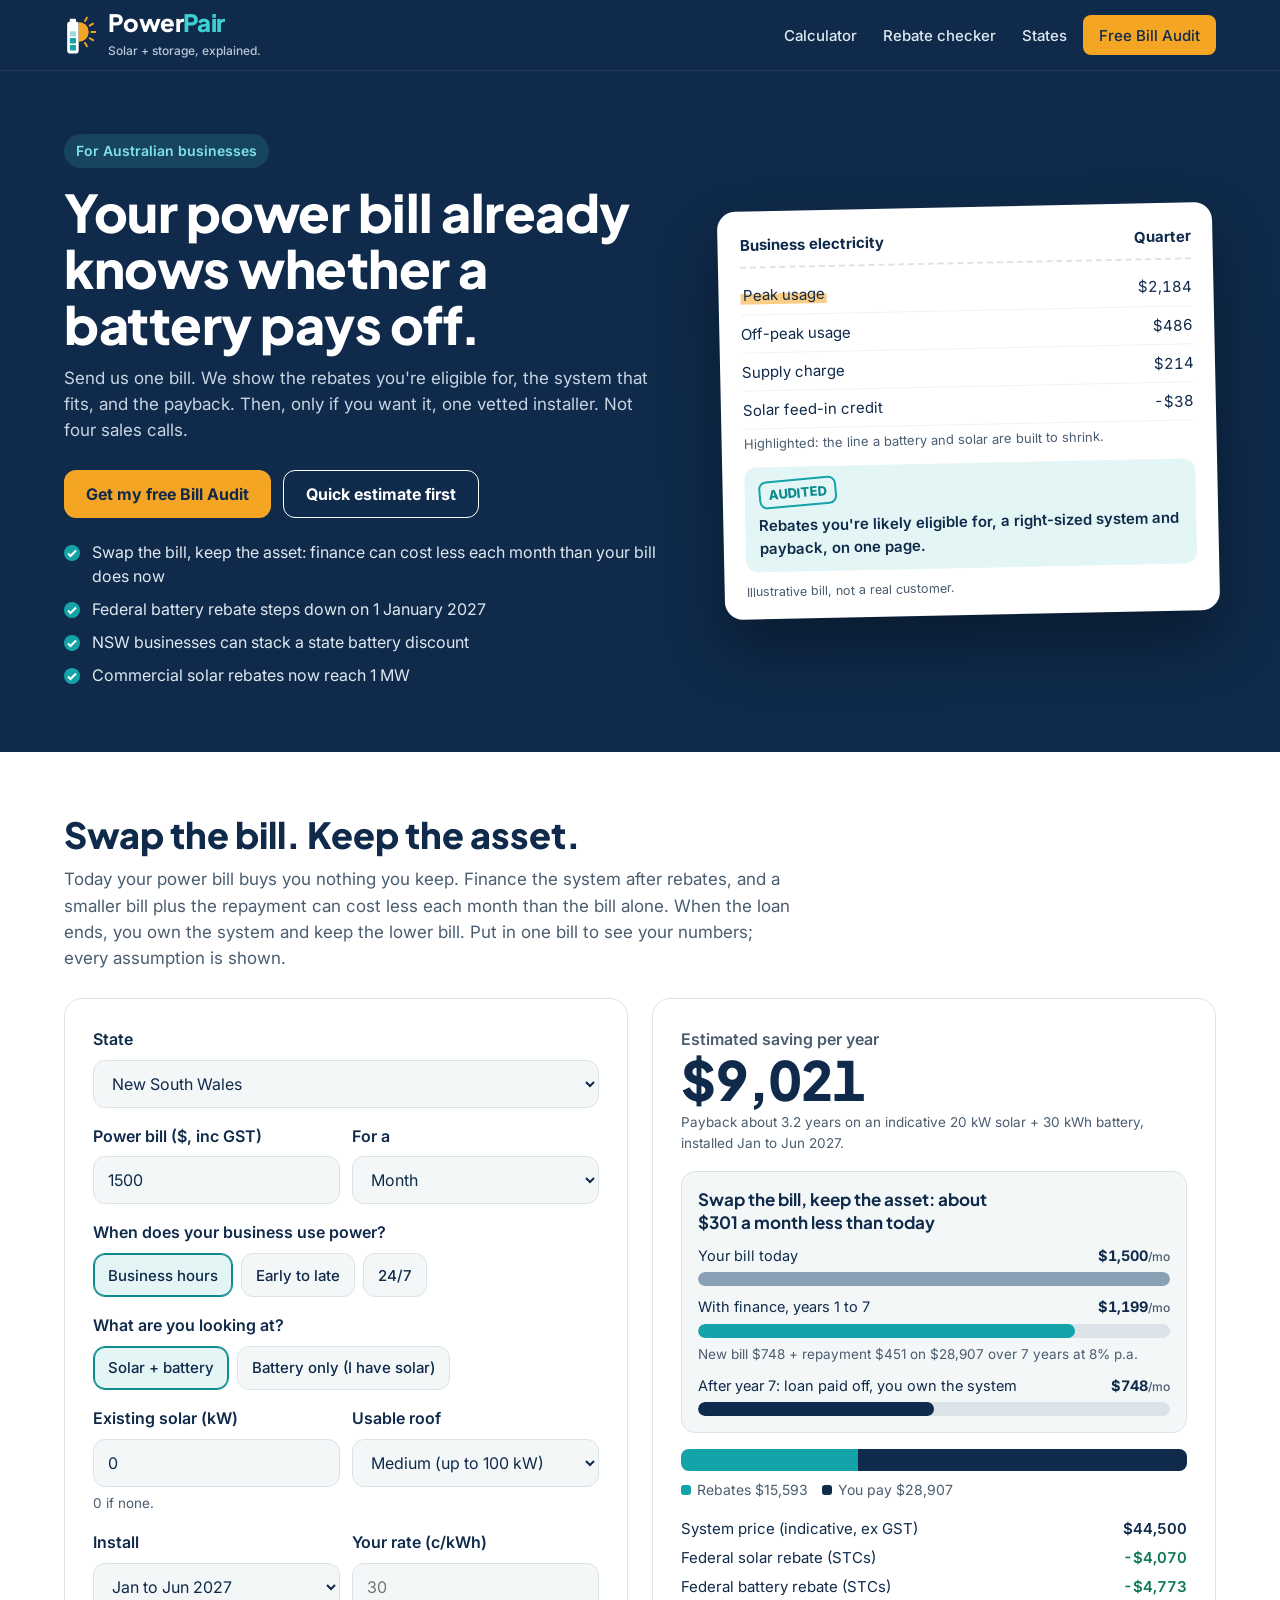
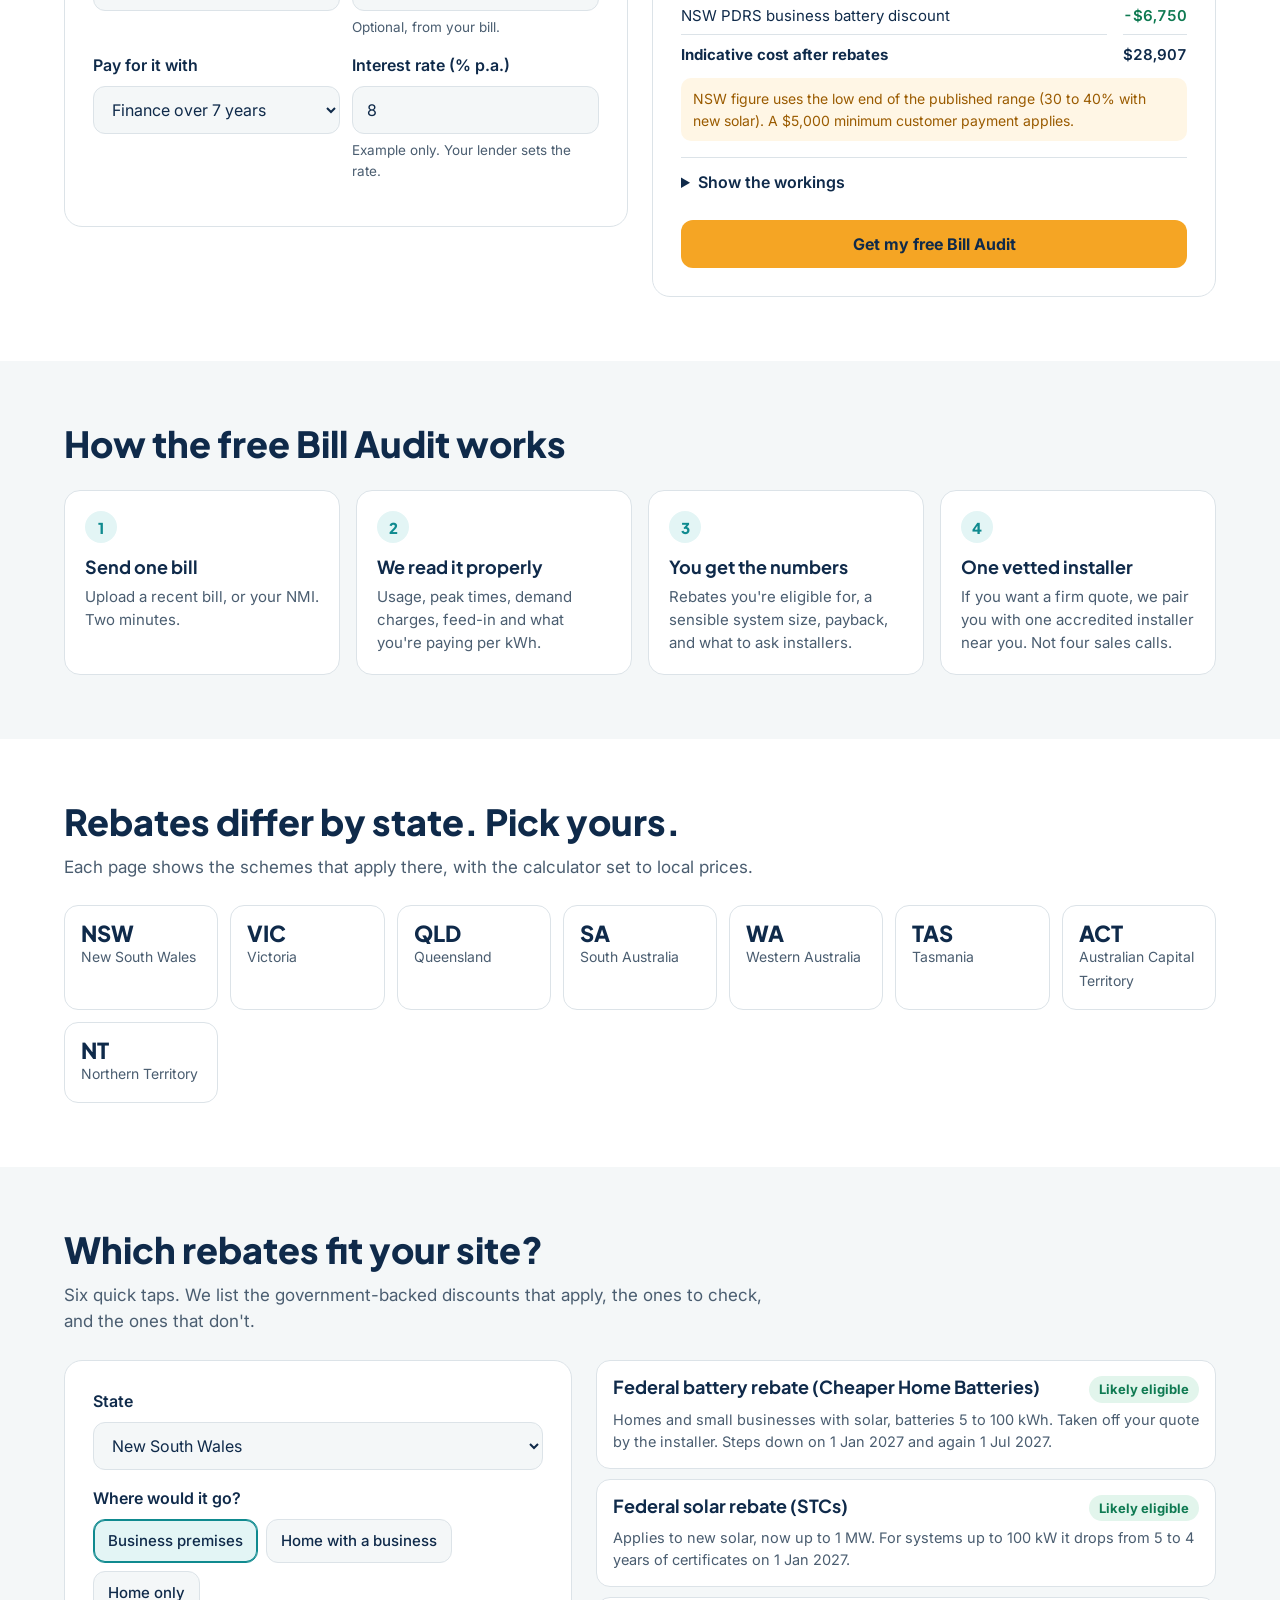
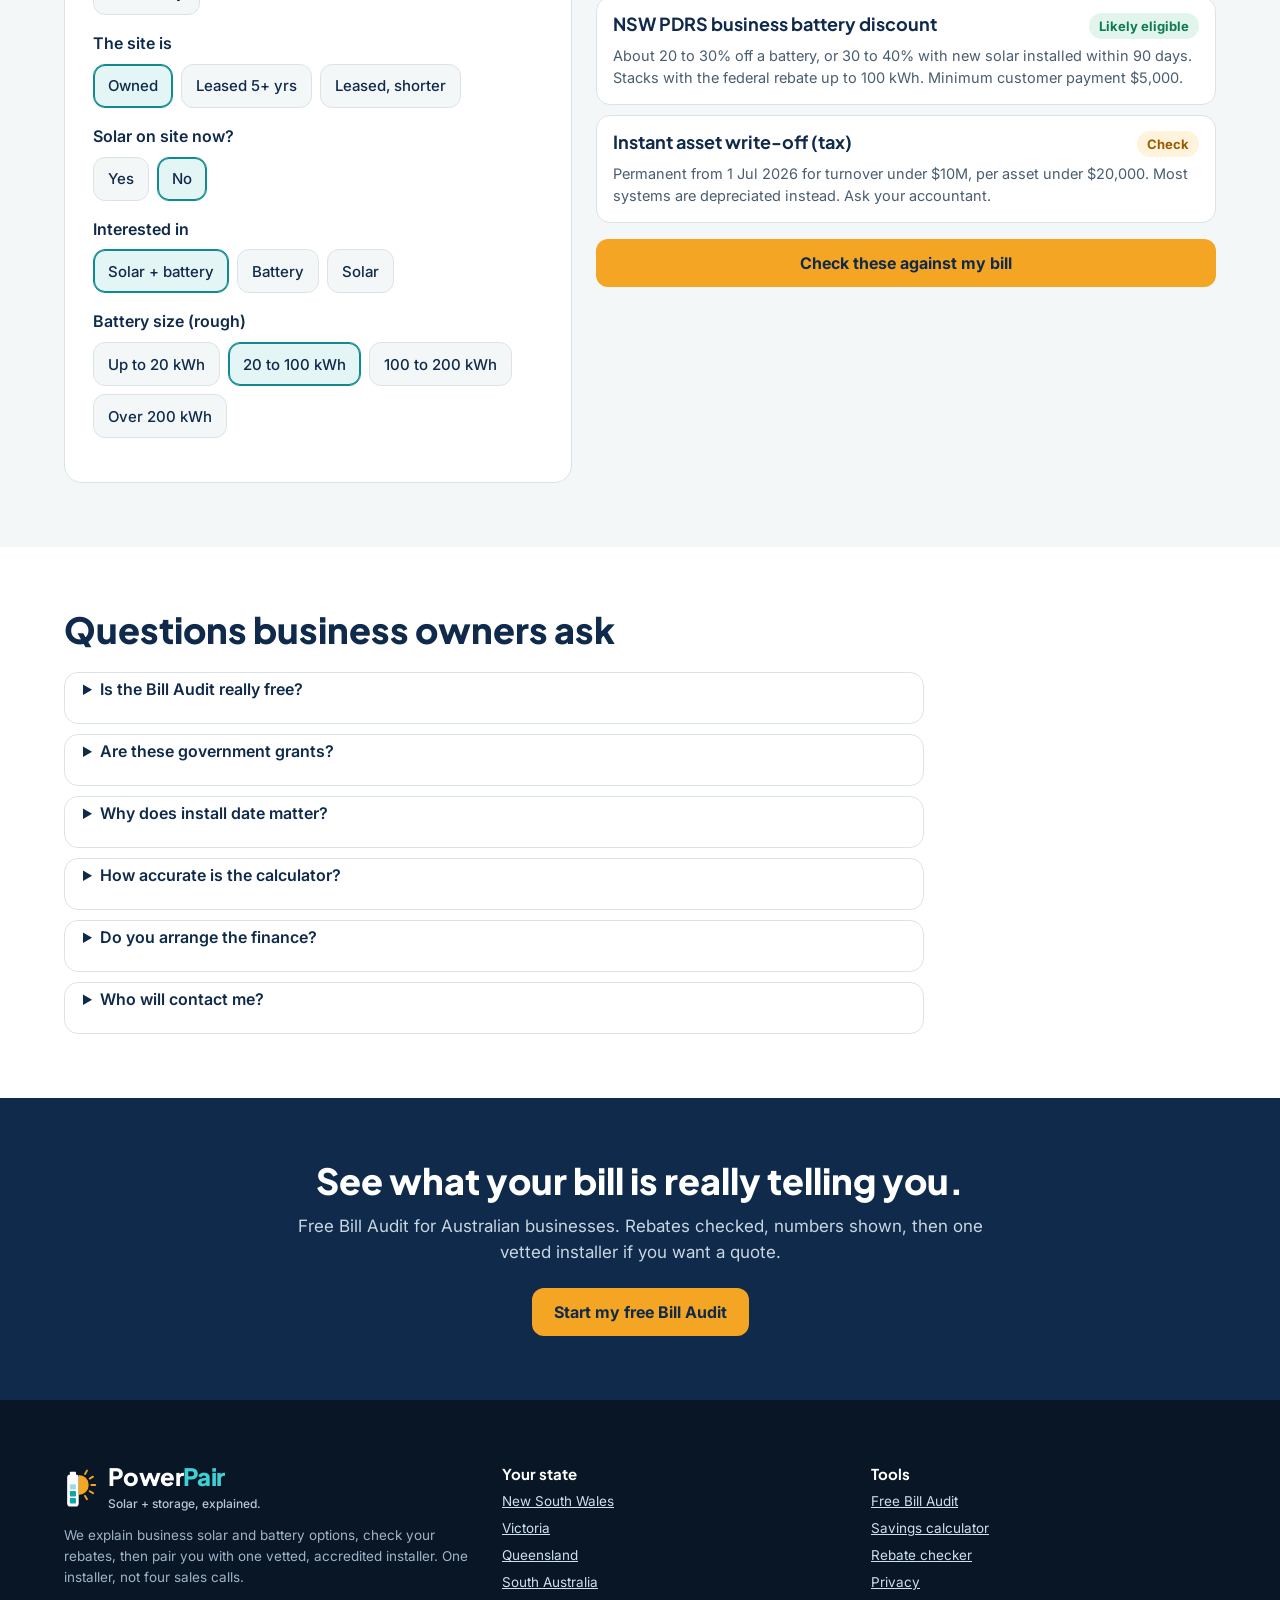
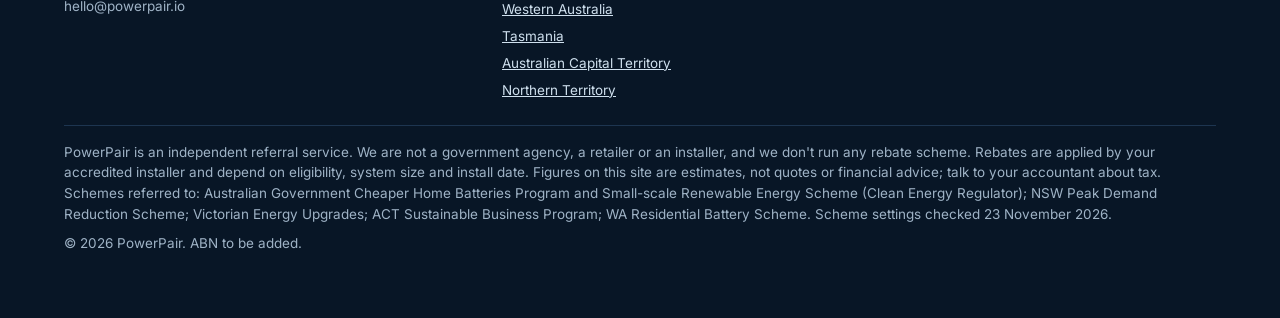
<file: public/index.html>
<!DOCTYPE html>
<html lang="en-AU"><head>
<meta charset="utf-8"><meta name="viewport" content="width=device-width,initial-scale=1">
<title>PowerPair | Free Bill Audit for business solar and batteries</title>
<meta name="description" content="Upload a power bill. See the government-backed rebates your business is eligible for, a right-sized solar and battery system, and payback. Then one vetted installer.">
<link rel="canonical" href="https://powerpair.io/">
<meta property="og:title" content="PowerPair | Free Bill Audit for business solar and batteries"><meta property="og:description" content="Upload a power bill. See the government-backed rebates your business is eligible for, a right-sized solar and battery system, and payback. Then one vetted installer."><meta property="og:type" content="website">
<link rel="icon" href="favicon.svg" type="image/svg+xml">
<link rel="preconnect" href="https://fonts.googleapis.com"><link rel="preconnect" href="https://fonts.gstatic.com" crossorigin>
<link href="https://fonts.googleapis.com/css2?family=Plus+Jakarta+Sans:wght@700;800&family=Inter:wght@400;500;600;700&display=swap" rel="stylesheet">
<link rel="stylesheet" href="site.css">
</head><body>
<nav class="nav"><div class="wrap">
<a class="logo" href="index.html"><svg aria-hidden="true" width="34" height="40" viewBox="12 4 88 104"><rect x="27" y="14" width="16" height="9" rx="2" fill="#fff"/><rect x="20" y="21" width="30" height="83" rx="8" fill="#fff"/><rect x="27" y="82" width="16" height="14" rx="2.5" fill="#13A3A8"/><rect x="27" y="64" width="16" height="14" rx="2.5" fill="#13A3A8"/><rect x="27" y="46" width="16" height="14" rx="2.5" fill="#13A3A8" fill-opacity=".4"/><path d="M50 22A26 26 0 0 1 50 74Z" fill="#F5A524"/><g stroke="#F5A524" stroke-width="5" stroke-linecap="round"><line x1="66.5" y1="19.4" x2="71.5" y2="10.8"/><line x1="78.6" y1="31.5" x2="87.2" y2="26.5"/><line x1="83" y1="48" x2="93" y2="48"/><line x1="78.6" y1="64.5" x2="87.2" y2="69.5"/><line x1="66.5" y1="76.6" x2="71.5" y2="85.2"/></g></svg><div><b>Power<span>Pair</span></b><small>Solar + storage, explained.</small></div></a>
<div class="navlinks"><a href="index.html#calculator">Calculator</a><a href="index.html#checker">Rebate checker</a><a href="index.html#states">States</a><a class="btn cta" href="audit.html">Free Bill Audit</a></div>
</div></nav>
<header class="band hero"><div class="wrap grid">
<div><span class="kicker">For Australian businesses</span>
<h1>Your power bill already knows whether a battery pays off.</h1>
<p class="sub">Send us one bill. We show the rebates you're eligible for, the system that fits, and the payback. Then, only if you want it, one vetted installer. Not four sales calls.</p>
<div class="ctas"><a class="btn cta" href="audit.html">Get my free Bill Audit</a><a class="btn ghost" href="#calculator">Quick estimate first</a></div>
<ul class="ticks"><li>Swap the bill, keep the asset: finance can cost less each month than your bill does now</li><li>Federal battery rebate steps down on 1 January 2027</li><li>NSW businesses can stack a state battery discount</li><li>Commercial solar rebates now reach 1 MW</li></ul></div>
<div class="bill" aria-label="Example of a business power bill being audited">
<div class="hd"><span>Business electricity</span><span>Quarter</span></div>
<div class="row"><span><mark>Peak usage</mark></span><span>$2,184</span></div>
<div class="row"><span>Off-peak usage</span><span>$486</span></div>
<div class="row"><span>Supply charge</span><span>$214</span></div>
<div class="row"><span>Solar feed-in credit</span><span>-$38</span></div>
<p class="note">Highlighted: the line a battery and solar are built to shrink.</p>
<div class="verdict"><span class="stamp">AUDITED</span><br>Rebates you're likely eligible for, a right-sized system and payback, on one page.</div>
<p class="pp-fine" style="color:#4a5d70">Illustrative bill, not a real customer.</p></div>
</div></header>
<section class="band" id="calculator"><div class="wrap">
<h2>Swap the bill. Keep the asset.</h2>
<p class="sub">Today your power bill buys you nothing you keep. Finance the system after rebates, and a smaller bill plus the repayment can cost less each month than the bill alone. When the loan ends, you own the system and keep the lower bill. Put in one bill to see your numbers; every assumption is shown.</p>
<div class="calc">
<form class="card" id="calc-form">
<div class="f"><label for="state">State</label><select id="state" name="state"><option value="NSW" selected>New South Wales</option><option value="VIC">Victoria</option><option value="QLD">Queensland</option><option value="SA">South Australia</option><option value="WA">Western Australia</option><option value="TAS">Tasmania</option><option value="ACT">Australian Capital Territory</option><option value="NT">Northern Territory</option></select></div>
<div class="two"><div class="f"><label for="bill">Power bill ($, inc GST)</label><input id="bill" name="bill" type="number" inputmode="numeric" min="0" step="50" value="1500"></div>
<div class="f"><label for="period">For a</label><select id="period" name="period"><option value="m">Month</option><option value="q">Quarter</option></select></div></div>
<fieldset class="f"><legend>When does your business use power?</legend><div class="opts"><input type="radio" id="hours-day" name="hours" value="day" checked><label for="hours-day">Business hours</label><input type="radio" id="hours-ext" name="hours" value="ext"><label for="hours-ext">Early to late</label><input type="radio" id="hours-all" name="hours" value="all"><label for="hours-all">24/7</label></div></fieldset>
<fieldset class="f"><legend>What are you looking at?</legend><div class="opts"><input type="radio" id="scope-both" name="scope" value="both" checked><label for="scope-both">Solar + battery</label><input type="radio" id="scope-batt" name="scope" value="batt"><label for="scope-batt">Battery only (I have solar)</label></div></fieldset>
<div class="two"><div class="f"><label for="solar">Existing solar (kW)</label><input id="solar" name="solar" type="number" inputmode="numeric" min="0" step="1" value="0"><p class="hint">0 if none.</p></div>
<div class="f"><label for="roof">Usable roof</label><select id="roof" name="roof"><option value="s">Small (up to 30 kW)</option><option value="m" selected>Medium (up to 100 kW)</option><option value="l">Large (up to 200 kW)</option><option value="xl">Very large (200 kW+)</option></select></div></div>
<div class="two"><div class="f"><label for="when">Install</label><select id="when" name="when"><option value="2026">By 31 Dec 2026</option><option value="2027a" selected>Jan to Jun 2027</option><option value="2027b">Jul to Dec 2027</option></select></div>
<div class="f"><label for="rate">Your rate (c/kWh)</label><input id="rate" name="rate" type="number" inputmode="decimal" min="5" max="80" step="0.5" placeholder="30"><p class="hint">Optional, from your bill.</p></div></div>
<div class="two"><div class="f"><label for="term">Pay for it with</label><select id="term" name="term"><option value="0">Cash</option><option value="5">Finance over 5 years</option><option value="7" selected>Finance over 7 years</option><option value="10">Finance over 10 years</option></select></div>
<div class="f"><label for="apr">Interest rate (% p.a.)</label><input id="apr" name="apr" type="number" inputmode="decimal" min="0" max="20" step="0.1" value="8"><p class="hint">Example only. Your lender sets the rate.</p></div></div>
</form>
<div class="card result" id="calc-out" aria-live="polite"></div>
</div></div></section>
<section class="band alt"><div class="wrap">
<h2>How the free Bill Audit works</h2>
<div class="steps">
<div class="step"><i>1</i><h3>Send one bill</h3><p>Upload a recent bill, or your NMI. Two minutes.</p></div>
<div class="step"><i>2</i><h3>We read it properly</h3><p>Usage, peak times, demand charges, feed-in and what you're paying per kWh.</p></div>
<div class="step"><i>3</i><h3>You get the numbers</h3><p>Rebates you're eligible for, a sensible system size, payback, and what to ask installers.</p></div>
<div class="step"><i>4</i><h3>One vetted installer</h3><p>If you want a firm quote, we pair you with one accredited installer near you. Not four sales calls.</p></div>
</div></div></section>
<section class="band" id="states"><div class="wrap"><h2>Rebates differ by state. Pick yours.</h2><p class="sub">Each page shows the schemes that apply there, with the calculator set to local prices.</p><div class="states"><a href="nsw.html"><b>NSW</b><span>New South Wales</span></a><a href="vic.html"><b>VIC</b><span>Victoria</span></a><a href="qld.html"><b>QLD</b><span>Queensland</span></a><a href="sa.html"><b>SA</b><span>South Australia</span></a><a href="wa.html"><b>WA</b><span>Western Australia</span></a><a href="tas.html"><b>TAS</b><span>Tasmania</span></a><a href="act.html"><b>ACT</b><span>Australian Capital Territory</span></a><a href="nt.html"><b>NT</b><span>Northern Territory</span></a></div></div></section>
<section class="band alt" id="checker"><div class="wrap">
<h2>Which rebates fit your site?</h2>
<p class="sub">Six quick taps. We list the government-backed discounts that apply, the ones to check, and the ones that don't.</p>
<div class="chk">
<form class="card" id="chk-form">
<div class="f"><label for="c-state">State</label><select id="c-state" name="state"><option value="NSW" selected>New South Wales</option><option value="VIC">Victoria</option><option value="QLD">Queensland</option><option value="SA">South Australia</option><option value="WA">Western Australia</option><option value="TAS">Tasmania</option><option value="ACT">Australian Capital Territory</option><option value="NT">Northern Territory</option></select></div>
<fieldset class="f"><legend>Where would it go?</legend><div class="opts"><input type="radio" id="site-business" name="site" value="business" checked><label for="site-business">Business premises</label><input type="radio" id="site-homebiz" name="site" value="homebiz"><label for="site-homebiz">Home with a business</label><input type="radio" id="site-home" name="site" value="home"><label for="site-home">Home only</label></div></fieldset>
<fieldset class="f"><legend>The site is</legend><div class="opts"><input type="radio" id="own-own" name="own" value="own" checked><label for="own-own">Owned</label><input type="radio" id="own-long" name="own" value="long"><label for="own-long">Leased 5+ yrs</label><input type="radio" id="own-short" name="own" value="short"><label for="own-short">Leased, shorter</label></div></fieldset>
<fieldset class="f"><legend>Solar on site now?</legend><div class="opts"><input type="radio" id="solar-yes" name="solar" value="yes"><label for="solar-yes">Yes</label><input type="radio" id="solar-no" name="solar" value="no" checked><label for="solar-no">No</label></div></fieldset>
<fieldset class="f"><legend>Interested in</legend><div class="opts"><input type="radio" id="plan-both" name="plan" value="both" checked><label for="plan-both">Solar + battery</label><input type="radio" id="plan-batt" name="plan" value="batt"><label for="plan-batt">Battery</label><input type="radio" id="plan-solar" name="plan" value="solar"><label for="plan-solar">Solar</label></div></fieldset>
<fieldset class="f"><legend>Battery size (rough)</legend><div class="opts"><input type="radio" id="size-s" name="size" value="s"><label for="size-s">Up to 20 kWh</label><input type="radio" id="size-m" name="size" value="m" checked><label for="size-m">20 to 100 kWh</label><input type="radio" id="size-l" name="size" value="l"><label for="size-l">100 to 200 kWh</label><input type="radio" id="size-xl" name="size" value="xl"><label for="size-xl">Over 200 kWh</label></div></fieldset>
</form>
<div class="schemes" id="chk-out" aria-live="polite"></div>
</div></div></section>
<section class="band"><div class="wrap"><h2>Questions business owners ask</h2><div class="faq"><details><summary>Is the Bill Audit really free?</summary><p>Yes. You get your numbers whether or not you go ahead. If you ask for a quote, the installer we pair you with pays us a referral fee; it does not change your price.</p></details><details><summary>Are these government grants?</summary><p>No. They are government-backed rebates and discounts. Your accredited installer takes them off the quote. Nobody applies for a cash grant, and anyone who says otherwise is worth avoiding.</p></details><details><summary>Why does install date matter?</summary><p>The federal battery rebate is set by the install date, not the order date. It steps down on 1 January 2027 and again on 1 July 2027. Small solar systems also drop from 5 to 4 years of certificates on 1 January 2027.</p></details><details><summary>How accurate is the calculator?</summary><p>It is a first estimate from one number. The Bill Audit uses your actual usage, tariff and demand charges, and an installer quote is the final word.</p></details><details><summary>Do you arrange the finance?</summary><p>No. We show what a loan could look like so you can compare it with your bill. Your bank, an equipment financier or the installer&#x27;s finance partner sets the actual rate, fees and approval. Ask about green or CEFC-backed business loans, which can carry a discount. &quot;Keep the asset&quot; applies to a loan or chattel mortgage, where your business owns the system. Under a power purchase agreement or rental, the provider owns it.</p></details><details><summary>Who will contact me?</summary><p>PowerPair first, to check the details. Then one accredited installer, only if you ask for a quote.</p></details></div></div></section>
<section class="band cta-band"><div class="wrap">
<h2>See what your bill is really telling you.</h2>
<p class="sub">Free Bill Audit for Australian businesses. Rebates checked, numbers shown, then one vetted installer if you want a quote.</p>
<a class="btn cta" href="audit.html">Start my free Bill Audit</a></div></section>
<footer class="band"><div class="wrap">
<div class="cols">
<div><a class="logo" href="index.html"><svg aria-hidden="true" width="34" height="40" viewBox="12 4 88 104"><rect x="27" y="14" width="16" height="9" rx="2" fill="#fff"/><rect x="20" y="21" width="30" height="83" rx="8" fill="#fff"/><rect x="27" y="82" width="16" height="14" rx="2.5" fill="#13A3A8"/><rect x="27" y="64" width="16" height="14" rx="2.5" fill="#13A3A8"/><rect x="27" y="46" width="16" height="14" rx="2.5" fill="#13A3A8" fill-opacity=".4"/><path d="M50 22A26 26 0 0 1 50 74Z" fill="#F5A524"/><g stroke="#F5A524" stroke-width="5" stroke-linecap="round"><line x1="66.5" y1="19.4" x2="71.5" y2="10.8"/><line x1="78.6" y1="31.5" x2="87.2" y2="26.5"/><line x1="83" y1="48" x2="93" y2="48"/><line x1="78.6" y1="64.5" x2="87.2" y2="69.5"/><line x1="66.5" y1="76.6" x2="71.5" y2="85.2"/></g></svg><div><b>Power<span>Pair</span></b><small>Solar + storage, explained.</small></div></a>
<p style="margin-top:12px">We explain business solar and battery options, check your rebates, then pair you with one vetted, accredited installer. One installer, not four sales calls.</p>
<p style="margin-top:8px">hello@powerpair.io</p></div>
<div><h3>Your state</h3><ul><li><a href="nsw.html">New South Wales</a></li><li><a href="vic.html">Victoria</a></li><li><a href="qld.html">Queensland</a></li><li><a href="sa.html">South Australia</a></li><li><a href="wa.html">Western Australia</a></li><li><a href="tas.html">Tasmania</a></li><li><a href="act.html">Australian Capital Territory</a></li><li><a href="nt.html">Northern Territory</a></li></ul></div>
<div><h3>Tools</h3><ul><li><a href="audit.html">Free Bill Audit</a></li><li><a href="index.html#calculator">Savings calculator</a></li><li><a href="index.html#checker">Rebate checker</a></li><li><a href="privacy.html">Privacy</a></li></ul></div>
</div>
<div class="legal">
<p>PowerPair is an independent referral service. We are not a government agency, a retailer or an installer, and we don't run any rebate scheme. Rebates are applied by your accredited installer and depend on eligibility, system size and install date. Figures on this site are estimates, not quotes or financial advice; talk to your accountant about tax. Schemes referred to: Australian Government Cheaper Home Batteries Program and Small-scale Renewable Energy Scheme (Clean Energy Regulator); NSW Peak Demand Reduction Scheme; Victorian Energy Upgrades; ACT Sustainable Business Program; WA Residential Battery Scheme. Scheme settings checked 23 November 2026.</p>
<p style="margin-top:8px">© 2026 PowerPair. ABN to be added.</p></div>
</div></footer>
<script src="site.js"></script>
</body></html>
</file>
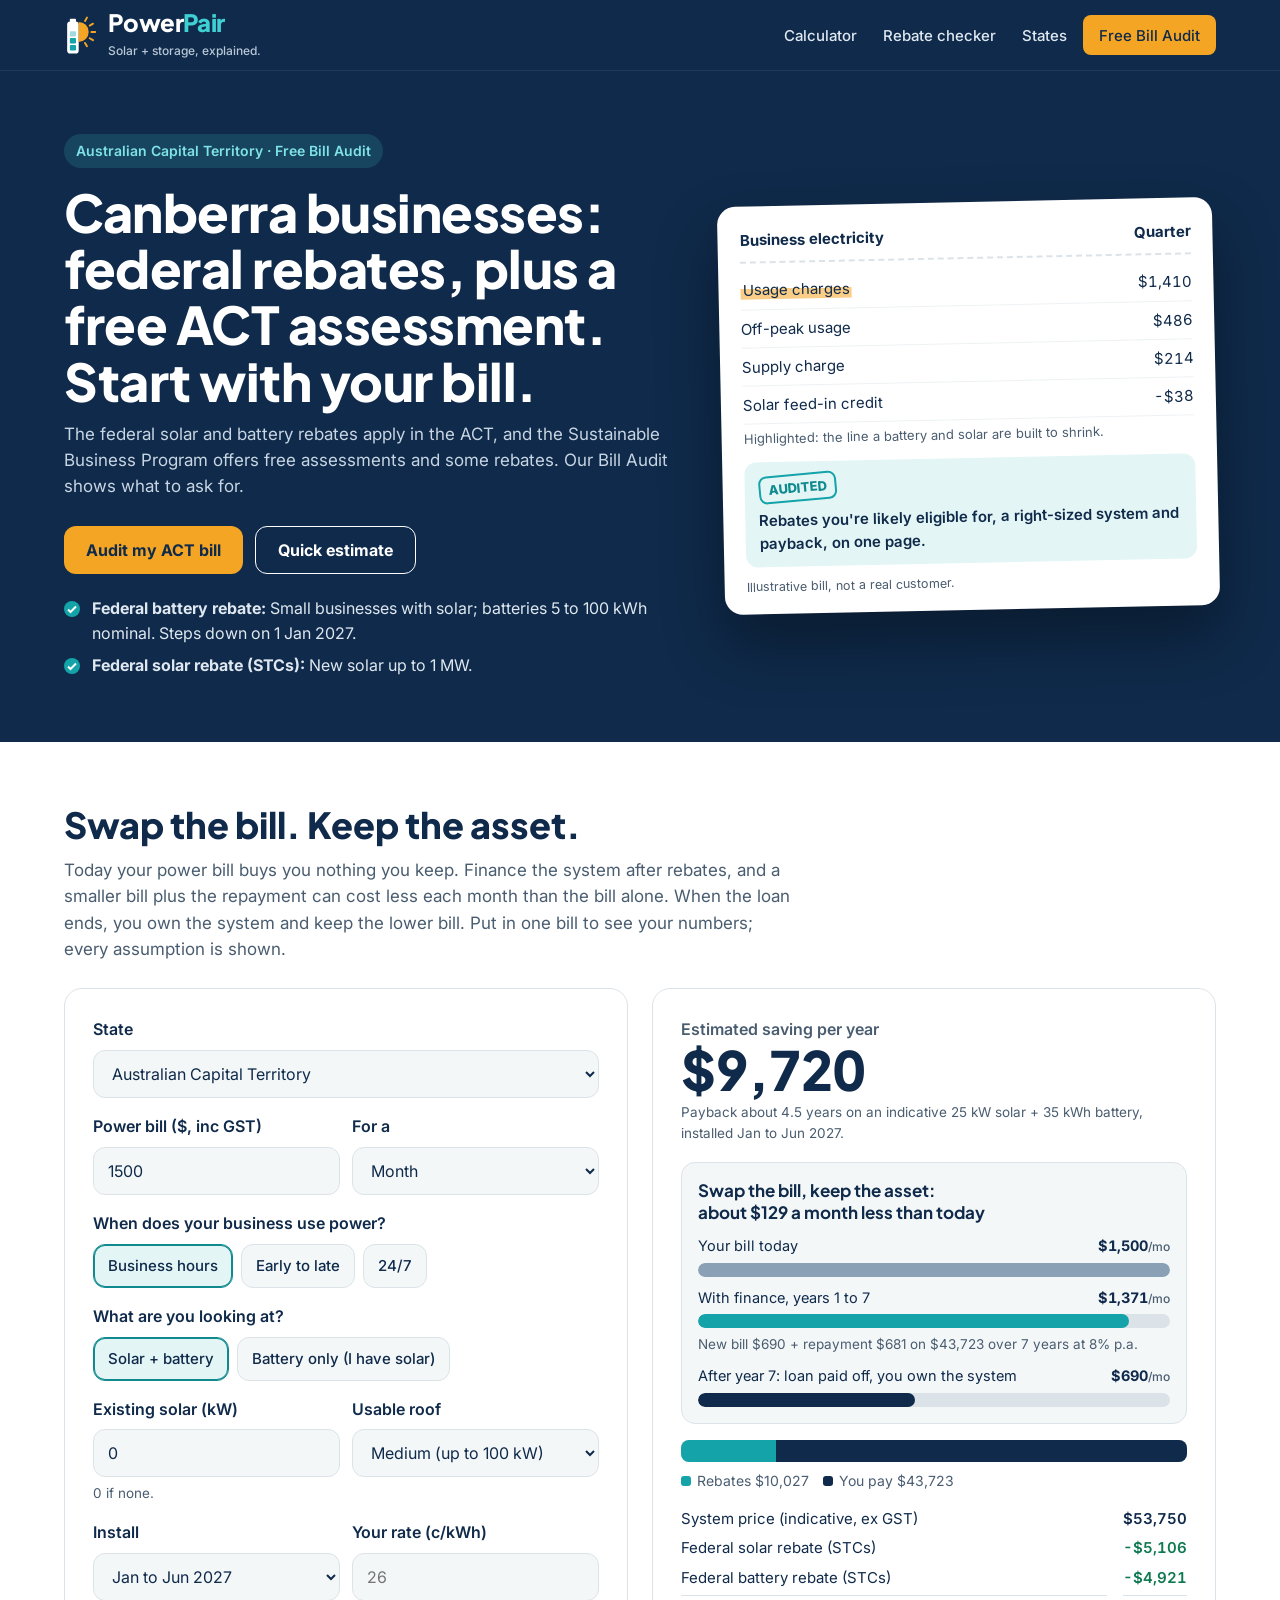
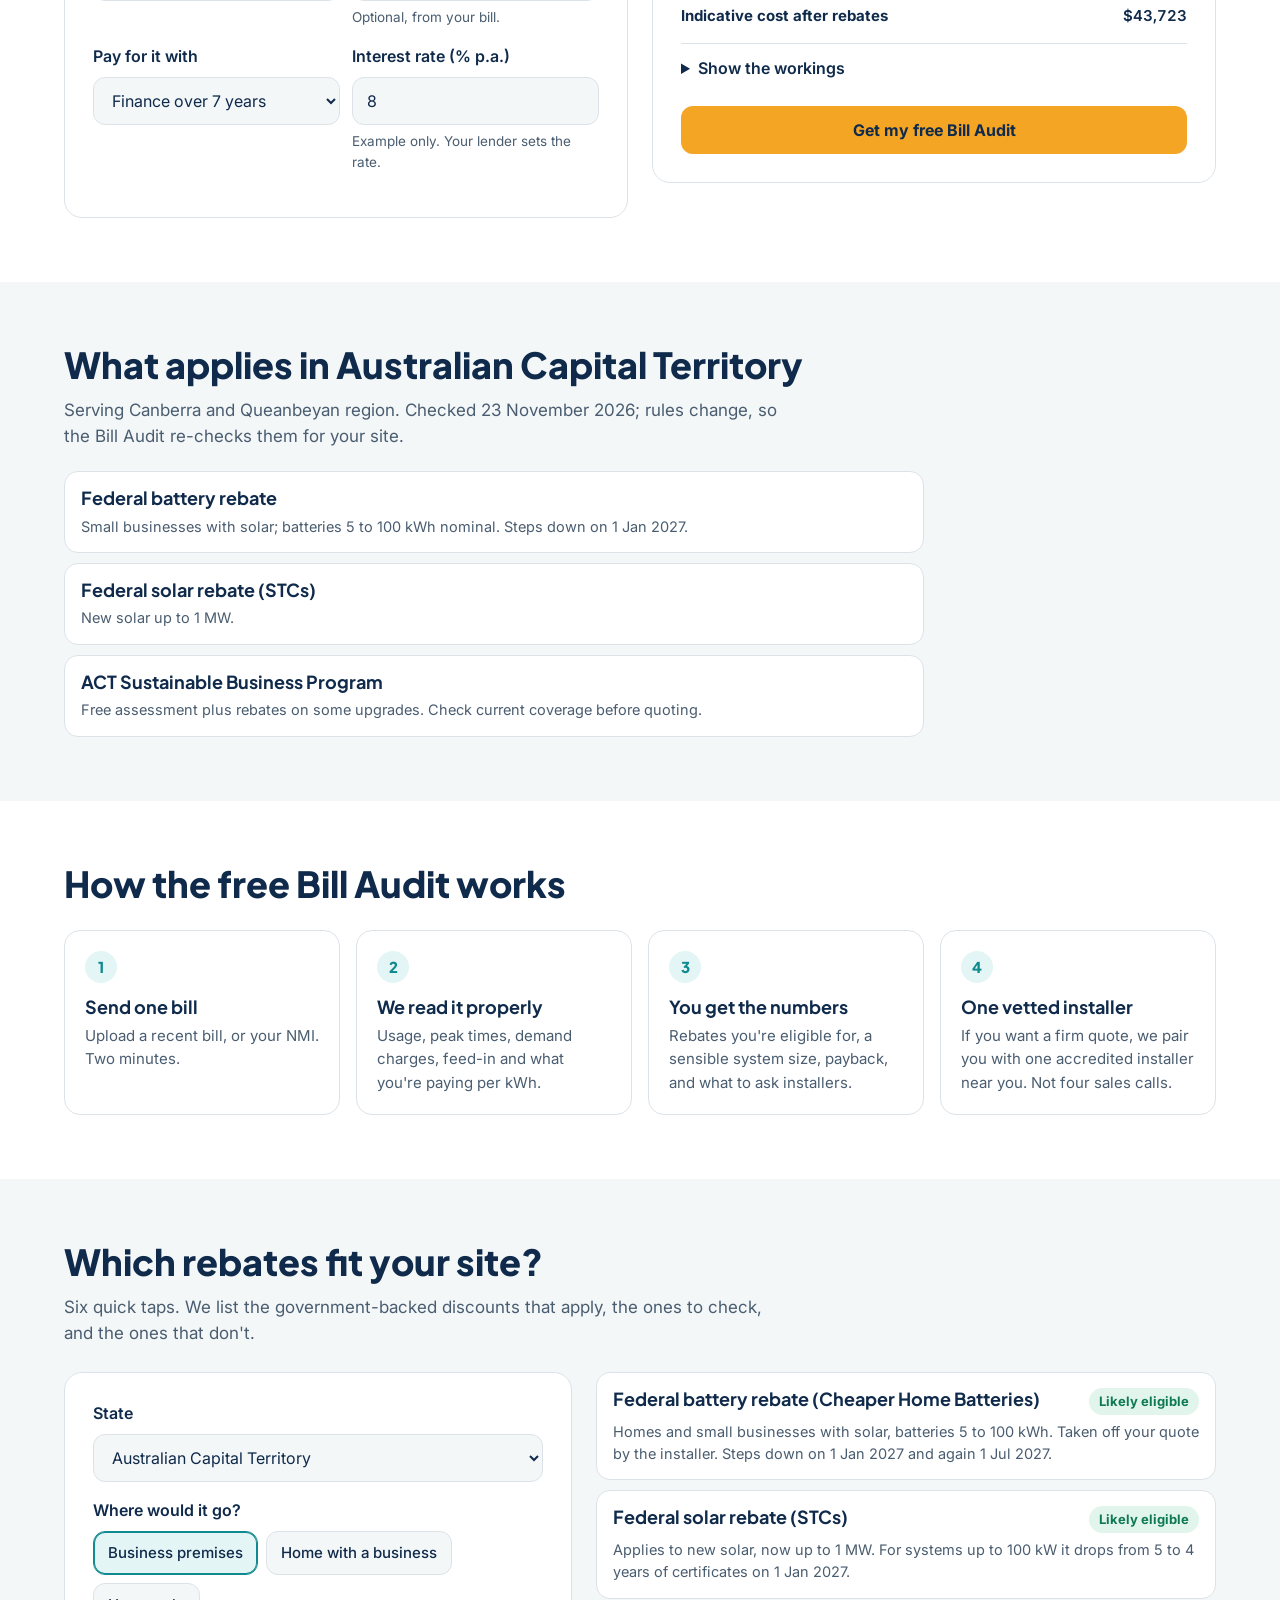
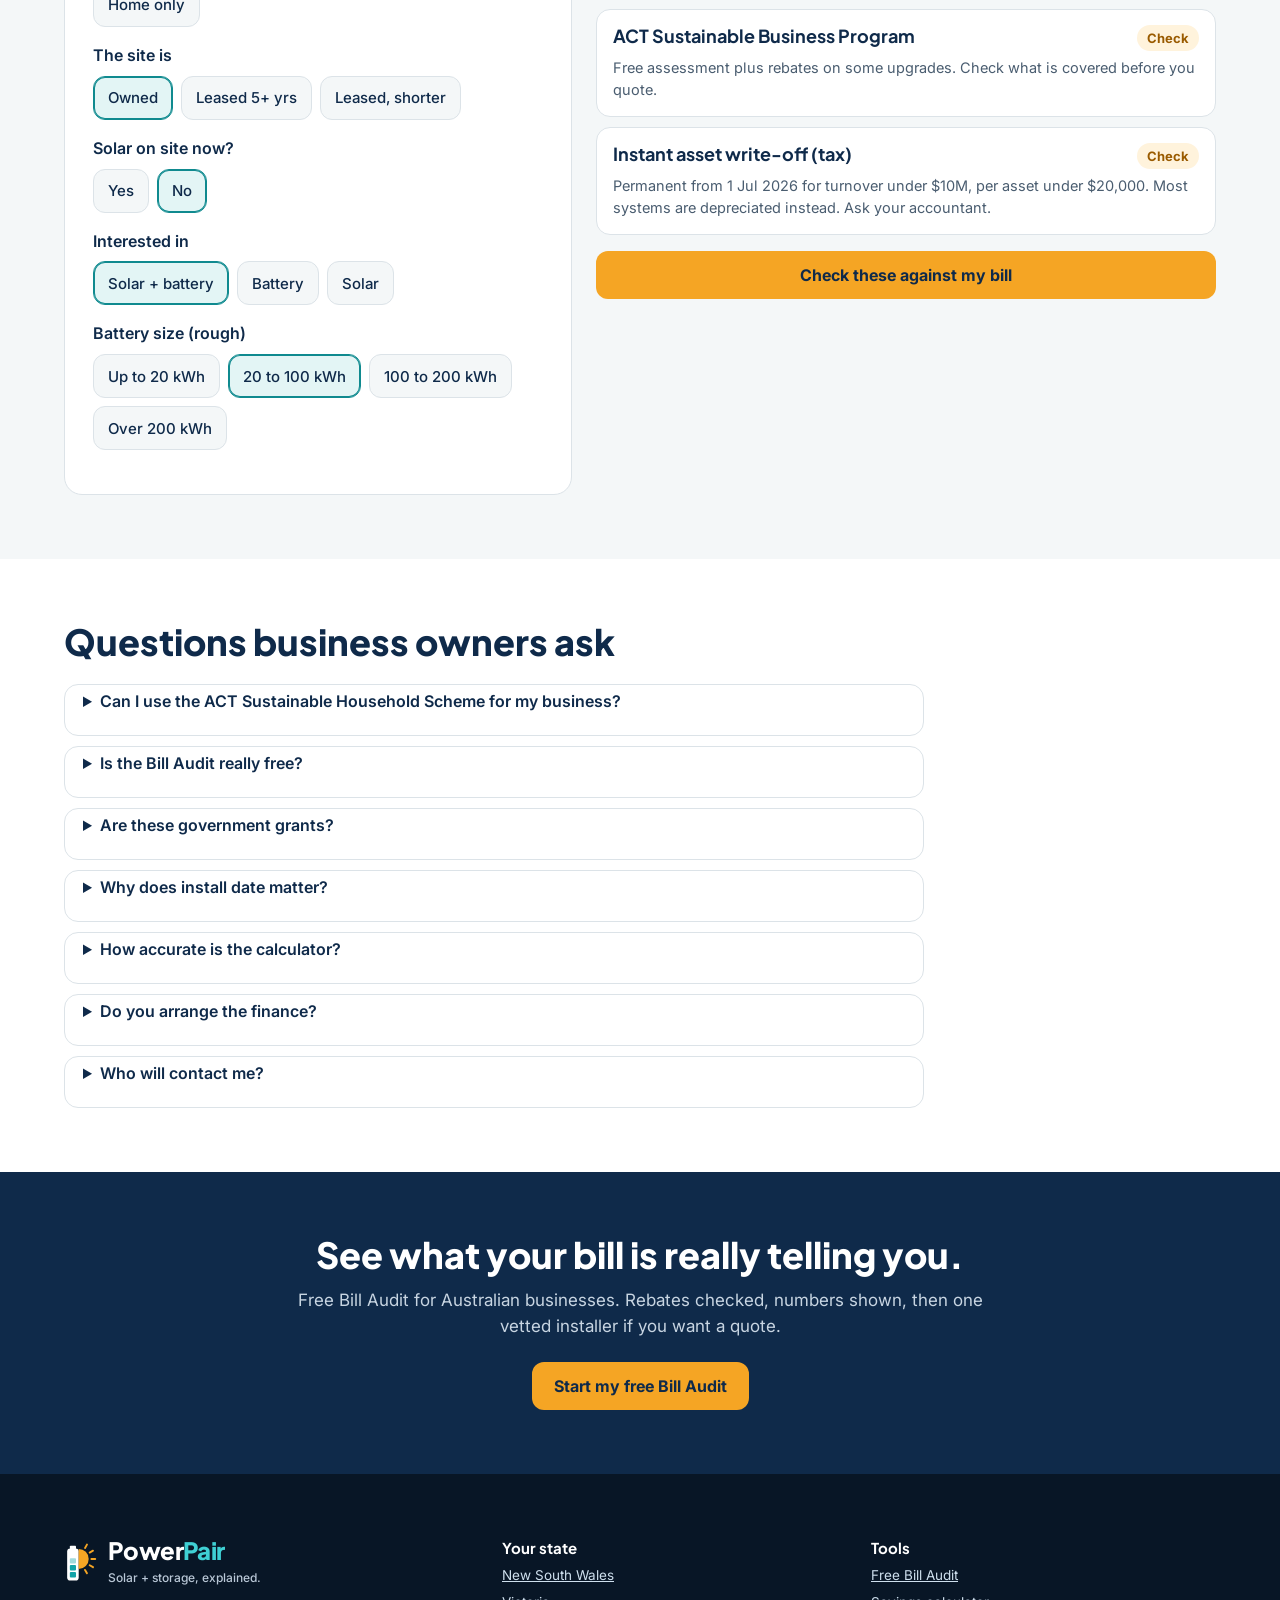
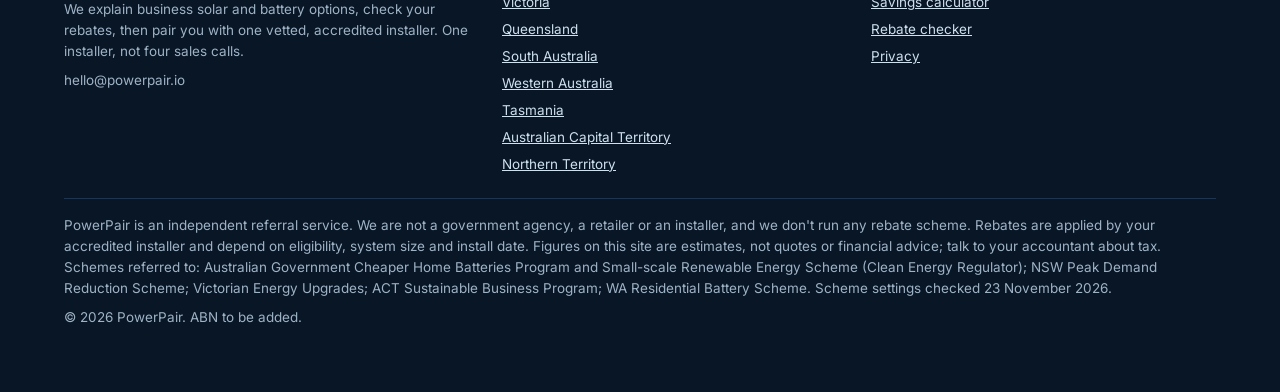
<file: public/act.html>
<!DOCTYPE html>
<html lang="en-AU"><head>
<meta charset="utf-8"><meta name="viewport" content="width=device-width,initial-scale=1">
<title>ACT Business Bill Audit | Solar and battery rebates | PowerPair</title>
<meta name="description" content="Free Bill Audit for Australian Capital Territory businesses. See which solar and battery rebates apply, a right-sized system and payback. Canberra and Queanbeyan region.">
<link rel="canonical" href="https://powerpair.io/act.html">
<meta property="og:title" content="ACT Business Bill Audit | Solar and battery rebates | PowerPair"><meta property="og:description" content="Free Bill Audit for Australian Capital Territory businesses. See which solar and battery rebates apply, a right-sized system and payback. Canberra and Queanbeyan region."><meta property="og:type" content="website">
<link rel="icon" href="favicon.svg" type="image/svg+xml">
<link rel="preconnect" href="https://fonts.googleapis.com"><link rel="preconnect" href="https://fonts.gstatic.com" crossorigin>
<link href="https://fonts.googleapis.com/css2?family=Plus+Jakarta+Sans:wght@700;800&family=Inter:wght@400;500;600;700&display=swap" rel="stylesheet">
<link rel="stylesheet" href="site.css">
</head><body>
<nav class="nav"><div class="wrap">
<a class="logo" href="index.html"><svg aria-hidden="true" width="34" height="40" viewBox="12 4 88 104"><rect x="27" y="14" width="16" height="9" rx="2" fill="#fff"/><rect x="20" y="21" width="30" height="83" rx="8" fill="#fff"/><rect x="27" y="82" width="16" height="14" rx="2.5" fill="#13A3A8"/><rect x="27" y="64" width="16" height="14" rx="2.5" fill="#13A3A8"/><rect x="27" y="46" width="16" height="14" rx="2.5" fill="#13A3A8" fill-opacity=".4"/><path d="M50 22A26 26 0 0 1 50 74Z" fill="#F5A524"/><g stroke="#F5A524" stroke-width="5" stroke-linecap="round"><line x1="66.5" y1="19.4" x2="71.5" y2="10.8"/><line x1="78.6" y1="31.5" x2="87.2" y2="26.5"/><line x1="83" y1="48" x2="93" y2="48"/><line x1="78.6" y1="64.5" x2="87.2" y2="69.5"/><line x1="66.5" y1="76.6" x2="71.5" y2="85.2"/></g></svg><div><b>Power<span>Pair</span></b><small>Solar + storage, explained.</small></div></a>
<div class="navlinks"><a href="index.html#calculator">Calculator</a><a href="index.html#checker">Rebate checker</a><a href="index.html#states">States</a><a class="btn cta" href="audit.html">Free Bill Audit</a></div>
</div></nav>
<header class="band hero"><div class="wrap grid">
<div><span class="kicker">Australian Capital Territory · Free Bill Audit</span>
<h1>Canberra businesses: federal rebates, plus a free ACT assessment. Start with your bill.</h1>
<p class="sub">The federal solar and battery rebates apply in the ACT, and the Sustainable Business Program offers free assessments and some rebates. Our Bill Audit shows what to ask for.</p>
<div class="ctas"><a class="btn cta" href="audit.html?state=ACT">Audit my ACT bill</a><a class="btn ghost" href="#calculator">Quick estimate</a></div>
<ul class="ticks"><li><b>Federal battery rebate:</b> Small businesses with solar; batteries 5 to 100 kWh nominal. Steps down on 1 Jan 2027.</li><li><b>Federal solar rebate (STCs):</b> New solar up to 1 MW.</li></ul></div>
<div class="bill" aria-label="Example of a business power bill being audited">
<div class="hd"><span>Business electricity</span><span>Quarter</span></div>
<div class="row"><span><mark>Usage charges</mark></span><span>$1,410</span></div>
<div class="row"><span>Off-peak usage</span><span>$486</span></div>
<div class="row"><span>Supply charge</span><span>$214</span></div>
<div class="row"><span>Solar feed-in credit</span><span>-$38</span></div>
<p class="note">Highlighted: the line a battery and solar are built to shrink.</p>
<div class="verdict"><span class="stamp">AUDITED</span><br>Rebates you're likely eligible for, a right-sized system and payback, on one page.</div>
<p class="pp-fine" style="color:#4a5d70">Illustrative bill, not a real customer.</p></div>
</div></header>
<section class="band" id="calculator"><div class="wrap">
<h2>Swap the bill. Keep the asset.</h2>
<p class="sub">Today your power bill buys you nothing you keep. Finance the system after rebates, and a smaller bill plus the repayment can cost less each month than the bill alone. When the loan ends, you own the system and keep the lower bill. Put in one bill to see your numbers; every assumption is shown.</p>
<div class="calc">
<form class="card" id="calc-form">
<div class="f"><label for="state">State</label><select id="state" name="state"><option value="NSW">New South Wales</option><option value="VIC">Victoria</option><option value="QLD">Queensland</option><option value="SA">South Australia</option><option value="WA">Western Australia</option><option value="TAS">Tasmania</option><option value="ACT" selected>Australian Capital Territory</option><option value="NT">Northern Territory</option></select></div>
<div class="two"><div class="f"><label for="bill">Power bill ($, inc GST)</label><input id="bill" name="bill" type="number" inputmode="numeric" min="0" step="50" value="1500"></div>
<div class="f"><label for="period">For a</label><select id="period" name="period"><option value="m">Month</option><option value="q">Quarter</option></select></div></div>
<fieldset class="f"><legend>When does your business use power?</legend><div class="opts"><input type="radio" id="hours-day" name="hours" value="day" checked><label for="hours-day">Business hours</label><input type="radio" id="hours-ext" name="hours" value="ext"><label for="hours-ext">Early to late</label><input type="radio" id="hours-all" name="hours" value="all"><label for="hours-all">24/7</label></div></fieldset>
<fieldset class="f"><legend>What are you looking at?</legend><div class="opts"><input type="radio" id="scope-both" name="scope" value="both" checked><label for="scope-both">Solar + battery</label><input type="radio" id="scope-batt" name="scope" value="batt"><label for="scope-batt">Battery only (I have solar)</label></div></fieldset>
<div class="two"><div class="f"><label for="solar">Existing solar (kW)</label><input id="solar" name="solar" type="number" inputmode="numeric" min="0" step="1" value="0"><p class="hint">0 if none.</p></div>
<div class="f"><label for="roof">Usable roof</label><select id="roof" name="roof"><option value="s">Small (up to 30 kW)</option><option value="m" selected>Medium (up to 100 kW)</option><option value="l">Large (up to 200 kW)</option><option value="xl">Very large (200 kW+)</option></select></div></div>
<div class="two"><div class="f"><label for="when">Install</label><select id="when" name="when"><option value="2026">By 31 Dec 2026</option><option value="2027a" selected>Jan to Jun 2027</option><option value="2027b">Jul to Dec 2027</option></select></div>
<div class="f"><label for="rate">Your rate (c/kWh)</label><input id="rate" name="rate" type="number" inputmode="decimal" min="5" max="80" step="0.5" placeholder="30"><p class="hint">Optional, from your bill.</p></div></div>
<div class="two"><div class="f"><label for="term">Pay for it with</label><select id="term" name="term"><option value="0">Cash</option><option value="5">Finance over 5 years</option><option value="7" selected>Finance over 7 years</option><option value="10">Finance over 10 years</option></select></div>
<div class="f"><label for="apr">Interest rate (% p.a.)</label><input id="apr" name="apr" type="number" inputmode="decimal" min="0" max="20" step="0.1" value="8"><p class="hint">Example only. Your lender sets the rate.</p></div></div>
</form>
<div class="card result" id="calc-out" aria-live="polite"></div>
</div></div></section>
<section class="band alt"><div class="wrap"><h2>What applies in Australian Capital Territory</h2>
<p class="sub">Serving Canberra and Queanbeyan region. Checked 23 November 2026; rules change, so the Bill Audit re-checks them for your site.</p>
<div class="schemes" style="margin-top:22px;max-width:860px"><div class="scheme"><h3>Federal battery rebate</h3><p>Small businesses with solar; batteries 5 to 100 kWh nominal. Steps down on 1 Jan 2027.</p></div><div class="scheme"><h3>Federal solar rebate (STCs)</h3><p>New solar up to 1 MW.</p></div><div class="scheme"><h3>ACT Sustainable Business Program</h3><p>Free assessment plus rebates on some upgrades. Check current coverage before quoting.</p></div></div></div></section>
<section class="band"><div class="wrap">
<h2>How the free Bill Audit works</h2>
<div class="steps">
<div class="step"><i>1</i><h3>Send one bill</h3><p>Upload a recent bill, or your NMI. Two minutes.</p></div>
<div class="step"><i>2</i><h3>We read it properly</h3><p>Usage, peak times, demand charges, feed-in and what you're paying per kWh.</p></div>
<div class="step"><i>3</i><h3>You get the numbers</h3><p>Rebates you're eligible for, a sensible system size, payback, and what to ask installers.</p></div>
<div class="step"><i>4</i><h3>One vetted installer</h3><p>If you want a firm quote, we pair you with one accredited installer near you. Not four sales calls.</p></div>
</div></div></section>
<section class="band alt" id="checker"><div class="wrap">
<h2>Which rebates fit your site?</h2>
<p class="sub">Six quick taps. We list the government-backed discounts that apply, the ones to check, and the ones that don't.</p>
<div class="chk">
<form class="card" id="chk-form">
<div class="f"><label for="c-state">State</label><select id="c-state" name="state"><option value="NSW">New South Wales</option><option value="VIC">Victoria</option><option value="QLD">Queensland</option><option value="SA">South Australia</option><option value="WA">Western Australia</option><option value="TAS">Tasmania</option><option value="ACT" selected>Australian Capital Territory</option><option value="NT">Northern Territory</option></select></div>
<fieldset class="f"><legend>Where would it go?</legend><div class="opts"><input type="radio" id="site-business" name="site" value="business" checked><label for="site-business">Business premises</label><input type="radio" id="site-homebiz" name="site" value="homebiz"><label for="site-homebiz">Home with a business</label><input type="radio" id="site-home" name="site" value="home"><label for="site-home">Home only</label></div></fieldset>
<fieldset class="f"><legend>The site is</legend><div class="opts"><input type="radio" id="own-own" name="own" value="own" checked><label for="own-own">Owned</label><input type="radio" id="own-long" name="own" value="long"><label for="own-long">Leased 5+ yrs</label><input type="radio" id="own-short" name="own" value="short"><label for="own-short">Leased, shorter</label></div></fieldset>
<fieldset class="f"><legend>Solar on site now?</legend><div class="opts"><input type="radio" id="solar-yes" name="solar" value="yes"><label for="solar-yes">Yes</label><input type="radio" id="solar-no" name="solar" value="no" checked><label for="solar-no">No</label></div></fieldset>
<fieldset class="f"><legend>Interested in</legend><div class="opts"><input type="radio" id="plan-both" name="plan" value="both" checked><label for="plan-both">Solar + battery</label><input type="radio" id="plan-batt" name="plan" value="batt"><label for="plan-batt">Battery</label><input type="radio" id="plan-solar" name="plan" value="solar"><label for="plan-solar">Solar</label></div></fieldset>
<fieldset class="f"><legend>Battery size (rough)</legend><div class="opts"><input type="radio" id="size-s" name="size" value="s"><label for="size-s">Up to 20 kWh</label><input type="radio" id="size-m" name="size" value="m" checked><label for="size-m">20 to 100 kWh</label><input type="radio" id="size-l" name="size" value="l"><label for="size-l">100 to 200 kWh</label><input type="radio" id="size-xl" name="size" value="xl"><label for="size-xl">Over 200 kWh</label></div></fieldset>
</form>
<div class="schemes" id="chk-out" aria-live="polite"></div>
</div></div></section>
<section class="band"><div class="wrap"><h2>Questions business owners ask</h2><div class="faq"><details><summary>Can I use the ACT Sustainable Household Scheme for my business?</summary><p>That scheme is for households. Businesses use the Sustainable Business Program, plus the federal rebates.</p></details><details><summary>Is the Bill Audit really free?</summary><p>Yes. You get your numbers whether or not you go ahead. If you ask for a quote, the installer we pair you with pays us a referral fee; it does not change your price.</p></details><details><summary>Are these government grants?</summary><p>No. They are government-backed rebates and discounts. Your accredited installer takes them off the quote. Nobody applies for a cash grant, and anyone who says otherwise is worth avoiding.</p></details><details><summary>Why does install date matter?</summary><p>The federal battery rebate is set by the install date, not the order date. It steps down on 1 January 2027 and again on 1 July 2027. Small solar systems also drop from 5 to 4 years of certificates on 1 January 2027.</p></details><details><summary>How accurate is the calculator?</summary><p>It is a first estimate from one number. The Bill Audit uses your actual usage, tariff and demand charges, and an installer quote is the final word.</p></details><details><summary>Do you arrange the finance?</summary><p>No. We show what a loan could look like so you can compare it with your bill. Your bank, an equipment financier or the installer&#x27;s finance partner sets the actual rate, fees and approval. Ask about green or CEFC-backed business loans, which can carry a discount. &quot;Keep the asset&quot; applies to a loan or chattel mortgage, where your business owns the system. Under a power purchase agreement or rental, the provider owns it.</p></details><details><summary>Who will contact me?</summary><p>PowerPair first, to check the details. Then one accredited installer, only if you ask for a quote.</p></details></div></div></section>
<section class="band cta-band"><div class="wrap">
<h2>See what your bill is really telling you.</h2>
<p class="sub">Free Bill Audit for Australian businesses. Rebates checked, numbers shown, then one vetted installer if you want a quote.</p>
<a class="btn cta" href="audit.html?state=ACT">Start my free Bill Audit</a></div></section>
<footer class="band"><div class="wrap">
<div class="cols">
<div><a class="logo" href="index.html"><svg aria-hidden="true" width="34" height="40" viewBox="12 4 88 104"><rect x="27" y="14" width="16" height="9" rx="2" fill="#fff"/><rect x="20" y="21" width="30" height="83" rx="8" fill="#fff"/><rect x="27" y="82" width="16" height="14" rx="2.5" fill="#13A3A8"/><rect x="27" y="64" width="16" height="14" rx="2.5" fill="#13A3A8"/><rect x="27" y="46" width="16" height="14" rx="2.5" fill="#13A3A8" fill-opacity=".4"/><path d="M50 22A26 26 0 0 1 50 74Z" fill="#F5A524"/><g stroke="#F5A524" stroke-width="5" stroke-linecap="round"><line x1="66.5" y1="19.4" x2="71.5" y2="10.8"/><line x1="78.6" y1="31.5" x2="87.2" y2="26.5"/><line x1="83" y1="48" x2="93" y2="48"/><line x1="78.6" y1="64.5" x2="87.2" y2="69.5"/><line x1="66.5" y1="76.6" x2="71.5" y2="85.2"/></g></svg><div><b>Power<span>Pair</span></b><small>Solar + storage, explained.</small></div></a>
<p style="margin-top:12px">We explain business solar and battery options, check your rebates, then pair you with one vetted, accredited installer. One installer, not four sales calls.</p>
<p style="margin-top:8px">hello@powerpair.io</p></div>
<div><h3>Your state</h3><ul><li><a href="nsw.html">New South Wales</a></li><li><a href="vic.html">Victoria</a></li><li><a href="qld.html">Queensland</a></li><li><a href="sa.html">South Australia</a></li><li><a href="wa.html">Western Australia</a></li><li><a href="tas.html">Tasmania</a></li><li><a href="act.html">Australian Capital Territory</a></li><li><a href="nt.html">Northern Territory</a></li></ul></div>
<div><h3>Tools</h3><ul><li><a href="audit.html">Free Bill Audit</a></li><li><a href="index.html#calculator">Savings calculator</a></li><li><a href="index.html#checker">Rebate checker</a></li><li><a href="privacy.html">Privacy</a></li></ul></div>
</div>
<div class="legal">
<p>PowerPair is an independent referral service. We are not a government agency, a retailer or an installer, and we don't run any rebate scheme. Rebates are applied by your accredited installer and depend on eligibility, system size and install date. Figures on this site are estimates, not quotes or financial advice; talk to your accountant about tax. Schemes referred to: Australian Government Cheaper Home Batteries Program and Small-scale Renewable Energy Scheme (Clean Energy Regulator); NSW Peak Demand Reduction Scheme; Victorian Energy Upgrades; ACT Sustainable Business Program; WA Residential Battery Scheme. Scheme settings checked 23 November 2026.</p>
<p style="margin-top:8px">© 2026 PowerPair. ABN to be added.</p></div>
</div></footer>
<script src="site.js"></script>
</body></html>
</file>
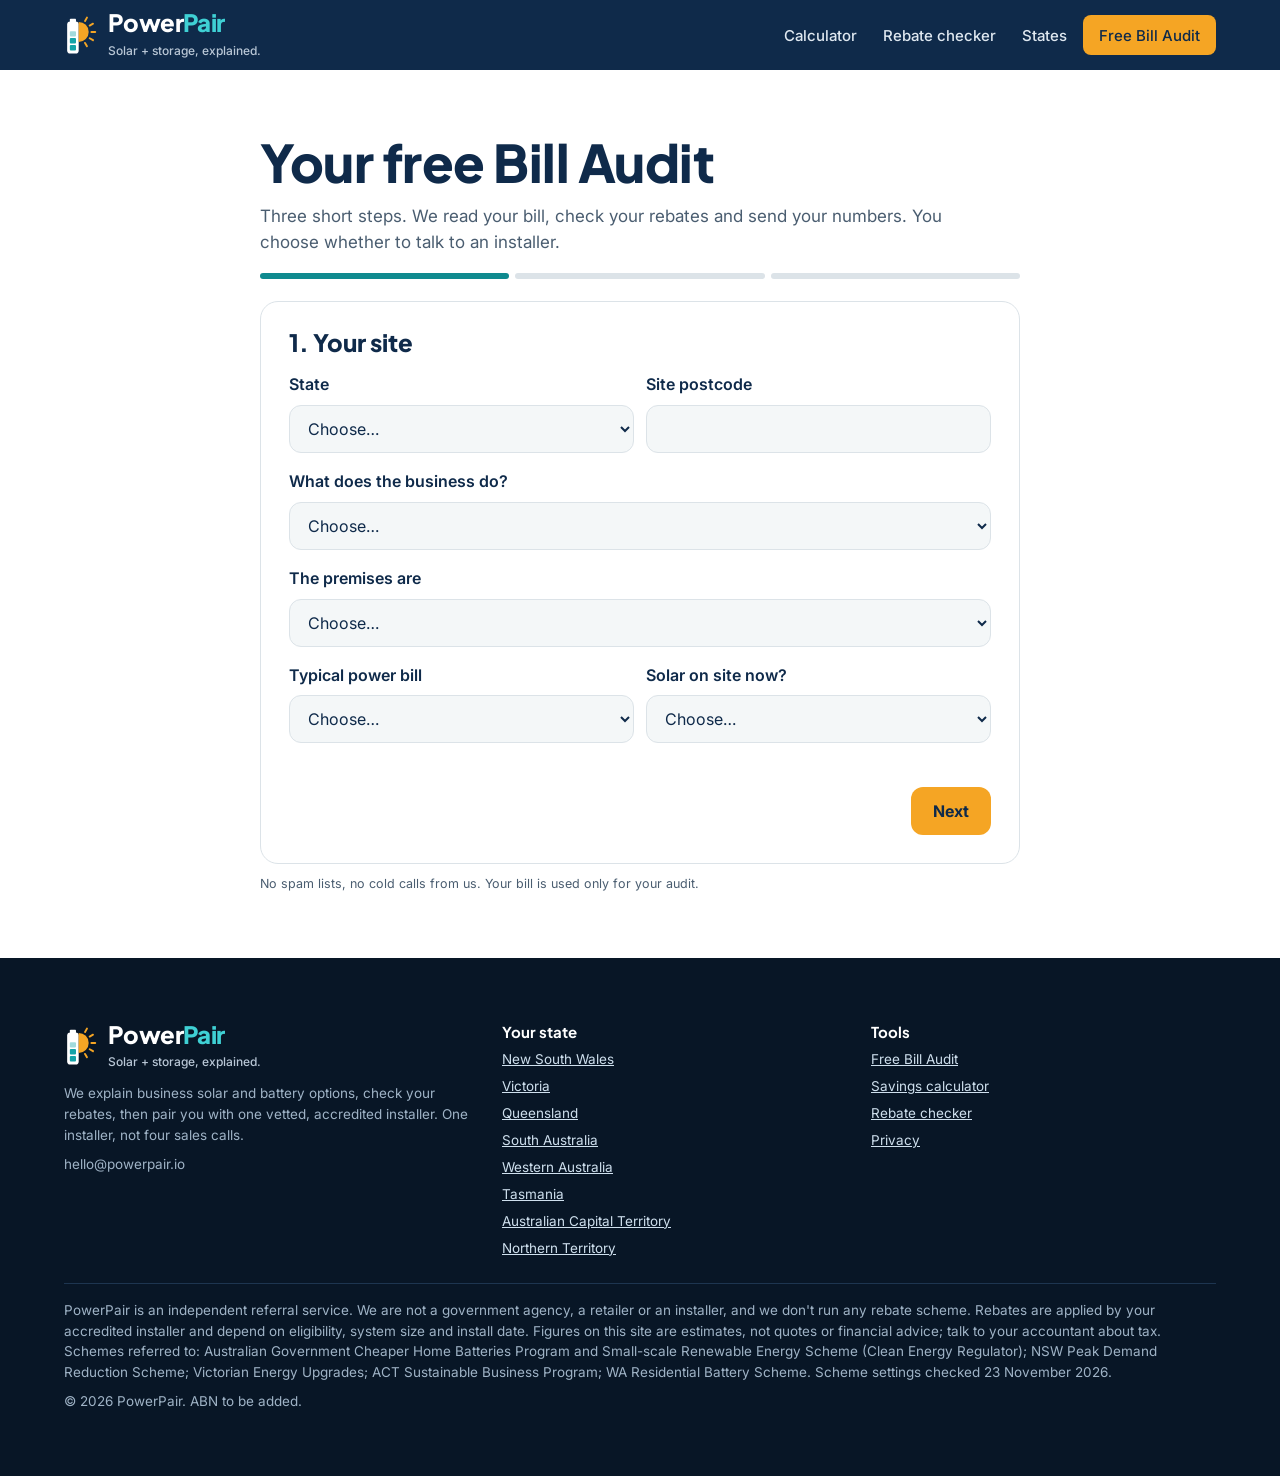
<file: public/audit.html>
<!DOCTYPE html>
<html lang="en-AU"><head>
<meta charset="utf-8"><meta name="viewport" content="width=device-width,initial-scale=1">
<title>Free Bill Audit | PowerPair</title>
<meta name="description" content="Send one power bill. Get the rebates you are eligible for, a right-sized solar and battery system and payback, then one vetted installer if you want a quote.">
<link rel="canonical" href="https://powerpair.io/audit.html">
<meta property="og:title" content="Free Bill Audit | PowerPair"><meta property="og:description" content="Send one power bill. Get the rebates you are eligible for, a right-sized solar and battery system and payback, then one vetted installer if you want a quote."><meta property="og:type" content="website">
<link rel="icon" href="favicon.svg" type="image/svg+xml">
<link rel="preconnect" href="https://fonts.googleapis.com"><link rel="preconnect" href="https://fonts.gstatic.com" crossorigin>
<link href="https://fonts.googleapis.com/css2?family=Plus+Jakarta+Sans:wght@700;800&family=Inter:wght@400;500;600;700&display=swap" rel="stylesheet">
<link rel="stylesheet" href="site.css">
</head><body>
<nav class="nav"><div class="wrap">
<a class="logo" href="index.html"><svg aria-hidden="true" width="34" height="40" viewBox="12 4 88 104"><rect x="27" y="14" width="16" height="9" rx="2" fill="#fff"/><rect x="20" y="21" width="30" height="83" rx="8" fill="#fff"/><rect x="27" y="82" width="16" height="14" rx="2.5" fill="#13A3A8"/><rect x="27" y="64" width="16" height="14" rx="2.5" fill="#13A3A8"/><rect x="27" y="46" width="16" height="14" rx="2.5" fill="#13A3A8" fill-opacity=".4"/><path d="M50 22A26 26 0 0 1 50 74Z" fill="#F5A524"/><g stroke="#F5A524" stroke-width="5" stroke-linecap="round"><line x1="66.5" y1="19.4" x2="71.5" y2="10.8"/><line x1="78.6" y1="31.5" x2="87.2" y2="26.5"/><line x1="83" y1="48" x2="93" y2="48"/><line x1="78.6" y1="64.5" x2="87.2" y2="69.5"/><line x1="66.5" y1="76.6" x2="71.5" y2="85.2"/></g></svg><div><b>Power<span>Pair</span></b><small>Solar + storage, explained.</small></div></a>
<div class="navlinks"><a href="index.html#calculator">Calculator</a><a href="index.html#checker">Rebate checker</a><a href="index.html#states">States</a><a class="btn cta" href="audit.html">Free Bill Audit</a></div>
</div></nav>
<section class="band"><div class="wrap formwrap">
<h1>Your free Bill Audit</h1>
<p class="sub">Three short steps. We read your bill, check your rebates and send your numbers. You choose whether to talk to an installer.</p>
<div class="prog" aria-hidden="true"><div></div><div></div><div></div></div>
<div class="summary" id="prefill"></div>
<form class="card" id="audit-form" name="bill-audit" method="POST" action="thanks.html" enctype="multipart/form-data" data-netlify="true" netlify-honeypot="company_website">
<input type="hidden" name="form-name" value="bill-audit">
<p class="hp"><label>Leave this empty <input name="company_website" tabindex="-1" autocomplete="off"></label></p>
<input type="hidden" name="lead_grade"><input type="hidden" name="est_saving"><input type="hidden" name="est_rebates"><input type="hidden" name="est_system"><input type="hidden" name="est_month_today"><input type="hidden" name="est_month_financed"><input type="hidden" name="est_finance"><input type="hidden" name="landing_page">
<input type="hidden" name="utm_source"><input type="hidden" name="utm_medium"><input type="hidden" name="utm_campaign"><input type="hidden" name="utm_term"><input type="hidden" name="utm_content"><input type="hidden" name="gclid"><input type="hidden" name="fbclid">

<div class="pane">
<h2 style="font-size:24px;margin-bottom:16px">1. Your site</h2>
<div class="two"><div class="f"><label for="a-state">State</label><select id="a-state" name="state" required><option value="">Choose…</option><option value="NSW">New South Wales</option><option value="VIC">Victoria</option><option value="QLD">Queensland</option><option value="SA">South Australia</option><option value="WA">Western Australia</option><option value="TAS">Tasmania</option><option value="ACT">Australian Capital Territory</option><option value="NT">Northern Territory</option></select></div>
<div class="f"><label for="postcode">Site postcode</label><input id="postcode" name="postcode" type="text" inputmode="numeric" pattern="[0-9]{4}" maxlength="4" required></div></div>
<div class="f"><label for="biz_type">What does the business do?</label><select id="biz_type" name="biz_type" required><option value="">Choose…</option><option>Warehouse or logistics</option><option>Manufacturing or workshop</option><option>Retail or hospitality</option><option>Office or professional</option><option>Farm or agriculture</option><option>Cold storage or food processing</option><option>Club, school or community</option><option>Home-based business</option><option>Other</option></select></div>
<div class="f"><label for="premises">The premises are</label><select id="premises" name="premises" required><option value="">Choose…</option><option value="own">Owned by us</option><option value="long">Leased, 5+ years left</option><option value="short">Leased, under 5 years left</option><option value="unsure">Not sure</option></select></div>
<div class="two"><div class="f"><label for="bill_band">Typical power bill</label><select id="bill_band" name="bill_band" required><option value="">Choose…</option><option>Under $1,000 a month</option><option>$1,000 to $3,000 a month</option><option>$3,000 to $10,000 a month</option><option>Over $10,000 a month</option></select></div>
<div class="f"><label for="has_solar">Solar on site now?</label><select id="has_solar" name="has_solar" required><option value="">Choose…</option><option>No</option><option>Yes, under 30 kW</option><option>Yes, 30 to 100 kW</option><option>Yes, over 100 kW</option></select></div></div>
<p class="err" aria-live="polite"></p>
<div class="navrow"><span></span><button type="button" class="btn cta" data-next>Next</button></div>
</div>

<div class="pane" hidden>
<h2 style="font-size:24px;margin-bottom:16px">2. Your bill</h2>
<div class="f"><label for="bill_file">Upload a recent bill (PDF or photo, under 8 MB)</label><input id="bill_file" name="bill_file" type="file" accept=".pdf,image/*"><p class="hint">The clearest way for us to see your tariff, peak times and demand charges.</p></div>
<div class="f"><label for="nmi">Or your NMI (optional)</label><input id="nmi" name="nmi" type="text" maxlength="11" autocomplete="off"><p class="hint">The 10 or 11 character meter number on your bill.</p></div>
<div class="f"><label for="interest">Interested in</label><select id="interest" name="interest" required><option value="">Choose…</option><option>Solar + battery</option><option>Battery only</option><option>Solar only</option><option>Not sure yet</option></select></div>
<div class="f"><label for="pay_pref">How would you pay?</label><select id="pay_pref" name="pay_pref" required><option value="">Choose…</option><option>Finance, $0 upfront</option><option>Cash</option><option>Not sure, show me both</option></select></div>
<div class="f"><label for="timeframe">When would you like it installed?</label><select id="timeframe" name="timeframe" required><option value="">Choose…</option><option value="0-3">Within 3 months</option><option value="3-6">3 to 6 months</option><option value="6-12">6 to 12 months</option><option value="12+">Over 12 months / just researching</option></select></div>
<p class="err" aria-live="polite"></p>
<div class="navrow"><button type="button" class="btn ghost" data-back>Back</button><button type="button" class="btn cta" data-next>Next</button></div>
</div>

<div class="pane" hidden>
<h2 style="font-size:24px;margin-bottom:16px">3. Where to send it</h2>
<div class="two"><div class="f"><label for="name">Your name</label><input id="name" name="name" type="text" autocomplete="name" required></div>
<div class="f"><label for="role">Your role</label><select id="role" name="role" required><option value="">Choose…</option><option value="owner">Owner</option><option value="director">Director / CFO</option><option value="manager">Operations or facilities manager</option><option value="other">Other</option></select></div></div>
<div class="two"><div class="f"><label for="business">Business name</label><input id="business" name="business" type="text" autocomplete="organization" required></div>
<div class="f"><label for="abn">ABN (optional)</label><input id="abn" name="abn" type="text" inputmode="numeric" maxlength="14"></div></div>
<div class="two"><div class="f"><label for="email">Email</label><input id="email" name="email" type="email" autocomplete="email" required></div>
<div class="f"><label for="phone">Mobile</label><input id="phone" name="phone" type="tel" autocomplete="tel" pattern="[0-9 +()]{8,16}" required></div></div>
<div class="f"><label for="want_quote">After your audit</label><select id="want_quote" name="want_quote" required><option value="">Choose…</option><option value="yes">Yes, pair me with one vetted installer for a firm quote</option><option value="later">Send my audit first; I'll decide on a quote later</option></select></div>
<div class="f"><label class="check"><input type="checkbox" name="consent" value="yes" required> <span>I agree PowerPair can use these details to prepare my Bill Audit and contact me about it, and, if I ask for a quote, share them with one accredited installer. See the <a href="privacy.html">privacy notice</a>.</span></label></div>
<p class="err" aria-live="polite"></p>
<div class="navrow"><button type="button" class="btn ghost" data-back>Back</button><button type="submit" class="btn cta">Send my Bill Audit request</button></div>
</div>
</form>
<p class="pp-fine" style="color:var(--soft)">No spam lists, no cold calls from us. Your bill is used only for your audit.</p>
</div></section>
<footer class="band"><div class="wrap">
<div class="cols">
<div><a class="logo" href="index.html"><svg aria-hidden="true" width="34" height="40" viewBox="12 4 88 104"><rect x="27" y="14" width="16" height="9" rx="2" fill="#fff"/><rect x="20" y="21" width="30" height="83" rx="8" fill="#fff"/><rect x="27" y="82" width="16" height="14" rx="2.5" fill="#13A3A8"/><rect x="27" y="64" width="16" height="14" rx="2.5" fill="#13A3A8"/><rect x="27" y="46" width="16" height="14" rx="2.5" fill="#13A3A8" fill-opacity=".4"/><path d="M50 22A26 26 0 0 1 50 74Z" fill="#F5A524"/><g stroke="#F5A524" stroke-width="5" stroke-linecap="round"><line x1="66.5" y1="19.4" x2="71.5" y2="10.8"/><line x1="78.6" y1="31.5" x2="87.2" y2="26.5"/><line x1="83" y1="48" x2="93" y2="48"/><line x1="78.6" y1="64.5" x2="87.2" y2="69.5"/><line x1="66.5" y1="76.6" x2="71.5" y2="85.2"/></g></svg><div><b>Power<span>Pair</span></b><small>Solar + storage, explained.</small></div></a>
<p style="margin-top:12px">We explain business solar and battery options, check your rebates, then pair you with one vetted, accredited installer. One installer, not four sales calls.</p>
<p style="margin-top:8px">hello@powerpair.io</p></div>
<div><h3>Your state</h3><ul><li><a href="nsw.html">New South Wales</a></li><li><a href="vic.html">Victoria</a></li><li><a href="qld.html">Queensland</a></li><li><a href="sa.html">South Australia</a></li><li><a href="wa.html">Western Australia</a></li><li><a href="tas.html">Tasmania</a></li><li><a href="act.html">Australian Capital Territory</a></li><li><a href="nt.html">Northern Territory</a></li></ul></div>
<div><h3>Tools</h3><ul><li><a href="audit.html">Free Bill Audit</a></li><li><a href="index.html#calculator">Savings calculator</a></li><li><a href="index.html#checker">Rebate checker</a></li><li><a href="privacy.html">Privacy</a></li></ul></div>
</div>
<div class="legal">
<p>PowerPair is an independent referral service. We are not a government agency, a retailer or an installer, and we don't run any rebate scheme. Rebates are applied by your accredited installer and depend on eligibility, system size and install date. Figures on this site are estimates, not quotes or financial advice; talk to your accountant about tax. Schemes referred to: Australian Government Cheaper Home Batteries Program and Small-scale Renewable Energy Scheme (Clean Energy Regulator); NSW Peak Demand Reduction Scheme; Victorian Energy Upgrades; ACT Sustainable Business Program; WA Residential Battery Scheme. Scheme settings checked 23 November 2026.</p>
<p style="margin-top:8px">© 2026 PowerPair. ABN to be added.</p></div>
</div></footer>
<script src="site.js"></script>
</body></html>
</file>
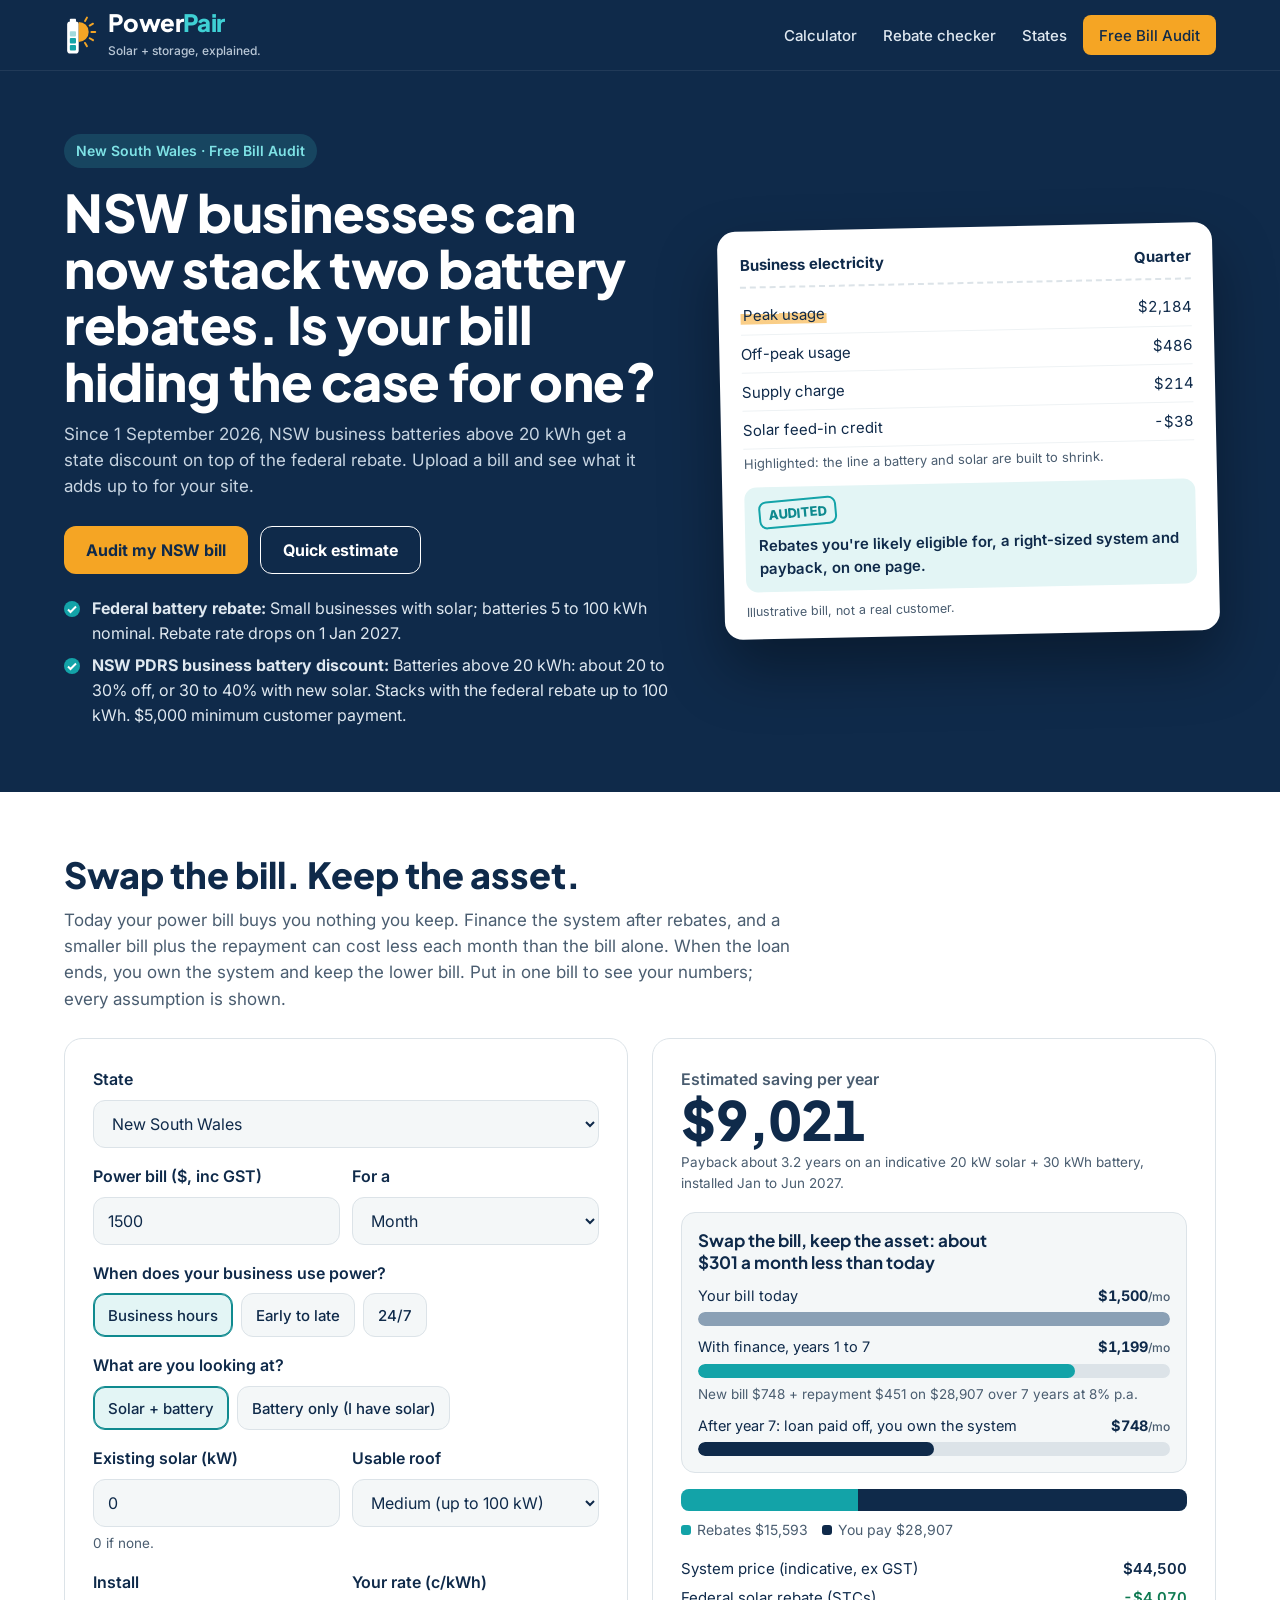
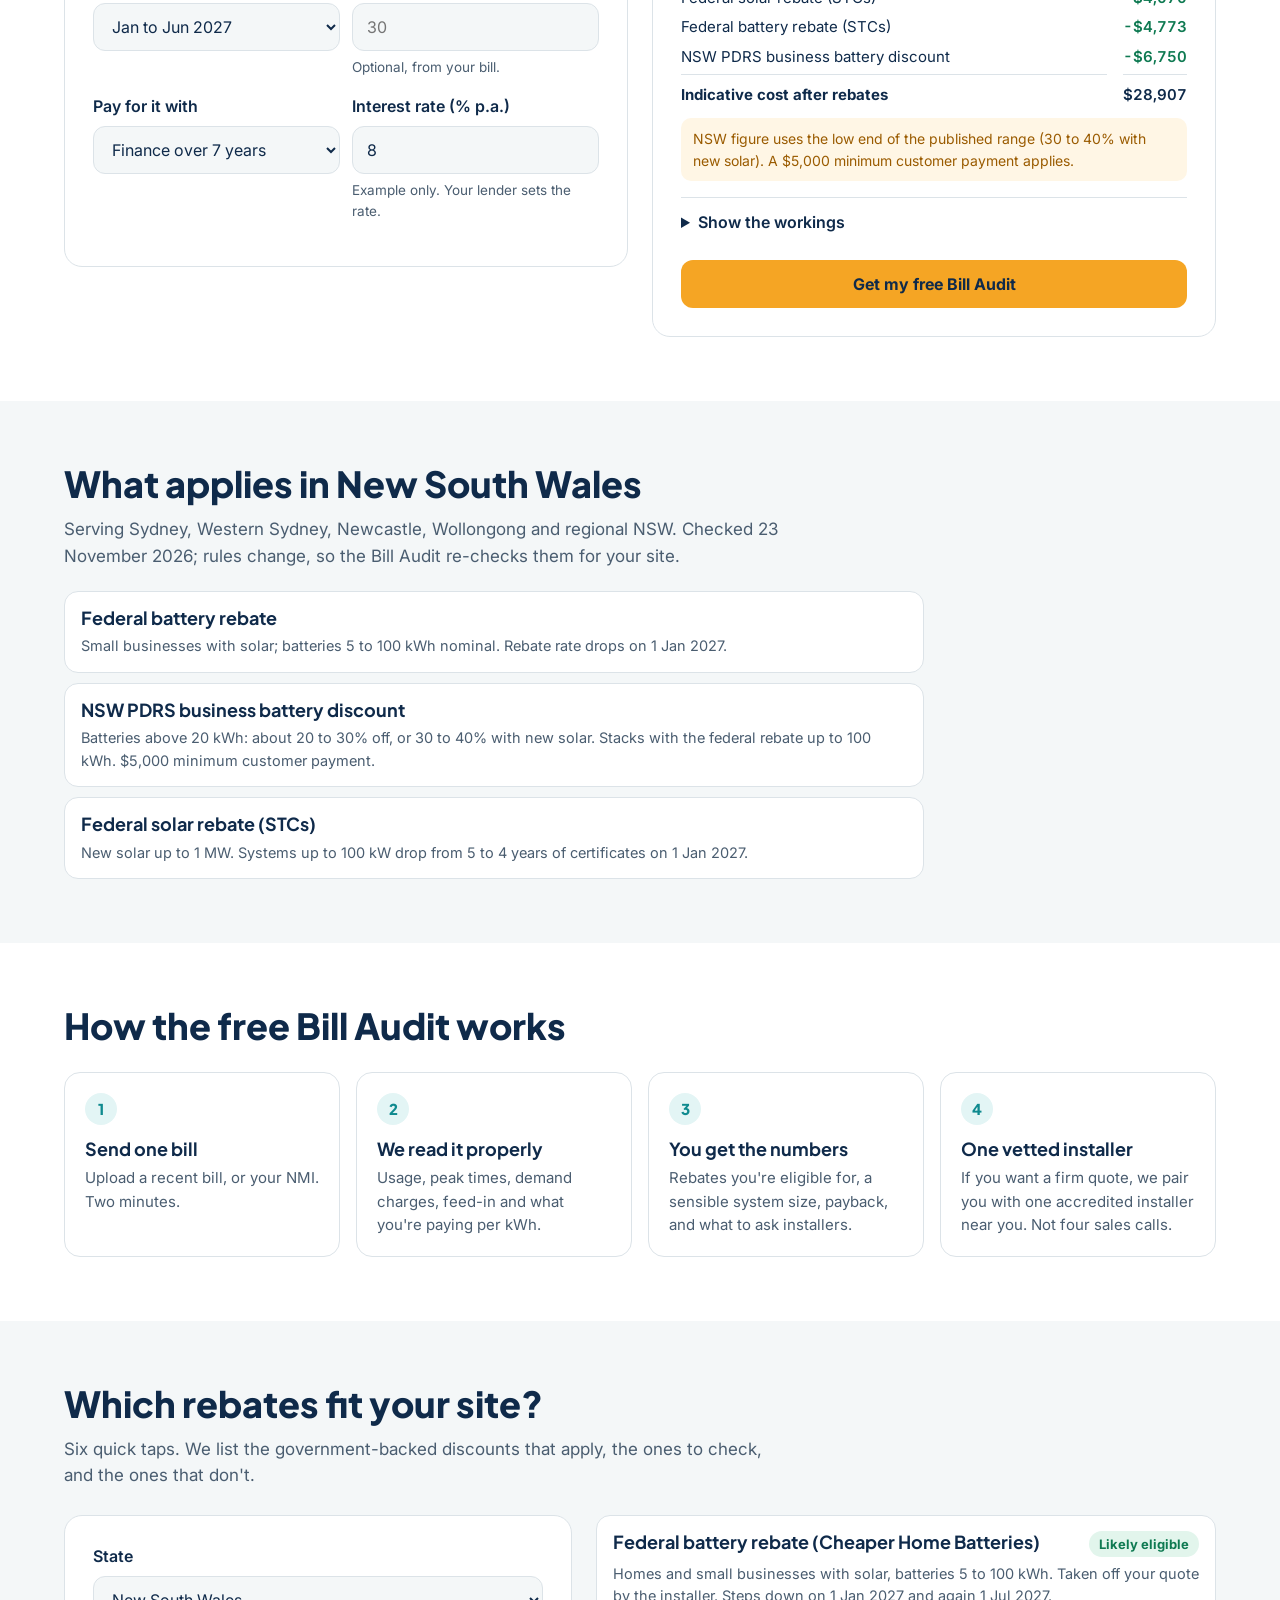
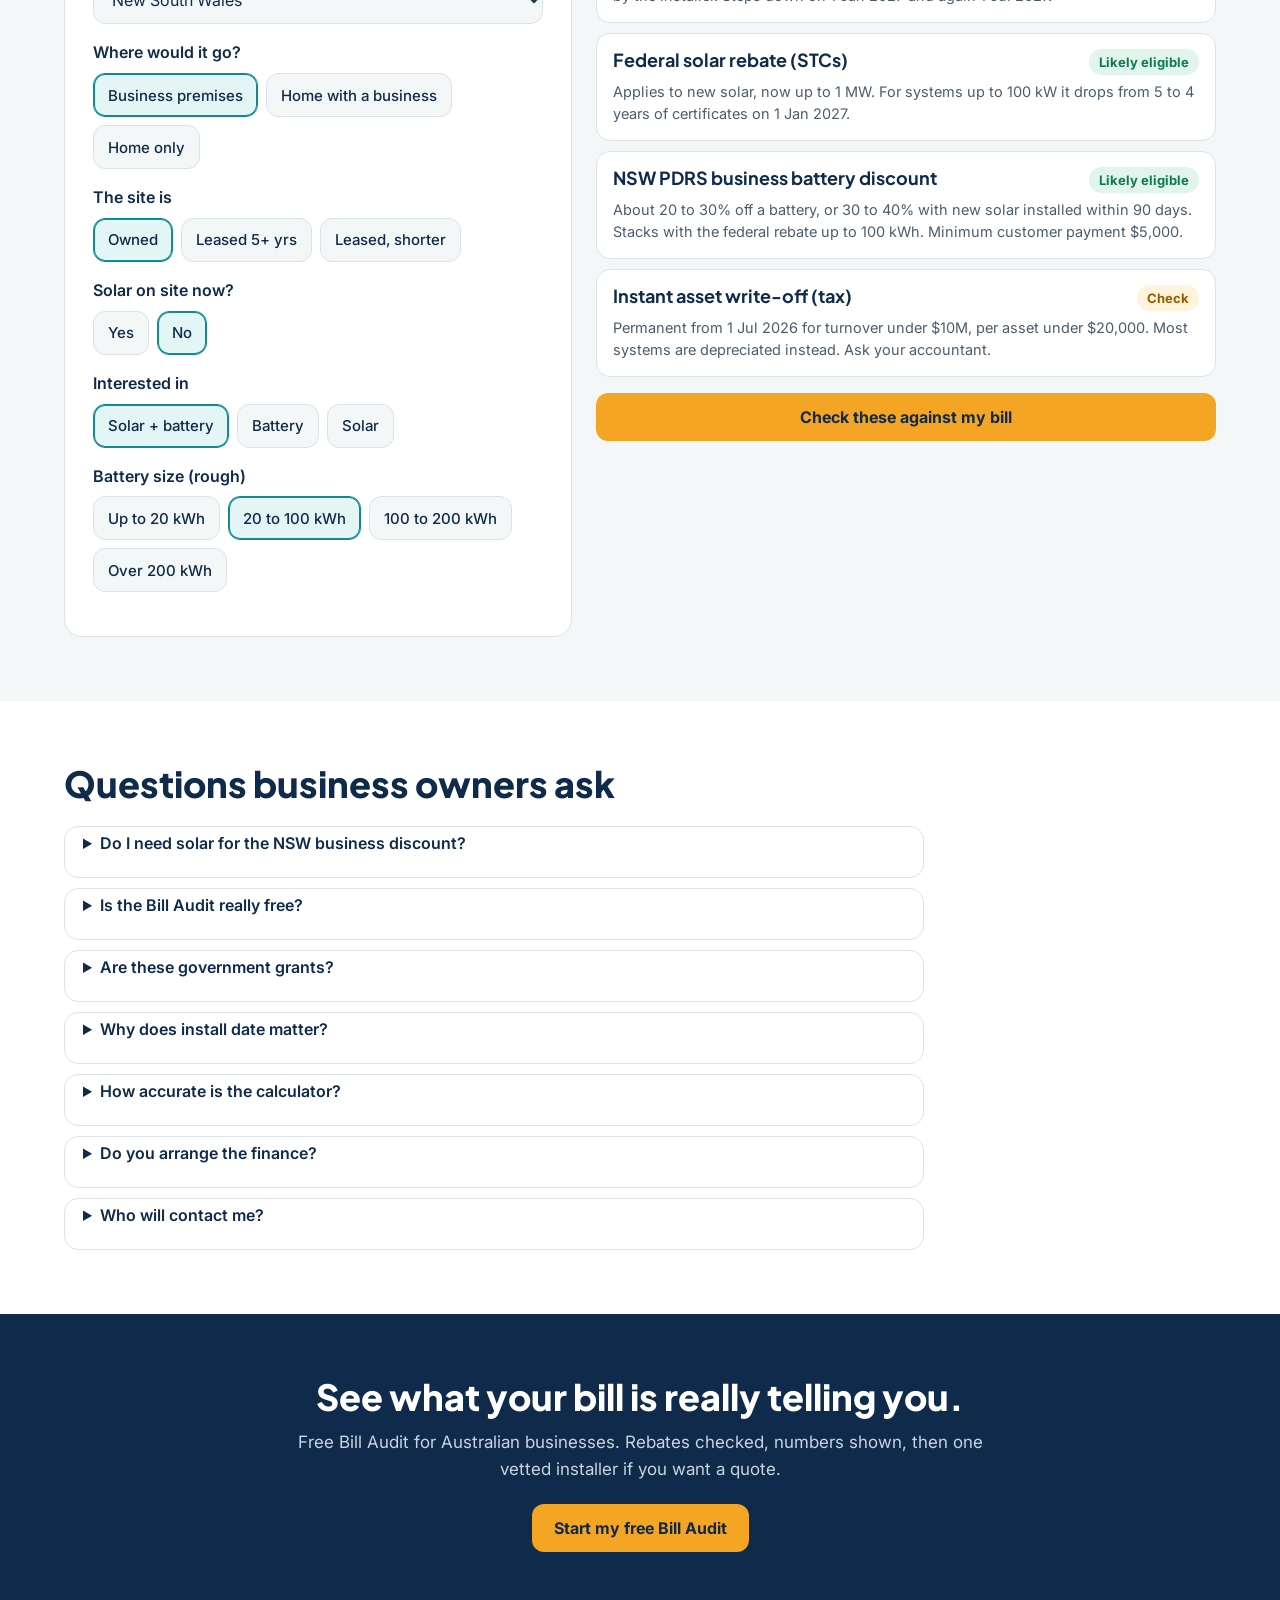
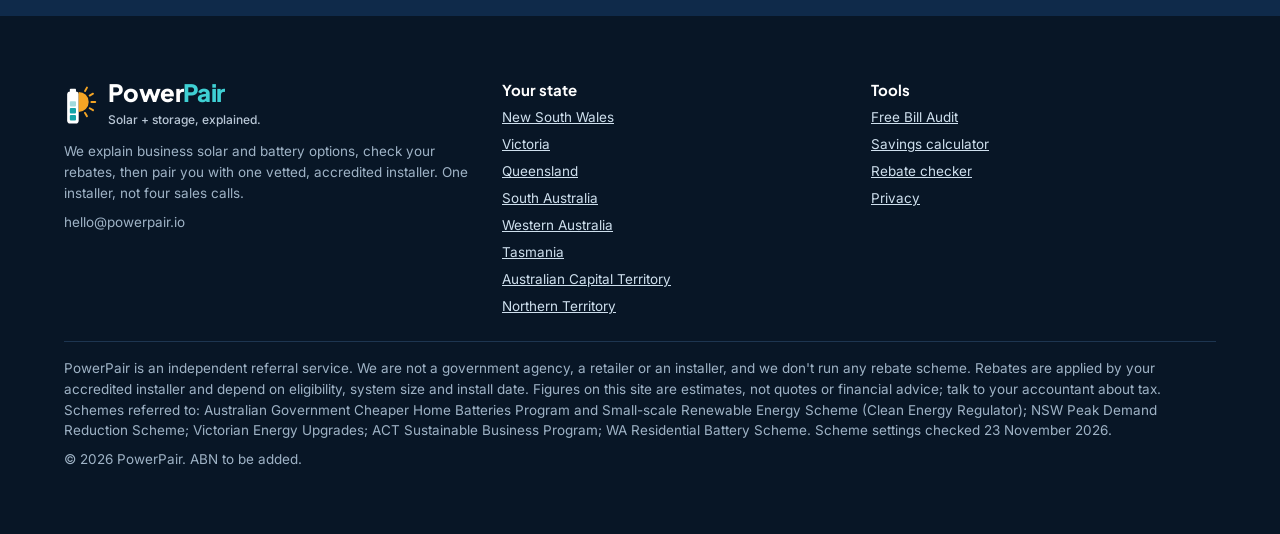
<file: public/nsw.html>
<!DOCTYPE html>
<html lang="en-AU"><head>
<meta charset="utf-8"><meta name="viewport" content="width=device-width,initial-scale=1">
<title>NSW Business Bill Audit | Solar and battery rebates | PowerPair</title>
<meta name="description" content="Free Bill Audit for New South Wales businesses. See which solar and battery rebates apply, a right-sized system and payback. Sydney, Western Sydney, Newcastle, Wollongong and regional NSW.">
<link rel="canonical" href="https://powerpair.io/nsw.html">
<meta property="og:title" content="NSW Business Bill Audit | Solar and battery rebates | PowerPair"><meta property="og:description" content="Free Bill Audit for New South Wales businesses. See which solar and battery rebates apply, a right-sized system and payback. Sydney, Western Sydney, Newcastle, Wollongong and regional NSW."><meta property="og:type" content="website">
<link rel="icon" href="favicon.svg" type="image/svg+xml">
<link rel="preconnect" href="https://fonts.googleapis.com"><link rel="preconnect" href="https://fonts.gstatic.com" crossorigin>
<link href="https://fonts.googleapis.com/css2?family=Plus+Jakarta+Sans:wght@700;800&family=Inter:wght@400;500;600;700&display=swap" rel="stylesheet">
<link rel="stylesheet" href="site.css">
</head><body>
<nav class="nav"><div class="wrap">
<a class="logo" href="index.html"><svg aria-hidden="true" width="34" height="40" viewBox="12 4 88 104"><rect x="27" y="14" width="16" height="9" rx="2" fill="#fff"/><rect x="20" y="21" width="30" height="83" rx="8" fill="#fff"/><rect x="27" y="82" width="16" height="14" rx="2.5" fill="#13A3A8"/><rect x="27" y="64" width="16" height="14" rx="2.5" fill="#13A3A8"/><rect x="27" y="46" width="16" height="14" rx="2.5" fill="#13A3A8" fill-opacity=".4"/><path d="M50 22A26 26 0 0 1 50 74Z" fill="#F5A524"/><g stroke="#F5A524" stroke-width="5" stroke-linecap="round"><line x1="66.5" y1="19.4" x2="71.5" y2="10.8"/><line x1="78.6" y1="31.5" x2="87.2" y2="26.5"/><line x1="83" y1="48" x2="93" y2="48"/><line x1="78.6" y1="64.5" x2="87.2" y2="69.5"/><line x1="66.5" y1="76.6" x2="71.5" y2="85.2"/></g></svg><div><b>Power<span>Pair</span></b><small>Solar + storage, explained.</small></div></a>
<div class="navlinks"><a href="index.html#calculator">Calculator</a><a href="index.html#checker">Rebate checker</a><a href="index.html#states">States</a><a class="btn cta" href="audit.html">Free Bill Audit</a></div>
</div></nav>
<header class="band hero"><div class="wrap grid">
<div><span class="kicker">New South Wales · Free Bill Audit</span>
<h1>NSW businesses can now stack two battery rebates. Is your bill hiding the case for one?</h1>
<p class="sub">Since 1 September 2026, NSW business batteries above 20 kWh get a state discount on top of the federal rebate. Upload a bill and see what it adds up to for your site.</p>
<div class="ctas"><a class="btn cta" href="audit.html?state=NSW">Audit my NSW bill</a><a class="btn ghost" href="#calculator">Quick estimate</a></div>
<ul class="ticks"><li><b>Federal battery rebate:</b> Small businesses with solar; batteries 5 to 100 kWh nominal. Rebate rate drops on 1 Jan 2027.</li><li><b>NSW PDRS business battery discount:</b> Batteries above 20 kWh: about 20 to 30% off, or 30 to 40% with new solar. Stacks with the federal rebate up to 100 kWh. $5,000 minimum customer payment.</li></ul></div>
<div class="bill" aria-label="Example of a business power bill being audited">
<div class="hd"><span>Business electricity</span><span>Quarter</span></div>
<div class="row"><span><mark>Peak usage</mark></span><span>$2,184</span></div>
<div class="row"><span>Off-peak usage</span><span>$486</span></div>
<div class="row"><span>Supply charge</span><span>$214</span></div>
<div class="row"><span>Solar feed-in credit</span><span>-$38</span></div>
<p class="note">Highlighted: the line a battery and solar are built to shrink.</p>
<div class="verdict"><span class="stamp">AUDITED</span><br>Rebates you're likely eligible for, a right-sized system and payback, on one page.</div>
<p class="pp-fine" style="color:#4a5d70">Illustrative bill, not a real customer.</p></div>
</div></header>
<section class="band" id="calculator"><div class="wrap">
<h2>Swap the bill. Keep the asset.</h2>
<p class="sub">Today your power bill buys you nothing you keep. Finance the system after rebates, and a smaller bill plus the repayment can cost less each month than the bill alone. When the loan ends, you own the system and keep the lower bill. Put in one bill to see your numbers; every assumption is shown.</p>
<div class="calc">
<form class="card" id="calc-form">
<div class="f"><label for="state">State</label><select id="state" name="state"><option value="NSW" selected>New South Wales</option><option value="VIC">Victoria</option><option value="QLD">Queensland</option><option value="SA">South Australia</option><option value="WA">Western Australia</option><option value="TAS">Tasmania</option><option value="ACT">Australian Capital Territory</option><option value="NT">Northern Territory</option></select></div>
<div class="two"><div class="f"><label for="bill">Power bill ($, inc GST)</label><input id="bill" name="bill" type="number" inputmode="numeric" min="0" step="50" value="1500"></div>
<div class="f"><label for="period">For a</label><select id="period" name="period"><option value="m">Month</option><option value="q">Quarter</option></select></div></div>
<fieldset class="f"><legend>When does your business use power?</legend><div class="opts"><input type="radio" id="hours-day" name="hours" value="day" checked><label for="hours-day">Business hours</label><input type="radio" id="hours-ext" name="hours" value="ext"><label for="hours-ext">Early to late</label><input type="radio" id="hours-all" name="hours" value="all"><label for="hours-all">24/7</label></div></fieldset>
<fieldset class="f"><legend>What are you looking at?</legend><div class="opts"><input type="radio" id="scope-both" name="scope" value="both" checked><label for="scope-both">Solar + battery</label><input type="radio" id="scope-batt" name="scope" value="batt"><label for="scope-batt">Battery only (I have solar)</label></div></fieldset>
<div class="two"><div class="f"><label for="solar">Existing solar (kW)</label><input id="solar" name="solar" type="number" inputmode="numeric" min="0" step="1" value="0"><p class="hint">0 if none.</p></div>
<div class="f"><label for="roof">Usable roof</label><select id="roof" name="roof"><option value="s">Small (up to 30 kW)</option><option value="m" selected>Medium (up to 100 kW)</option><option value="l">Large (up to 200 kW)</option><option value="xl">Very large (200 kW+)</option></select></div></div>
<div class="two"><div class="f"><label for="when">Install</label><select id="when" name="when"><option value="2026">By 31 Dec 2026</option><option value="2027a" selected>Jan to Jun 2027</option><option value="2027b">Jul to Dec 2027</option></select></div>
<div class="f"><label for="rate">Your rate (c/kWh)</label><input id="rate" name="rate" type="number" inputmode="decimal" min="5" max="80" step="0.5" placeholder="30"><p class="hint">Optional, from your bill.</p></div></div>
<div class="two"><div class="f"><label for="term">Pay for it with</label><select id="term" name="term"><option value="0">Cash</option><option value="5">Finance over 5 years</option><option value="7" selected>Finance over 7 years</option><option value="10">Finance over 10 years</option></select></div>
<div class="f"><label for="apr">Interest rate (% p.a.)</label><input id="apr" name="apr" type="number" inputmode="decimal" min="0" max="20" step="0.1" value="8"><p class="hint">Example only. Your lender sets the rate.</p></div></div>
</form>
<div class="card result" id="calc-out" aria-live="polite"></div>
</div></div></section>
<section class="band alt"><div class="wrap"><h2>What applies in New South Wales</h2>
<p class="sub">Serving Sydney, Western Sydney, Newcastle, Wollongong and regional NSW. Checked 23 November 2026; rules change, so the Bill Audit re-checks them for your site.</p>
<div class="schemes" style="margin-top:22px;max-width:860px"><div class="scheme"><h3>Federal battery rebate</h3><p>Small businesses with solar; batteries 5 to 100 kWh nominal. Rebate rate drops on 1 Jan 2027.</p></div><div class="scheme"><h3>NSW PDRS business battery discount</h3><p>Batteries above 20 kWh: about 20 to 30% off, or 30 to 40% with new solar. Stacks with the federal rebate up to 100 kWh. $5,000 minimum customer payment.</p></div><div class="scheme"><h3>Federal solar rebate (STCs)</h3><p>New solar up to 1 MW. Systems up to 100 kW drop from 5 to 4 years of certificates on 1 Jan 2027.</p></div></div></div></section>
<section class="band"><div class="wrap">
<h2>How the free Bill Audit works</h2>
<div class="steps">
<div class="step"><i>1</i><h3>Send one bill</h3><p>Upload a recent bill, or your NMI. Two minutes.</p></div>
<div class="step"><i>2</i><h3>We read it properly</h3><p>Usage, peak times, demand charges, feed-in and what you're paying per kWh.</p></div>
<div class="step"><i>3</i><h3>You get the numbers</h3><p>Rebates you're eligible for, a sensible system size, payback, and what to ask installers.</p></div>
<div class="step"><i>4</i><h3>One vetted installer</h3><p>If you want a firm quote, we pair you with one accredited installer near you. Not four sales calls.</p></div>
</div></div></section>
<section class="band alt" id="checker"><div class="wrap">
<h2>Which rebates fit your site?</h2>
<p class="sub">Six quick taps. We list the government-backed discounts that apply, the ones to check, and the ones that don't.</p>
<div class="chk">
<form class="card" id="chk-form">
<div class="f"><label for="c-state">State</label><select id="c-state" name="state"><option value="NSW" selected>New South Wales</option><option value="VIC">Victoria</option><option value="QLD">Queensland</option><option value="SA">South Australia</option><option value="WA">Western Australia</option><option value="TAS">Tasmania</option><option value="ACT">Australian Capital Territory</option><option value="NT">Northern Territory</option></select></div>
<fieldset class="f"><legend>Where would it go?</legend><div class="opts"><input type="radio" id="site-business" name="site" value="business" checked><label for="site-business">Business premises</label><input type="radio" id="site-homebiz" name="site" value="homebiz"><label for="site-homebiz">Home with a business</label><input type="radio" id="site-home" name="site" value="home"><label for="site-home">Home only</label></div></fieldset>
<fieldset class="f"><legend>The site is</legend><div class="opts"><input type="radio" id="own-own" name="own" value="own" checked><label for="own-own">Owned</label><input type="radio" id="own-long" name="own" value="long"><label for="own-long">Leased 5+ yrs</label><input type="radio" id="own-short" name="own" value="short"><label for="own-short">Leased, shorter</label></div></fieldset>
<fieldset class="f"><legend>Solar on site now?</legend><div class="opts"><input type="radio" id="solar-yes" name="solar" value="yes"><label for="solar-yes">Yes</label><input type="radio" id="solar-no" name="solar" value="no" checked><label for="solar-no">No</label></div></fieldset>
<fieldset class="f"><legend>Interested in</legend><div class="opts"><input type="radio" id="plan-both" name="plan" value="both" checked><label for="plan-both">Solar + battery</label><input type="radio" id="plan-batt" name="plan" value="batt"><label for="plan-batt">Battery</label><input type="radio" id="plan-solar" name="plan" value="solar"><label for="plan-solar">Solar</label></div></fieldset>
<fieldset class="f"><legend>Battery size (rough)</legend><div class="opts"><input type="radio" id="size-s" name="size" value="s"><label for="size-s">Up to 20 kWh</label><input type="radio" id="size-m" name="size" value="m" checked><label for="size-m">20 to 100 kWh</label><input type="radio" id="size-l" name="size" value="l"><label for="size-l">100 to 200 kWh</label><input type="radio" id="size-xl" name="size" value="xl"><label for="size-xl">Over 200 kWh</label></div></fieldset>
</form>
<div class="schemes" id="chk-out" aria-live="polite"></div>
</div></div></section>
<section class="band"><div class="wrap"><h2>Questions business owners ask</h2><div class="faq"><details><summary>Do I need solar for the NSW business discount?</summary><p>No. The NSW discount applies to battery-only installs too, but it is larger if you add new solar (at least a quarter of the battery size, installed within 90 days). The federal battery rebate does need solar on site.</p></details><details><summary>Is the Bill Audit really free?</summary><p>Yes. You get your numbers whether or not you go ahead. If you ask for a quote, the installer we pair you with pays us a referral fee; it does not change your price.</p></details><details><summary>Are these government grants?</summary><p>No. They are government-backed rebates and discounts. Your accredited installer takes them off the quote. Nobody applies for a cash grant, and anyone who says otherwise is worth avoiding.</p></details><details><summary>Why does install date matter?</summary><p>The federal battery rebate is set by the install date, not the order date. It steps down on 1 January 2027 and again on 1 July 2027. Small solar systems also drop from 5 to 4 years of certificates on 1 January 2027.</p></details><details><summary>How accurate is the calculator?</summary><p>It is a first estimate from one number. The Bill Audit uses your actual usage, tariff and demand charges, and an installer quote is the final word.</p></details><details><summary>Do you arrange the finance?</summary><p>No. We show what a loan could look like so you can compare it with your bill. Your bank, an equipment financier or the installer&#x27;s finance partner sets the actual rate, fees and approval. Ask about green or CEFC-backed business loans, which can carry a discount. &quot;Keep the asset&quot; applies to a loan or chattel mortgage, where your business owns the system. Under a power purchase agreement or rental, the provider owns it.</p></details><details><summary>Who will contact me?</summary><p>PowerPair first, to check the details. Then one accredited installer, only if you ask for a quote.</p></details></div></div></section>
<section class="band cta-band"><div class="wrap">
<h2>See what your bill is really telling you.</h2>
<p class="sub">Free Bill Audit for Australian businesses. Rebates checked, numbers shown, then one vetted installer if you want a quote.</p>
<a class="btn cta" href="audit.html?state=NSW">Start my free Bill Audit</a></div></section>
<footer class="band"><div class="wrap">
<div class="cols">
<div><a class="logo" href="index.html"><svg aria-hidden="true" width="34" height="40" viewBox="12 4 88 104"><rect x="27" y="14" width="16" height="9" rx="2" fill="#fff"/><rect x="20" y="21" width="30" height="83" rx="8" fill="#fff"/><rect x="27" y="82" width="16" height="14" rx="2.5" fill="#13A3A8"/><rect x="27" y="64" width="16" height="14" rx="2.5" fill="#13A3A8"/><rect x="27" y="46" width="16" height="14" rx="2.5" fill="#13A3A8" fill-opacity=".4"/><path d="M50 22A26 26 0 0 1 50 74Z" fill="#F5A524"/><g stroke="#F5A524" stroke-width="5" stroke-linecap="round"><line x1="66.5" y1="19.4" x2="71.5" y2="10.8"/><line x1="78.6" y1="31.5" x2="87.2" y2="26.5"/><line x1="83" y1="48" x2="93" y2="48"/><line x1="78.6" y1="64.5" x2="87.2" y2="69.5"/><line x1="66.5" y1="76.6" x2="71.5" y2="85.2"/></g></svg><div><b>Power<span>Pair</span></b><small>Solar + storage, explained.</small></div></a>
<p style="margin-top:12px">We explain business solar and battery options, check your rebates, then pair you with one vetted, accredited installer. One installer, not four sales calls.</p>
<p style="margin-top:8px">hello@powerpair.io</p></div>
<div><h3>Your state</h3><ul><li><a href="nsw.html">New South Wales</a></li><li><a href="vic.html">Victoria</a></li><li><a href="qld.html">Queensland</a></li><li><a href="sa.html">South Australia</a></li><li><a href="wa.html">Western Australia</a></li><li><a href="tas.html">Tasmania</a></li><li><a href="act.html">Australian Capital Territory</a></li><li><a href="nt.html">Northern Territory</a></li></ul></div>
<div><h3>Tools</h3><ul><li><a href="audit.html">Free Bill Audit</a></li><li><a href="index.html#calculator">Savings calculator</a></li><li><a href="index.html#checker">Rebate checker</a></li><li><a href="privacy.html">Privacy</a></li></ul></div>
</div>
<div class="legal">
<p>PowerPair is an independent referral service. We are not a government agency, a retailer or an installer, and we don't run any rebate scheme. Rebates are applied by your accredited installer and depend on eligibility, system size and install date. Figures on this site are estimates, not quotes or financial advice; talk to your accountant about tax. Schemes referred to: Australian Government Cheaper Home Batteries Program and Small-scale Renewable Energy Scheme (Clean Energy Regulator); NSW Peak Demand Reduction Scheme; Victorian Energy Upgrades; ACT Sustainable Business Program; WA Residential Battery Scheme. Scheme settings checked 23 November 2026.</p>
<p style="margin-top:8px">© 2026 PowerPair. ABN to be added.</p></div>
</div></footer>
<script src="site.js"></script>
</body></html>
</file>
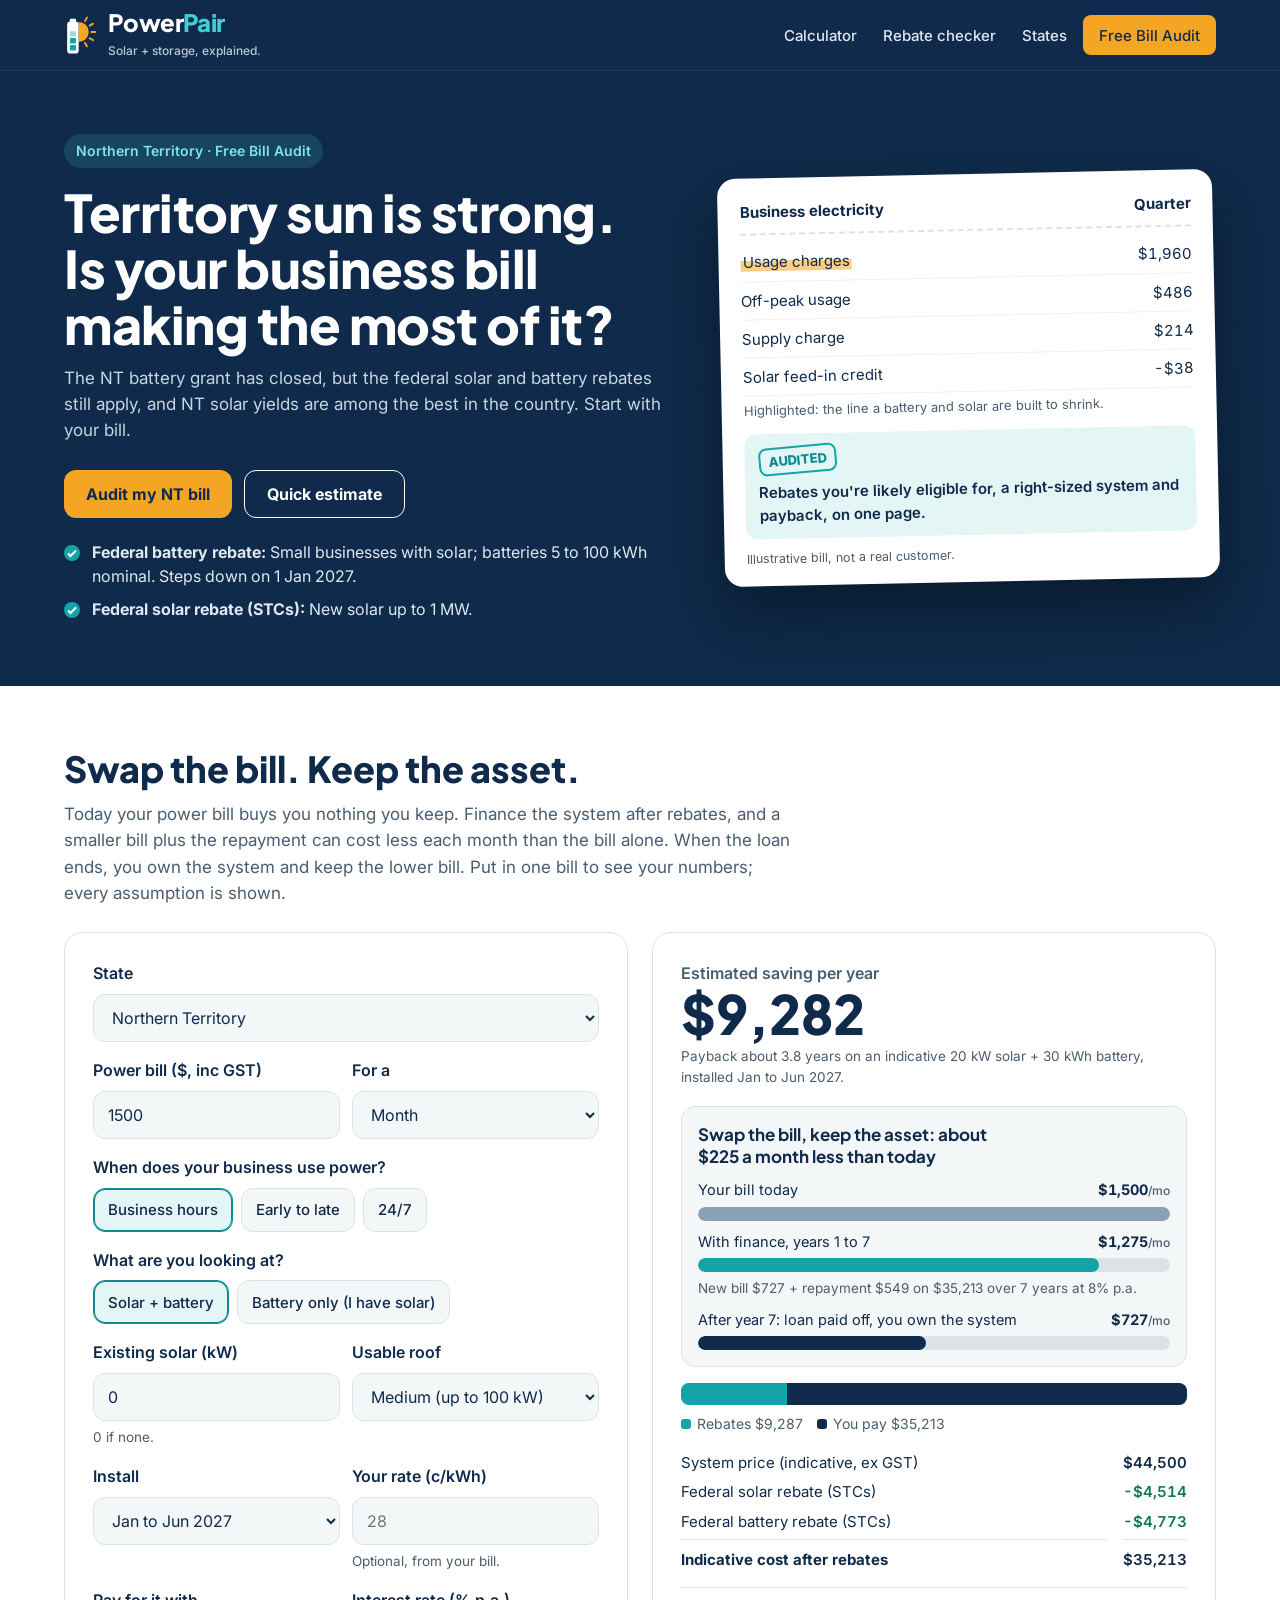
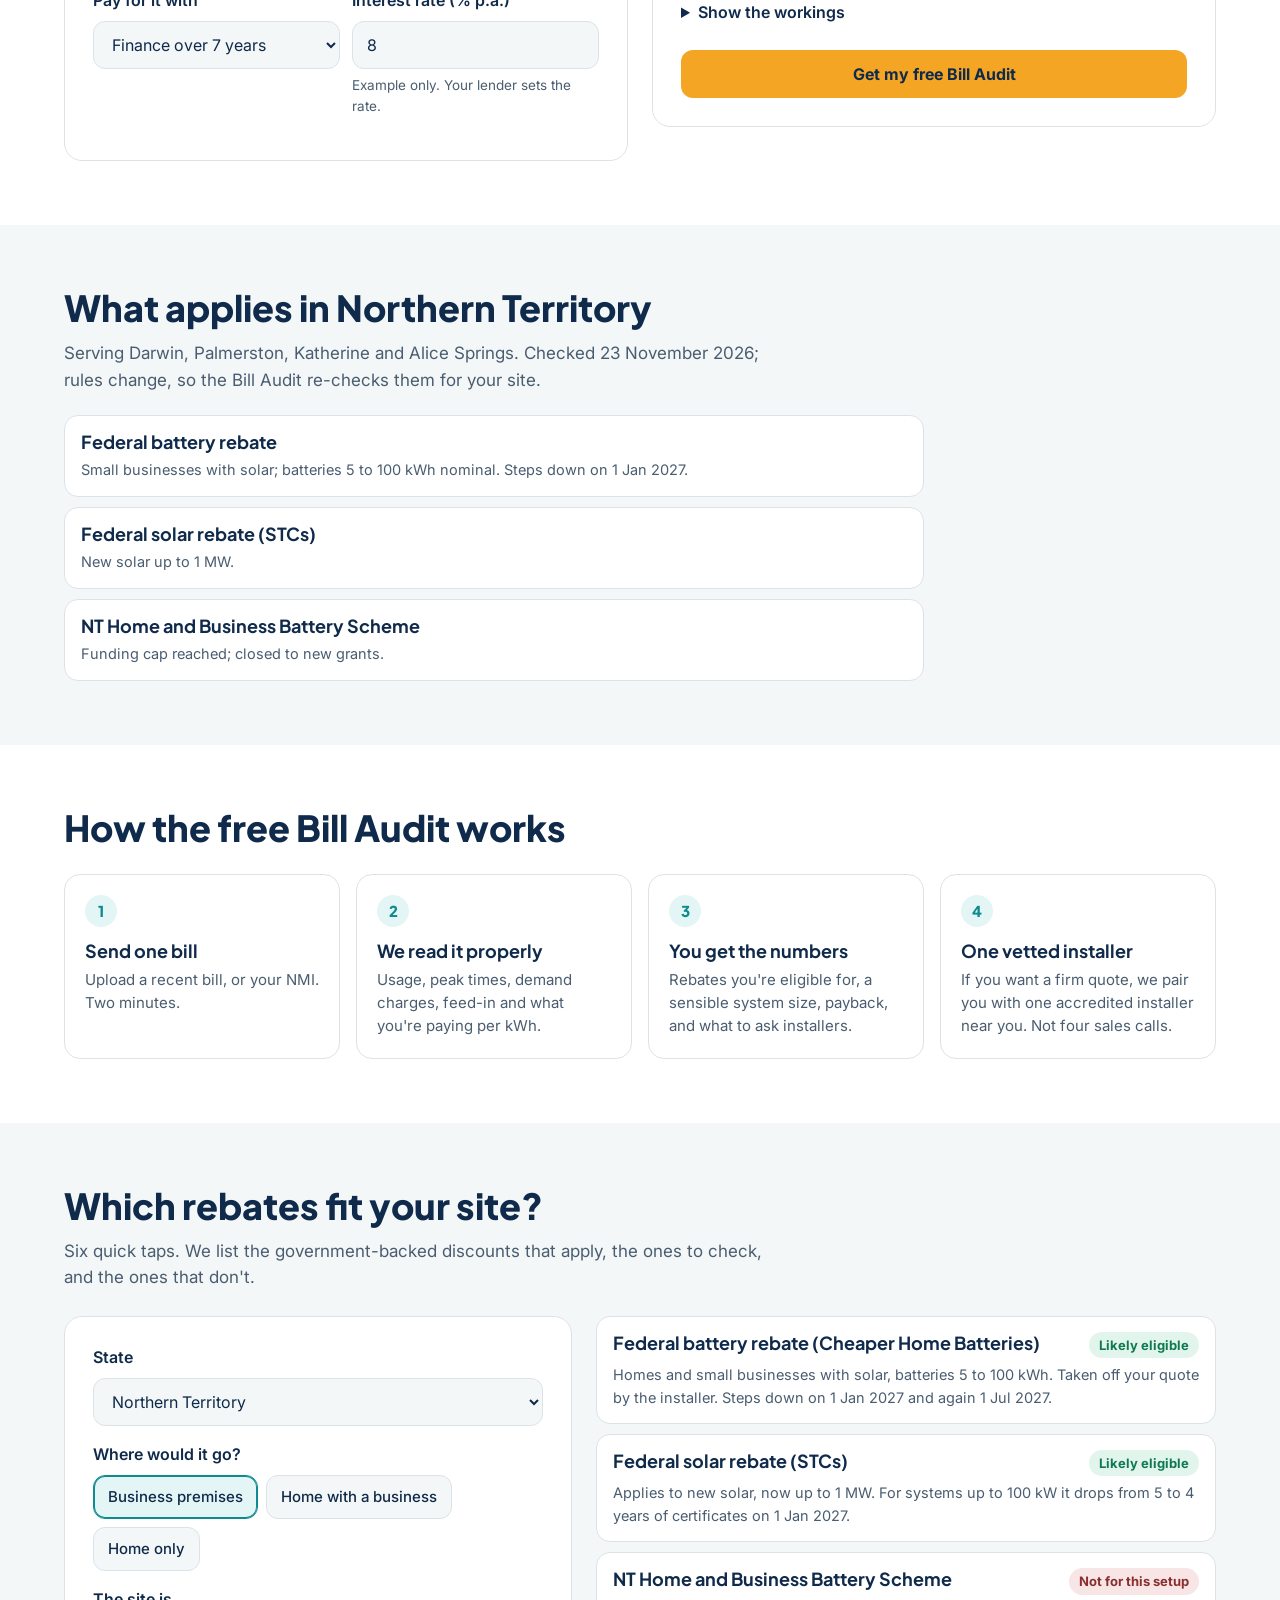
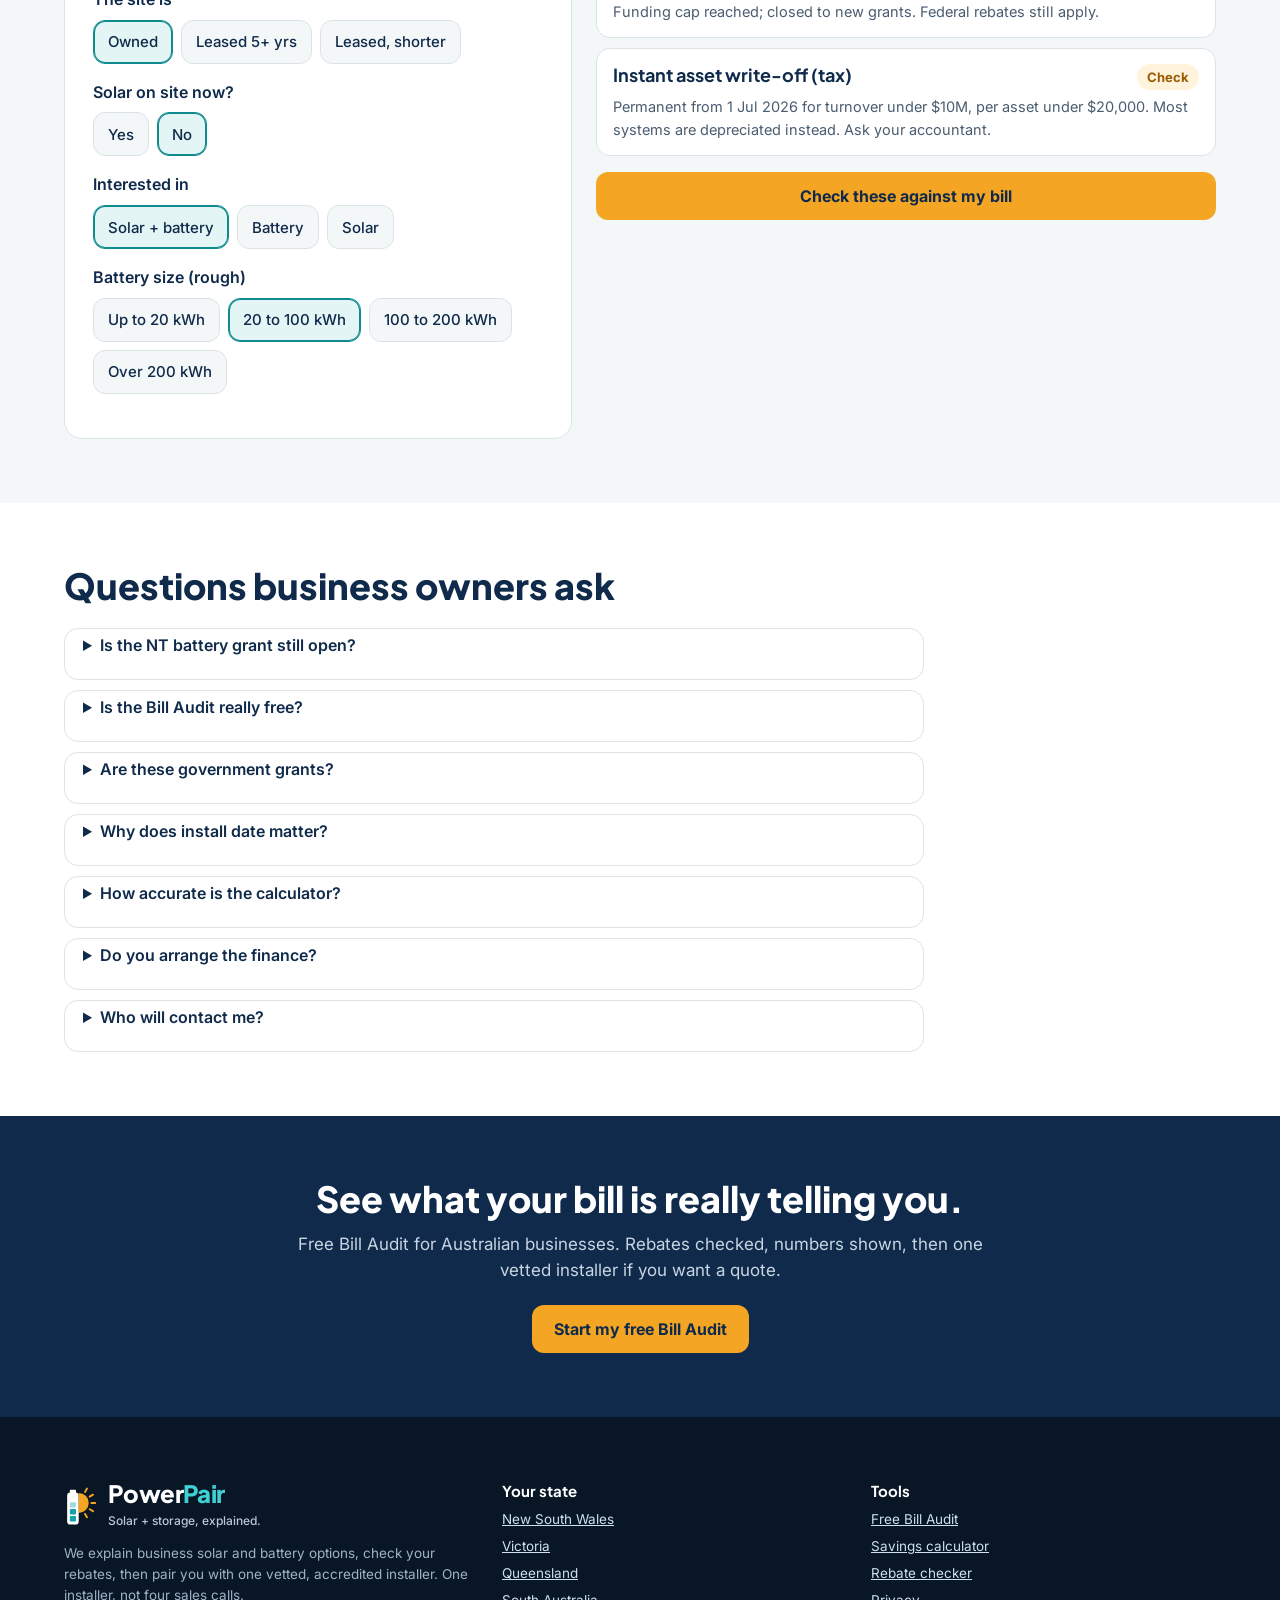
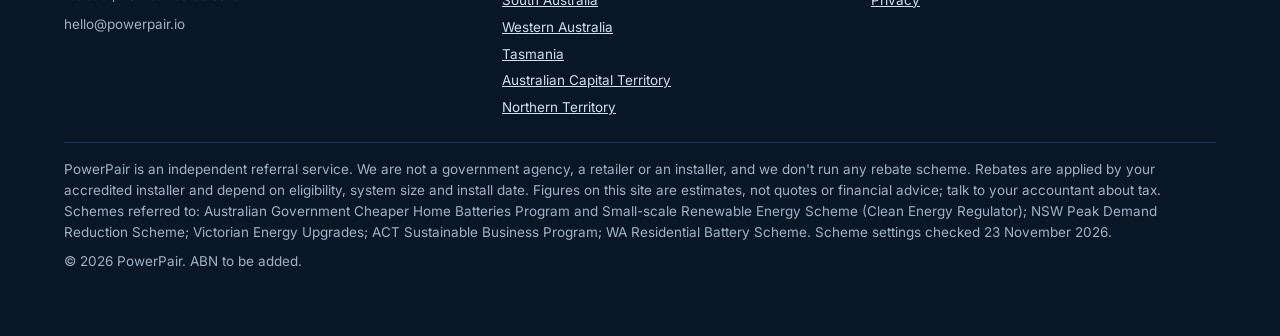
<file: public/nt.html>
<!DOCTYPE html>
<html lang="en-AU"><head>
<meta charset="utf-8"><meta name="viewport" content="width=device-width,initial-scale=1">
<title>NT Business Bill Audit | Solar and battery rebates | PowerPair</title>
<meta name="description" content="Free Bill Audit for Northern Territory businesses. See which solar and battery rebates apply, a right-sized system and payback. Darwin, Palmerston, Katherine and Alice Springs.">
<link rel="canonical" href="https://powerpair.io/nt.html">
<meta property="og:title" content="NT Business Bill Audit | Solar and battery rebates | PowerPair"><meta property="og:description" content="Free Bill Audit for Northern Territory businesses. See which solar and battery rebates apply, a right-sized system and payback. Darwin, Palmerston, Katherine and Alice Springs."><meta property="og:type" content="website">
<link rel="icon" href="favicon.svg" type="image/svg+xml">
<link rel="preconnect" href="https://fonts.googleapis.com"><link rel="preconnect" href="https://fonts.gstatic.com" crossorigin>
<link href="https://fonts.googleapis.com/css2?family=Plus+Jakarta+Sans:wght@700;800&family=Inter:wght@400;500;600;700&display=swap" rel="stylesheet">
<link rel="stylesheet" href="site.css">
</head><body>
<nav class="nav"><div class="wrap">
<a class="logo" href="index.html"><svg aria-hidden="true" width="34" height="40" viewBox="12 4 88 104"><rect x="27" y="14" width="16" height="9" rx="2" fill="#fff"/><rect x="20" y="21" width="30" height="83" rx="8" fill="#fff"/><rect x="27" y="82" width="16" height="14" rx="2.5" fill="#13A3A8"/><rect x="27" y="64" width="16" height="14" rx="2.5" fill="#13A3A8"/><rect x="27" y="46" width="16" height="14" rx="2.5" fill="#13A3A8" fill-opacity=".4"/><path d="M50 22A26 26 0 0 1 50 74Z" fill="#F5A524"/><g stroke="#F5A524" stroke-width="5" stroke-linecap="round"><line x1="66.5" y1="19.4" x2="71.5" y2="10.8"/><line x1="78.6" y1="31.5" x2="87.2" y2="26.5"/><line x1="83" y1="48" x2="93" y2="48"/><line x1="78.6" y1="64.5" x2="87.2" y2="69.5"/><line x1="66.5" y1="76.6" x2="71.5" y2="85.2"/></g></svg><div><b>Power<span>Pair</span></b><small>Solar + storage, explained.</small></div></a>
<div class="navlinks"><a href="index.html#calculator">Calculator</a><a href="index.html#checker">Rebate checker</a><a href="index.html#states">States</a><a class="btn cta" href="audit.html">Free Bill Audit</a></div>
</div></nav>
<header class="band hero"><div class="wrap grid">
<div><span class="kicker">Northern Territory · Free Bill Audit</span>
<h1>Territory sun is strong. Is your business bill making the most of it?</h1>
<p class="sub">The NT battery grant has closed, but the federal solar and battery rebates still apply, and NT solar yields are among the best in the country. Start with your bill.</p>
<div class="ctas"><a class="btn cta" href="audit.html?state=NT">Audit my NT bill</a><a class="btn ghost" href="#calculator">Quick estimate</a></div>
<ul class="ticks"><li><b>Federal battery rebate:</b> Small businesses with solar; batteries 5 to 100 kWh nominal. Steps down on 1 Jan 2027.</li><li><b>Federal solar rebate (STCs):</b> New solar up to 1 MW.</li></ul></div>
<div class="bill" aria-label="Example of a business power bill being audited">
<div class="hd"><span>Business electricity</span><span>Quarter</span></div>
<div class="row"><span><mark>Usage charges</mark></span><span>$1,960</span></div>
<div class="row"><span>Off-peak usage</span><span>$486</span></div>
<div class="row"><span>Supply charge</span><span>$214</span></div>
<div class="row"><span>Solar feed-in credit</span><span>-$38</span></div>
<p class="note">Highlighted: the line a battery and solar are built to shrink.</p>
<div class="verdict"><span class="stamp">AUDITED</span><br>Rebates you're likely eligible for, a right-sized system and payback, on one page.</div>
<p class="pp-fine" style="color:#4a5d70">Illustrative bill, not a real customer.</p></div>
</div></header>
<section class="band" id="calculator"><div class="wrap">
<h2>Swap the bill. Keep the asset.</h2>
<p class="sub">Today your power bill buys you nothing you keep. Finance the system after rebates, and a smaller bill plus the repayment can cost less each month than the bill alone. When the loan ends, you own the system and keep the lower bill. Put in one bill to see your numbers; every assumption is shown.</p>
<div class="calc">
<form class="card" id="calc-form">
<div class="f"><label for="state">State</label><select id="state" name="state"><option value="NSW">New South Wales</option><option value="VIC">Victoria</option><option value="QLD">Queensland</option><option value="SA">South Australia</option><option value="WA">Western Australia</option><option value="TAS">Tasmania</option><option value="ACT">Australian Capital Territory</option><option value="NT" selected>Northern Territory</option></select></div>
<div class="two"><div class="f"><label for="bill">Power bill ($, inc GST)</label><input id="bill" name="bill" type="number" inputmode="numeric" min="0" step="50" value="1500"></div>
<div class="f"><label for="period">For a</label><select id="period" name="period"><option value="m">Month</option><option value="q">Quarter</option></select></div></div>
<fieldset class="f"><legend>When does your business use power?</legend><div class="opts"><input type="radio" id="hours-day" name="hours" value="day" checked><label for="hours-day">Business hours</label><input type="radio" id="hours-ext" name="hours" value="ext"><label for="hours-ext">Early to late</label><input type="radio" id="hours-all" name="hours" value="all"><label for="hours-all">24/7</label></div></fieldset>
<fieldset class="f"><legend>What are you looking at?</legend><div class="opts"><input type="radio" id="scope-both" name="scope" value="both" checked><label for="scope-both">Solar + battery</label><input type="radio" id="scope-batt" name="scope" value="batt"><label for="scope-batt">Battery only (I have solar)</label></div></fieldset>
<div class="two"><div class="f"><label for="solar">Existing solar (kW)</label><input id="solar" name="solar" type="number" inputmode="numeric" min="0" step="1" value="0"><p class="hint">0 if none.</p></div>
<div class="f"><label for="roof">Usable roof</label><select id="roof" name="roof"><option value="s">Small (up to 30 kW)</option><option value="m" selected>Medium (up to 100 kW)</option><option value="l">Large (up to 200 kW)</option><option value="xl">Very large (200 kW+)</option></select></div></div>
<div class="two"><div class="f"><label for="when">Install</label><select id="when" name="when"><option value="2026">By 31 Dec 2026</option><option value="2027a" selected>Jan to Jun 2027</option><option value="2027b">Jul to Dec 2027</option></select></div>
<div class="f"><label for="rate">Your rate (c/kWh)</label><input id="rate" name="rate" type="number" inputmode="decimal" min="5" max="80" step="0.5" placeholder="30"><p class="hint">Optional, from your bill.</p></div></div>
<div class="two"><div class="f"><label for="term">Pay for it with</label><select id="term" name="term"><option value="0">Cash</option><option value="5">Finance over 5 years</option><option value="7" selected>Finance over 7 years</option><option value="10">Finance over 10 years</option></select></div>
<div class="f"><label for="apr">Interest rate (% p.a.)</label><input id="apr" name="apr" type="number" inputmode="decimal" min="0" max="20" step="0.1" value="8"><p class="hint">Example only. Your lender sets the rate.</p></div></div>
</form>
<div class="card result" id="calc-out" aria-live="polite"></div>
</div></div></section>
<section class="band alt"><div class="wrap"><h2>What applies in Northern Territory</h2>
<p class="sub">Serving Darwin, Palmerston, Katherine and Alice Springs. Checked 23 November 2026; rules change, so the Bill Audit re-checks them for your site.</p>
<div class="schemes" style="margin-top:22px;max-width:860px"><div class="scheme"><h3>Federal battery rebate</h3><p>Small businesses with solar; batteries 5 to 100 kWh nominal. Steps down on 1 Jan 2027.</p></div><div class="scheme"><h3>Federal solar rebate (STCs)</h3><p>New solar up to 1 MW.</p></div><div class="scheme"><h3>NT Home and Business Battery Scheme</h3><p>Funding cap reached; closed to new grants.</p></div></div></div></section>
<section class="band"><div class="wrap">
<h2>How the free Bill Audit works</h2>
<div class="steps">
<div class="step"><i>1</i><h3>Send one bill</h3><p>Upload a recent bill, or your NMI. Two minutes.</p></div>
<div class="step"><i>2</i><h3>We read it properly</h3><p>Usage, peak times, demand charges, feed-in and what you're paying per kWh.</p></div>
<div class="step"><i>3</i><h3>You get the numbers</h3><p>Rebates you're eligible for, a sensible system size, payback, and what to ask installers.</p></div>
<div class="step"><i>4</i><h3>One vetted installer</h3><p>If you want a firm quote, we pair you with one accredited installer near you. Not four sales calls.</p></div>
</div></div></section>
<section class="band alt" id="checker"><div class="wrap">
<h2>Which rebates fit your site?</h2>
<p class="sub">Six quick taps. We list the government-backed discounts that apply, the ones to check, and the ones that don't.</p>
<div class="chk">
<form class="card" id="chk-form">
<div class="f"><label for="c-state">State</label><select id="c-state" name="state"><option value="NSW">New South Wales</option><option value="VIC">Victoria</option><option value="QLD">Queensland</option><option value="SA">South Australia</option><option value="WA">Western Australia</option><option value="TAS">Tasmania</option><option value="ACT">Australian Capital Territory</option><option value="NT" selected>Northern Territory</option></select></div>
<fieldset class="f"><legend>Where would it go?</legend><div class="opts"><input type="radio" id="site-business" name="site" value="business" checked><label for="site-business">Business premises</label><input type="radio" id="site-homebiz" name="site" value="homebiz"><label for="site-homebiz">Home with a business</label><input type="radio" id="site-home" name="site" value="home"><label for="site-home">Home only</label></div></fieldset>
<fieldset class="f"><legend>The site is</legend><div class="opts"><input type="radio" id="own-own" name="own" value="own" checked><label for="own-own">Owned</label><input type="radio" id="own-long" name="own" value="long"><label for="own-long">Leased 5+ yrs</label><input type="radio" id="own-short" name="own" value="short"><label for="own-short">Leased, shorter</label></div></fieldset>
<fieldset class="f"><legend>Solar on site now?</legend><div class="opts"><input type="radio" id="solar-yes" name="solar" value="yes"><label for="solar-yes">Yes</label><input type="radio" id="solar-no" name="solar" value="no" checked><label for="solar-no">No</label></div></fieldset>
<fieldset class="f"><legend>Interested in</legend><div class="opts"><input type="radio" id="plan-both" name="plan" value="both" checked><label for="plan-both">Solar + battery</label><input type="radio" id="plan-batt" name="plan" value="batt"><label for="plan-batt">Battery</label><input type="radio" id="plan-solar" name="plan" value="solar"><label for="plan-solar">Solar</label></div></fieldset>
<fieldset class="f"><legend>Battery size (rough)</legend><div class="opts"><input type="radio" id="size-s" name="size" value="s"><label for="size-s">Up to 20 kWh</label><input type="radio" id="size-m" name="size" value="m" checked><label for="size-m">20 to 100 kWh</label><input type="radio" id="size-l" name="size" value="l"><label for="size-l">100 to 200 kWh</label><input type="radio" id="size-xl" name="size" value="xl"><label for="size-xl">Over 200 kWh</label></div></fieldset>
</form>
<div class="schemes" id="chk-out" aria-live="polite"></div>
</div></div></section>
<section class="band"><div class="wrap"><h2>Questions business owners ask</h2><div class="faq"><details><summary>Is the NT battery grant still open?</summary><p>No. It reached its funding cap and closed to new grants. The federal rebates are still open.</p></details><details><summary>Is the Bill Audit really free?</summary><p>Yes. You get your numbers whether or not you go ahead. If you ask for a quote, the installer we pair you with pays us a referral fee; it does not change your price.</p></details><details><summary>Are these government grants?</summary><p>No. They are government-backed rebates and discounts. Your accredited installer takes them off the quote. Nobody applies for a cash grant, and anyone who says otherwise is worth avoiding.</p></details><details><summary>Why does install date matter?</summary><p>The federal battery rebate is set by the install date, not the order date. It steps down on 1 January 2027 and again on 1 July 2027. Small solar systems also drop from 5 to 4 years of certificates on 1 January 2027.</p></details><details><summary>How accurate is the calculator?</summary><p>It is a first estimate from one number. The Bill Audit uses your actual usage, tariff and demand charges, and an installer quote is the final word.</p></details><details><summary>Do you arrange the finance?</summary><p>No. We show what a loan could look like so you can compare it with your bill. Your bank, an equipment financier or the installer&#x27;s finance partner sets the actual rate, fees and approval. Ask about green or CEFC-backed business loans, which can carry a discount. &quot;Keep the asset&quot; applies to a loan or chattel mortgage, where your business owns the system. Under a power purchase agreement or rental, the provider owns it.</p></details><details><summary>Who will contact me?</summary><p>PowerPair first, to check the details. Then one accredited installer, only if you ask for a quote.</p></details></div></div></section>
<section class="band cta-band"><div class="wrap">
<h2>See what your bill is really telling you.</h2>
<p class="sub">Free Bill Audit for Australian businesses. Rebates checked, numbers shown, then one vetted installer if you want a quote.</p>
<a class="btn cta" href="audit.html?state=NT">Start my free Bill Audit</a></div></section>
<footer class="band"><div class="wrap">
<div class="cols">
<div><a class="logo" href="index.html"><svg aria-hidden="true" width="34" height="40" viewBox="12 4 88 104"><rect x="27" y="14" width="16" height="9" rx="2" fill="#fff"/><rect x="20" y="21" width="30" height="83" rx="8" fill="#fff"/><rect x="27" y="82" width="16" height="14" rx="2.5" fill="#13A3A8"/><rect x="27" y="64" width="16" height="14" rx="2.5" fill="#13A3A8"/><rect x="27" y="46" width="16" height="14" rx="2.5" fill="#13A3A8" fill-opacity=".4"/><path d="M50 22A26 26 0 0 1 50 74Z" fill="#F5A524"/><g stroke="#F5A524" stroke-width="5" stroke-linecap="round"><line x1="66.5" y1="19.4" x2="71.5" y2="10.8"/><line x1="78.6" y1="31.5" x2="87.2" y2="26.5"/><line x1="83" y1="48" x2="93" y2="48"/><line x1="78.6" y1="64.5" x2="87.2" y2="69.5"/><line x1="66.5" y1="76.6" x2="71.5" y2="85.2"/></g></svg><div><b>Power<span>Pair</span></b><small>Solar + storage, explained.</small></div></a>
<p style="margin-top:12px">We explain business solar and battery options, check your rebates, then pair you with one vetted, accredited installer. One installer, not four sales calls.</p>
<p style="margin-top:8px">hello@powerpair.io</p></div>
<div><h3>Your state</h3><ul><li><a href="nsw.html">New South Wales</a></li><li><a href="vic.html">Victoria</a></li><li><a href="qld.html">Queensland</a></li><li><a href="sa.html">South Australia</a></li><li><a href="wa.html">Western Australia</a></li><li><a href="tas.html">Tasmania</a></li><li><a href="act.html">Australian Capital Territory</a></li><li><a href="nt.html">Northern Territory</a></li></ul></div>
<div><h3>Tools</h3><ul><li><a href="audit.html">Free Bill Audit</a></li><li><a href="index.html#calculator">Savings calculator</a></li><li><a href="index.html#checker">Rebate checker</a></li><li><a href="privacy.html">Privacy</a></li></ul></div>
</div>
<div class="legal">
<p>PowerPair is an independent referral service. We are not a government agency, a retailer or an installer, and we don't run any rebate scheme. Rebates are applied by your accredited installer and depend on eligibility, system size and install date. Figures on this site are estimates, not quotes or financial advice; talk to your accountant about tax. Schemes referred to: Australian Government Cheaper Home Batteries Program and Small-scale Renewable Energy Scheme (Clean Energy Regulator); NSW Peak Demand Reduction Scheme; Victorian Energy Upgrades; ACT Sustainable Business Program; WA Residential Battery Scheme. Scheme settings checked 23 November 2026.</p>
<p style="margin-top:8px">© 2026 PowerPair. ABN to be added.</p></div>
</div></footer>
<script src="site.js"></script>
</body></html>
</file>
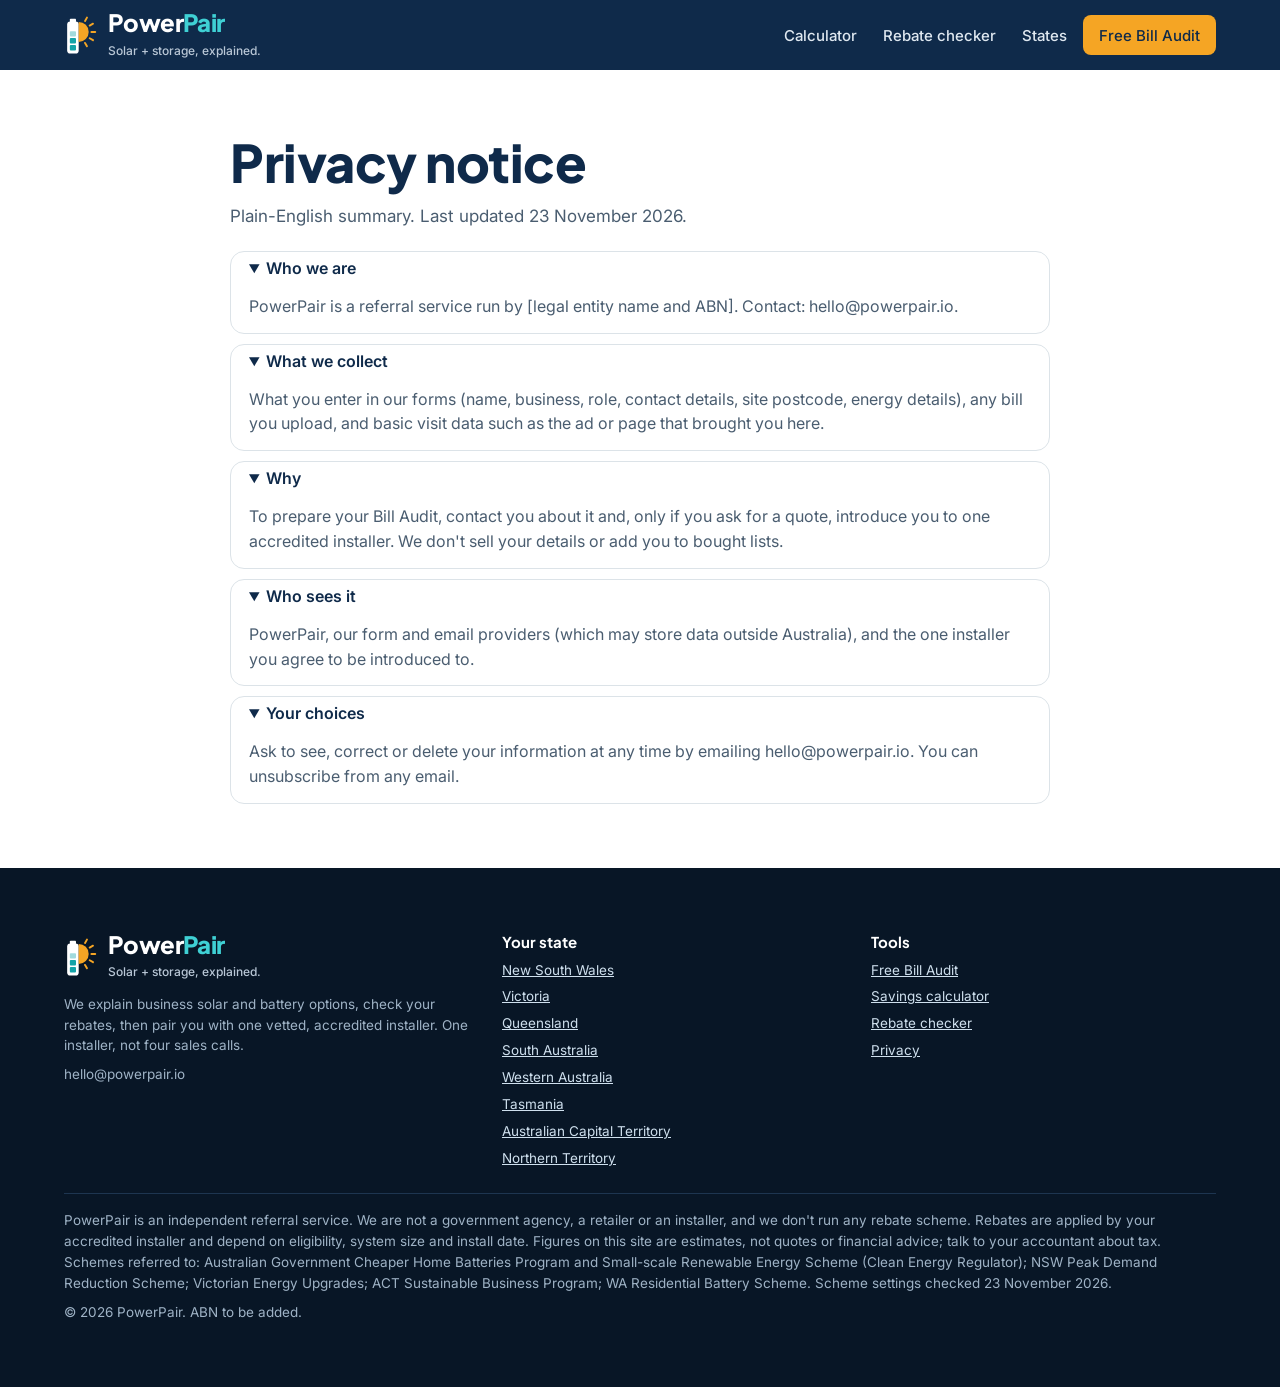
<file: public/privacy.html>
<!DOCTYPE html>
<html lang="en-AU"><head>
<meta charset="utf-8"><meta name="viewport" content="width=device-width,initial-scale=1">
<title>Privacy | PowerPair</title>
<meta name="description" content="How PowerPair collects and uses your information.">
<link rel="canonical" href="https://powerpair.io/privacy.html">
<meta property="og:title" content="Privacy | PowerPair"><meta property="og:description" content="How PowerPair collects and uses your information."><meta property="og:type" content="website">
<link rel="icon" href="favicon.svg" type="image/svg+xml">
<link rel="preconnect" href="https://fonts.googleapis.com"><link rel="preconnect" href="https://fonts.gstatic.com" crossorigin>
<link href="https://fonts.googleapis.com/css2?family=Plus+Jakarta+Sans:wght@700;800&family=Inter:wght@400;500;600;700&display=swap" rel="stylesheet">
<link rel="stylesheet" href="site.css">
</head><body>
<nav class="nav"><div class="wrap">
<a class="logo" href="index.html"><svg aria-hidden="true" width="34" height="40" viewBox="12 4 88 104"><rect x="27" y="14" width="16" height="9" rx="2" fill="#fff"/><rect x="20" y="21" width="30" height="83" rx="8" fill="#fff"/><rect x="27" y="82" width="16" height="14" rx="2.5" fill="#13A3A8"/><rect x="27" y="64" width="16" height="14" rx="2.5" fill="#13A3A8"/><rect x="27" y="46" width="16" height="14" rx="2.5" fill="#13A3A8" fill-opacity=".4"/><path d="M50 22A26 26 0 0 1 50 74Z" fill="#F5A524"/><g stroke="#F5A524" stroke-width="5" stroke-linecap="round"><line x1="66.5" y1="19.4" x2="71.5" y2="10.8"/><line x1="78.6" y1="31.5" x2="87.2" y2="26.5"/><line x1="83" y1="48" x2="93" y2="48"/><line x1="78.6" y1="64.5" x2="87.2" y2="69.5"/><line x1="66.5" y1="76.6" x2="71.5" y2="85.2"/></g></svg><div><b>Power<span>Pair</span></b><small>Solar + storage, explained.</small></div></a>
<div class="navlinks"><a href="index.html#calculator">Calculator</a><a href="index.html#checker">Rebate checker</a><a href="index.html#states">States</a><a class="btn cta" href="audit.html">Free Bill Audit</a></div>
</div></nav>
<section class="band"><div class="wrap" style="max-width:820px">
<h1>Privacy notice</h1>
<p class="sub">Plain-English summary. Last updated 23 November 2026.</p>
<div class="faq">
<details open><summary>Who we are</summary><p>PowerPair is a referral service run by [legal entity name and ABN]. Contact: hello@powerpair.io.</p></details>
<details open><summary>What we collect</summary><p>What you enter in our forms (name, business, role, contact details, site postcode, energy details), any bill you upload, and basic visit data such as the ad or page that brought you here.</p></details>
<details open><summary>Why</summary><p>To prepare your Bill Audit, contact you about it and, only if you ask for a quote, introduce you to one accredited installer. We don't sell your details or add you to bought lists.</p></details>
<details open><summary>Who sees it</summary><p>PowerPair, our form and email providers (which may store data outside Australia), and the one installer you agree to be introduced to.</p></details>
<details open><summary>Your choices</summary><p>Ask to see, correct or delete your information at any time by emailing hello@powerpair.io. You can unsubscribe from any email.</p></details>
</div></div></section><footer class="band"><div class="wrap">
<div class="cols">
<div><a class="logo" href="index.html"><svg aria-hidden="true" width="34" height="40" viewBox="12 4 88 104"><rect x="27" y="14" width="16" height="9" rx="2" fill="#fff"/><rect x="20" y="21" width="30" height="83" rx="8" fill="#fff"/><rect x="27" y="82" width="16" height="14" rx="2.5" fill="#13A3A8"/><rect x="27" y="64" width="16" height="14" rx="2.5" fill="#13A3A8"/><rect x="27" y="46" width="16" height="14" rx="2.5" fill="#13A3A8" fill-opacity=".4"/><path d="M50 22A26 26 0 0 1 50 74Z" fill="#F5A524"/><g stroke="#F5A524" stroke-width="5" stroke-linecap="round"><line x1="66.5" y1="19.4" x2="71.5" y2="10.8"/><line x1="78.6" y1="31.5" x2="87.2" y2="26.5"/><line x1="83" y1="48" x2="93" y2="48"/><line x1="78.6" y1="64.5" x2="87.2" y2="69.5"/><line x1="66.5" y1="76.6" x2="71.5" y2="85.2"/></g></svg><div><b>Power<span>Pair</span></b><small>Solar + storage, explained.</small></div></a>
<p style="margin-top:12px">We explain business solar and battery options, check your rebates, then pair you with one vetted, accredited installer. One installer, not four sales calls.</p>
<p style="margin-top:8px">hello@powerpair.io</p></div>
<div><h3>Your state</h3><ul><li><a href="nsw.html">New South Wales</a></li><li><a href="vic.html">Victoria</a></li><li><a href="qld.html">Queensland</a></li><li><a href="sa.html">South Australia</a></li><li><a href="wa.html">Western Australia</a></li><li><a href="tas.html">Tasmania</a></li><li><a href="act.html">Australian Capital Territory</a></li><li><a href="nt.html">Northern Territory</a></li></ul></div>
<div><h3>Tools</h3><ul><li><a href="audit.html">Free Bill Audit</a></li><li><a href="index.html#calculator">Savings calculator</a></li><li><a href="index.html#checker">Rebate checker</a></li><li><a href="privacy.html">Privacy</a></li></ul></div>
</div>
<div class="legal">
<p>PowerPair is an independent referral service. We are not a government agency, a retailer or an installer, and we don't run any rebate scheme. Rebates are applied by your accredited installer and depend on eligibility, system size and install date. Figures on this site are estimates, not quotes or financial advice; talk to your accountant about tax. Schemes referred to: Australian Government Cheaper Home Batteries Program and Small-scale Renewable Energy Scheme (Clean Energy Regulator); NSW Peak Demand Reduction Scheme; Victorian Energy Upgrades; ACT Sustainable Business Program; WA Residential Battery Scheme. Scheme settings checked 23 November 2026.</p>
<p style="margin-top:8px">© 2026 PowerPair. ABN to be added.</p></div>
</div></footer>
<script src="site.js"></script>
</body></html>
</file>
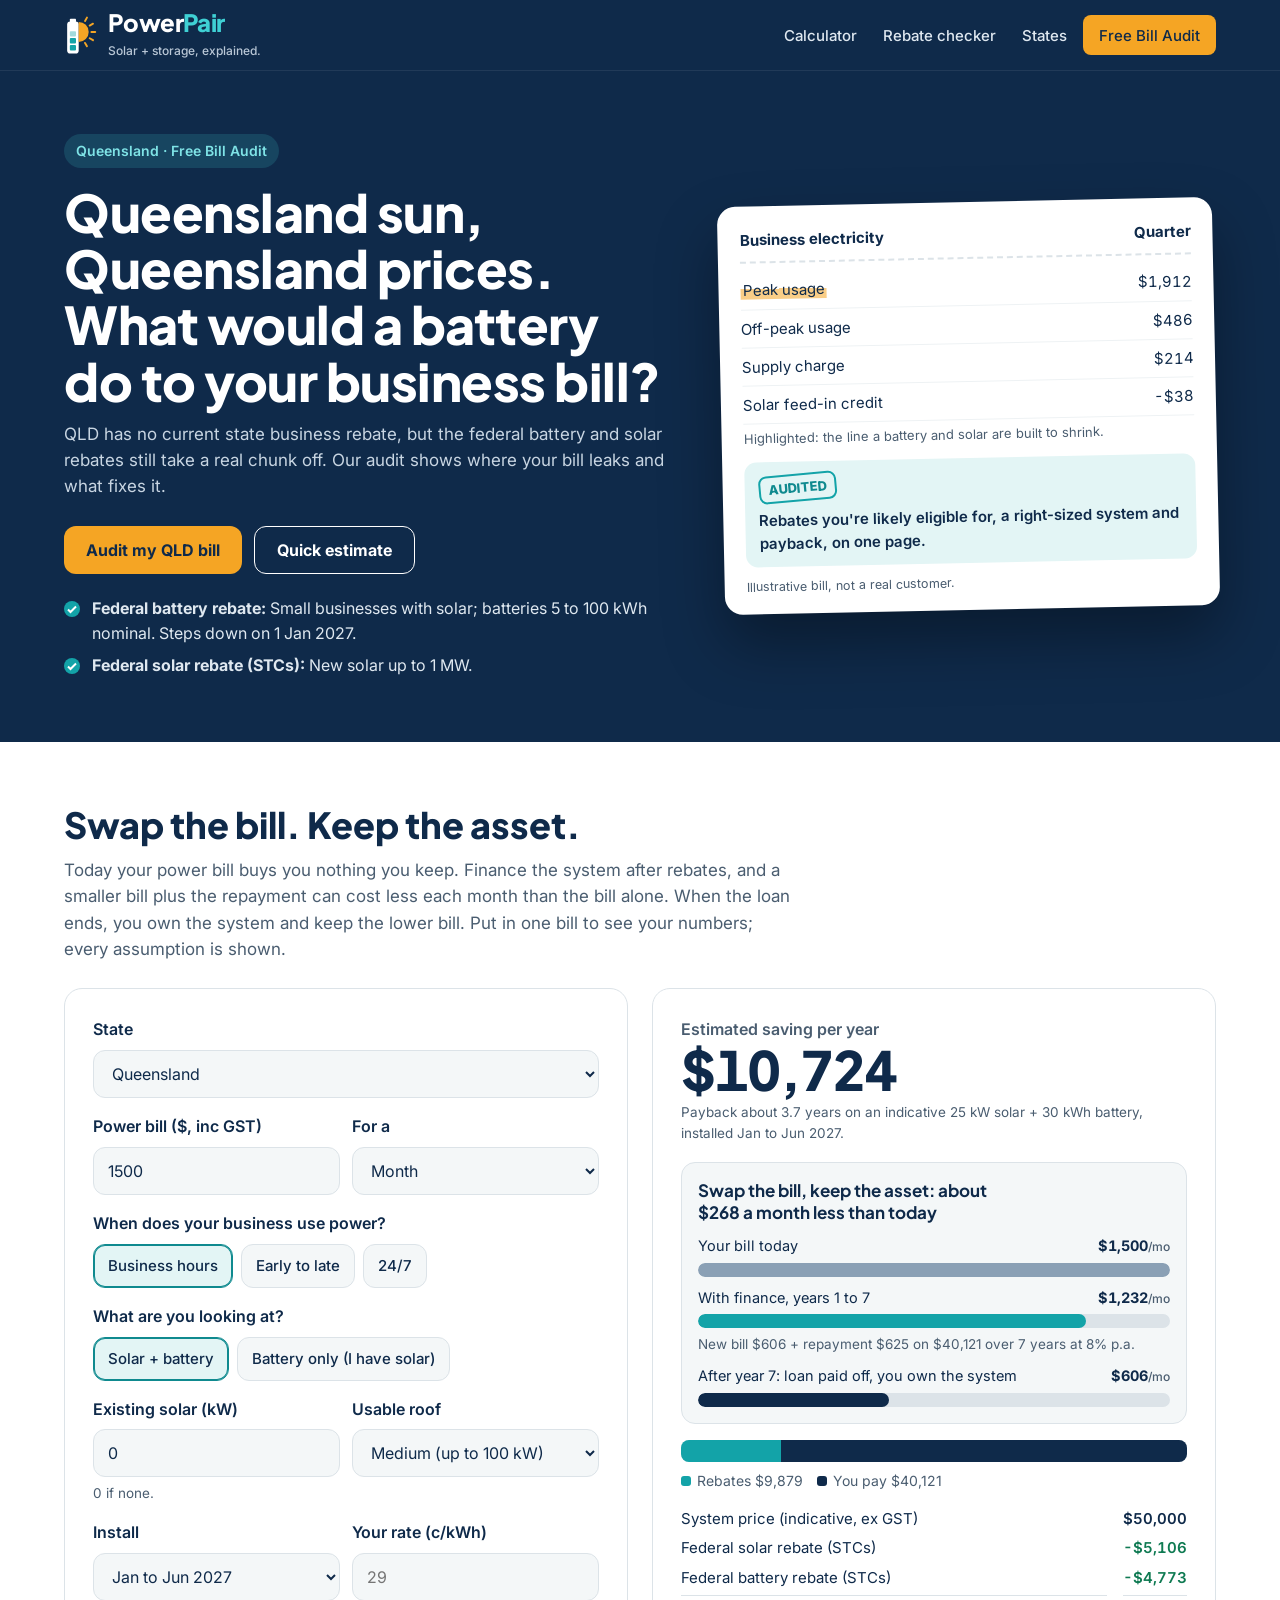
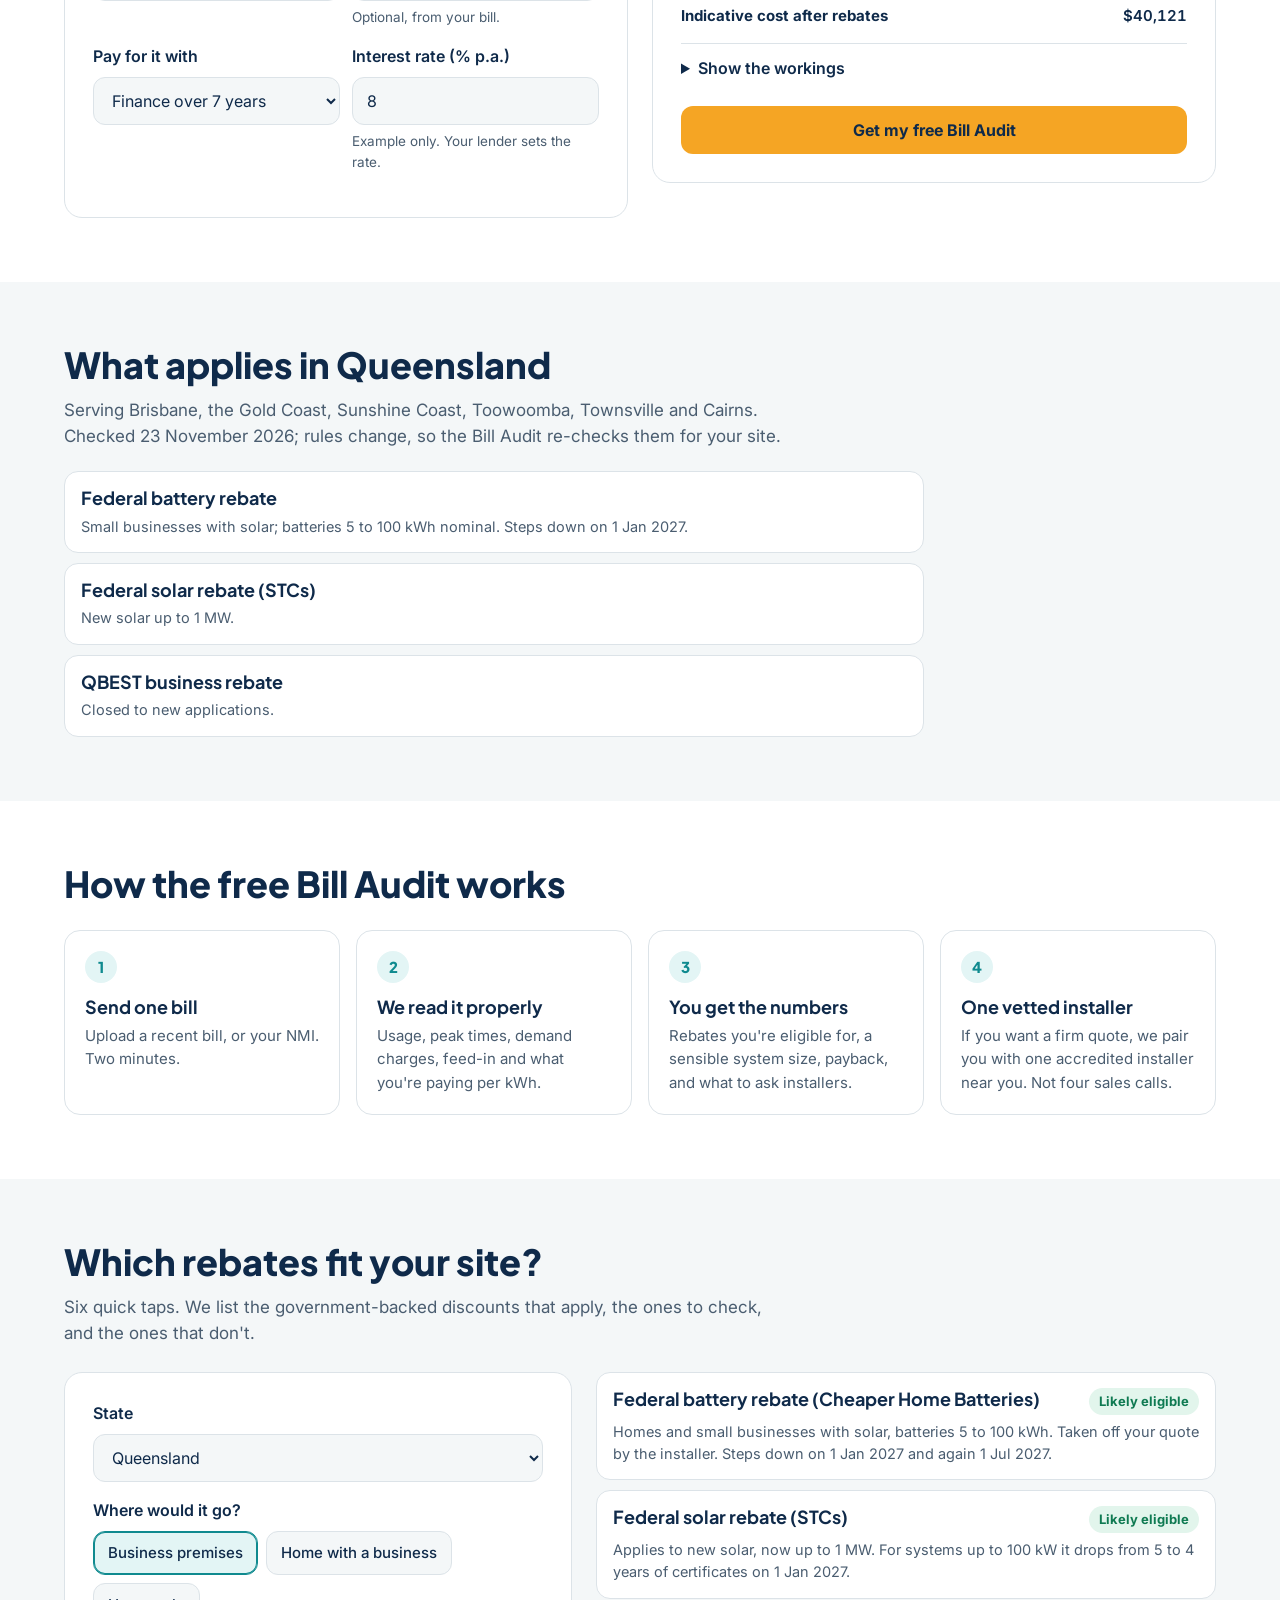
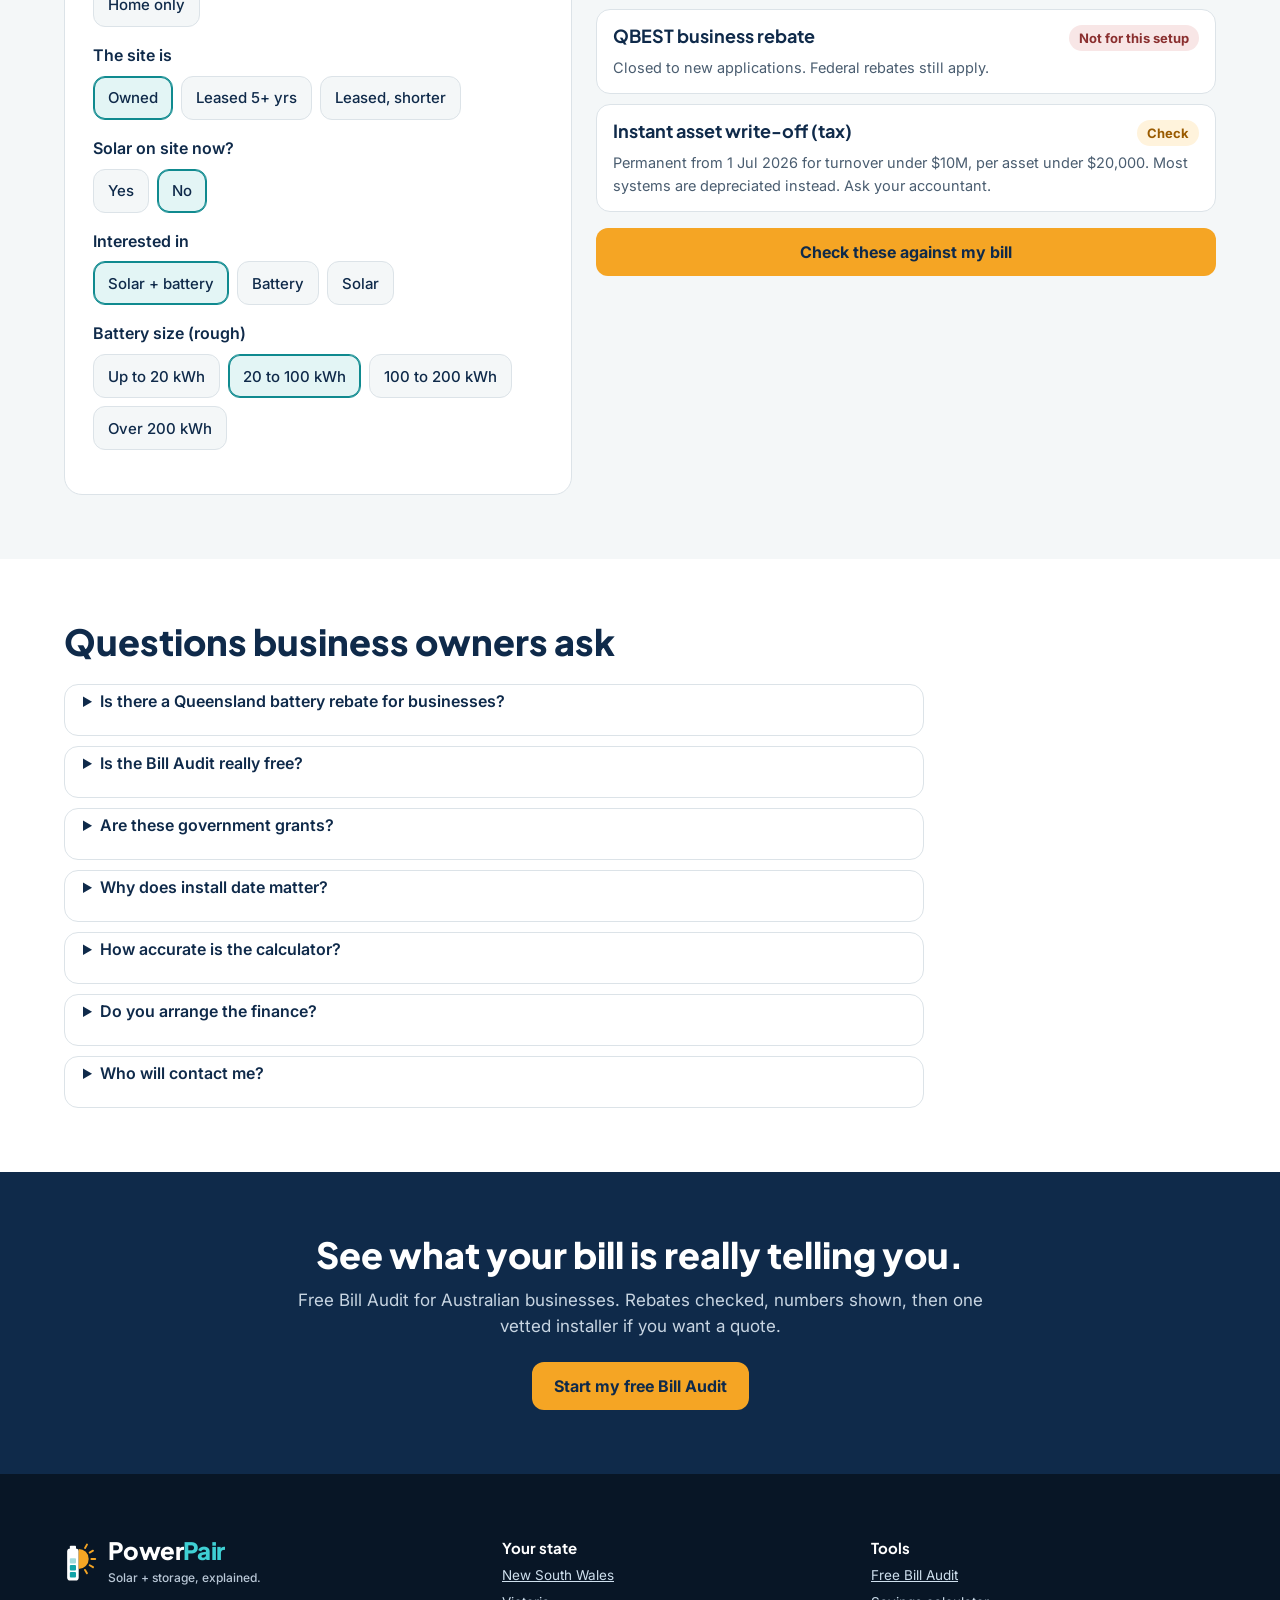
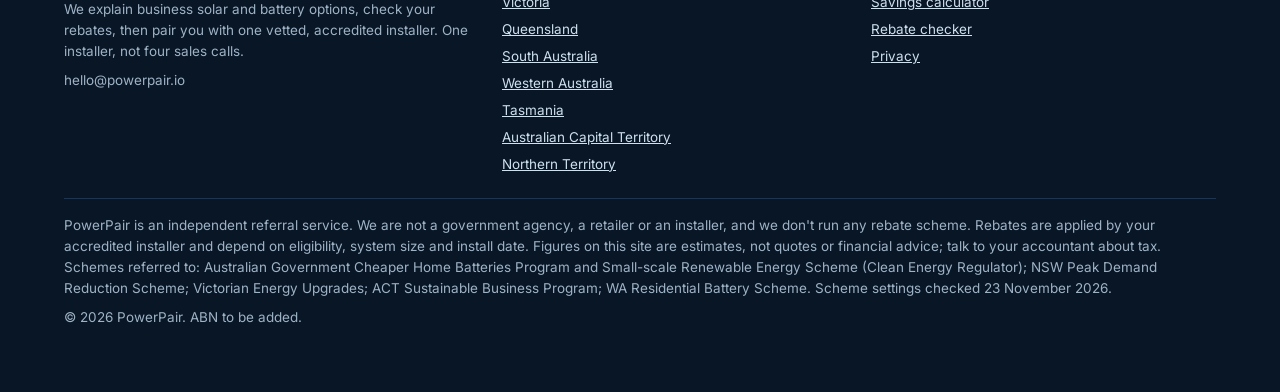
<file: public/qld.html>
<!DOCTYPE html>
<html lang="en-AU"><head>
<meta charset="utf-8"><meta name="viewport" content="width=device-width,initial-scale=1">
<title>QLD Business Bill Audit | Solar and battery rebates | PowerPair</title>
<meta name="description" content="Free Bill Audit for Queensland businesses. See which solar and battery rebates apply, a right-sized system and payback. Brisbane, the Gold Coast, Sunshine Coast, Toowoomba, Townsville and Cairns.">
<link rel="canonical" href="https://powerpair.io/qld.html">
<meta property="og:title" content="QLD Business Bill Audit | Solar and battery rebates | PowerPair"><meta property="og:description" content="Free Bill Audit for Queensland businesses. See which solar and battery rebates apply, a right-sized system and payback. Brisbane, the Gold Coast, Sunshine Coast, Toowoomba, Townsville and Cairns."><meta property="og:type" content="website">
<link rel="icon" href="favicon.svg" type="image/svg+xml">
<link rel="preconnect" href="https://fonts.googleapis.com"><link rel="preconnect" href="https://fonts.gstatic.com" crossorigin>
<link href="https://fonts.googleapis.com/css2?family=Plus+Jakarta+Sans:wght@700;800&family=Inter:wght@400;500;600;700&display=swap" rel="stylesheet">
<link rel="stylesheet" href="site.css">
</head><body>
<nav class="nav"><div class="wrap">
<a class="logo" href="index.html"><svg aria-hidden="true" width="34" height="40" viewBox="12 4 88 104"><rect x="27" y="14" width="16" height="9" rx="2" fill="#fff"/><rect x="20" y="21" width="30" height="83" rx="8" fill="#fff"/><rect x="27" y="82" width="16" height="14" rx="2.5" fill="#13A3A8"/><rect x="27" y="64" width="16" height="14" rx="2.5" fill="#13A3A8"/><rect x="27" y="46" width="16" height="14" rx="2.5" fill="#13A3A8" fill-opacity=".4"/><path d="M50 22A26 26 0 0 1 50 74Z" fill="#F5A524"/><g stroke="#F5A524" stroke-width="5" stroke-linecap="round"><line x1="66.5" y1="19.4" x2="71.5" y2="10.8"/><line x1="78.6" y1="31.5" x2="87.2" y2="26.5"/><line x1="83" y1="48" x2="93" y2="48"/><line x1="78.6" y1="64.5" x2="87.2" y2="69.5"/><line x1="66.5" y1="76.6" x2="71.5" y2="85.2"/></g></svg><div><b>Power<span>Pair</span></b><small>Solar + storage, explained.</small></div></a>
<div class="navlinks"><a href="index.html#calculator">Calculator</a><a href="index.html#checker">Rebate checker</a><a href="index.html#states">States</a><a class="btn cta" href="audit.html">Free Bill Audit</a></div>
</div></nav>
<header class="band hero"><div class="wrap grid">
<div><span class="kicker">Queensland · Free Bill Audit</span>
<h1>Queensland sun, Queensland prices. What would a battery do to your business bill?</h1>
<p class="sub">QLD has no current state business rebate, but the federal battery and solar rebates still take a real chunk off. Our audit shows where your bill leaks and what fixes it.</p>
<div class="ctas"><a class="btn cta" href="audit.html?state=QLD">Audit my QLD bill</a><a class="btn ghost" href="#calculator">Quick estimate</a></div>
<ul class="ticks"><li><b>Federal battery rebate:</b> Small businesses with solar; batteries 5 to 100 kWh nominal. Steps down on 1 Jan 2027.</li><li><b>Federal solar rebate (STCs):</b> New solar up to 1 MW.</li></ul></div>
<div class="bill" aria-label="Example of a business power bill being audited">
<div class="hd"><span>Business electricity</span><span>Quarter</span></div>
<div class="row"><span><mark>Peak usage</mark></span><span>$1,912</span></div>
<div class="row"><span>Off-peak usage</span><span>$486</span></div>
<div class="row"><span>Supply charge</span><span>$214</span></div>
<div class="row"><span>Solar feed-in credit</span><span>-$38</span></div>
<p class="note">Highlighted: the line a battery and solar are built to shrink.</p>
<div class="verdict"><span class="stamp">AUDITED</span><br>Rebates you're likely eligible for, a right-sized system and payback, on one page.</div>
<p class="pp-fine" style="color:#4a5d70">Illustrative bill, not a real customer.</p></div>
</div></header>
<section class="band" id="calculator"><div class="wrap">
<h2>Swap the bill. Keep the asset.</h2>
<p class="sub">Today your power bill buys you nothing you keep. Finance the system after rebates, and a smaller bill plus the repayment can cost less each month than the bill alone. When the loan ends, you own the system and keep the lower bill. Put in one bill to see your numbers; every assumption is shown.</p>
<div class="calc">
<form class="card" id="calc-form">
<div class="f"><label for="state">State</label><select id="state" name="state"><option value="NSW">New South Wales</option><option value="VIC">Victoria</option><option value="QLD" selected>Queensland</option><option value="SA">South Australia</option><option value="WA">Western Australia</option><option value="TAS">Tasmania</option><option value="ACT">Australian Capital Territory</option><option value="NT">Northern Territory</option></select></div>
<div class="two"><div class="f"><label for="bill">Power bill ($, inc GST)</label><input id="bill" name="bill" type="number" inputmode="numeric" min="0" step="50" value="1500"></div>
<div class="f"><label for="period">For a</label><select id="period" name="period"><option value="m">Month</option><option value="q">Quarter</option></select></div></div>
<fieldset class="f"><legend>When does your business use power?</legend><div class="opts"><input type="radio" id="hours-day" name="hours" value="day" checked><label for="hours-day">Business hours</label><input type="radio" id="hours-ext" name="hours" value="ext"><label for="hours-ext">Early to late</label><input type="radio" id="hours-all" name="hours" value="all"><label for="hours-all">24/7</label></div></fieldset>
<fieldset class="f"><legend>What are you looking at?</legend><div class="opts"><input type="radio" id="scope-both" name="scope" value="both" checked><label for="scope-both">Solar + battery</label><input type="radio" id="scope-batt" name="scope" value="batt"><label for="scope-batt">Battery only (I have solar)</label></div></fieldset>
<div class="two"><div class="f"><label for="solar">Existing solar (kW)</label><input id="solar" name="solar" type="number" inputmode="numeric" min="0" step="1" value="0"><p class="hint">0 if none.</p></div>
<div class="f"><label for="roof">Usable roof</label><select id="roof" name="roof"><option value="s">Small (up to 30 kW)</option><option value="m" selected>Medium (up to 100 kW)</option><option value="l">Large (up to 200 kW)</option><option value="xl">Very large (200 kW+)</option></select></div></div>
<div class="two"><div class="f"><label for="when">Install</label><select id="when" name="when"><option value="2026">By 31 Dec 2026</option><option value="2027a" selected>Jan to Jun 2027</option><option value="2027b">Jul to Dec 2027</option></select></div>
<div class="f"><label for="rate">Your rate (c/kWh)</label><input id="rate" name="rate" type="number" inputmode="decimal" min="5" max="80" step="0.5" placeholder="30"><p class="hint">Optional, from your bill.</p></div></div>
<div class="two"><div class="f"><label for="term">Pay for it with</label><select id="term" name="term"><option value="0">Cash</option><option value="5">Finance over 5 years</option><option value="7" selected>Finance over 7 years</option><option value="10">Finance over 10 years</option></select></div>
<div class="f"><label for="apr">Interest rate (% p.a.)</label><input id="apr" name="apr" type="number" inputmode="decimal" min="0" max="20" step="0.1" value="8"><p class="hint">Example only. Your lender sets the rate.</p></div></div>
</form>
<div class="card result" id="calc-out" aria-live="polite"></div>
</div></div></section>
<section class="band alt"><div class="wrap"><h2>What applies in Queensland</h2>
<p class="sub">Serving Brisbane, the Gold Coast, Sunshine Coast, Toowoomba, Townsville and Cairns. Checked 23 November 2026; rules change, so the Bill Audit re-checks them for your site.</p>
<div class="schemes" style="margin-top:22px;max-width:860px"><div class="scheme"><h3>Federal battery rebate</h3><p>Small businesses with solar; batteries 5 to 100 kWh nominal. Steps down on 1 Jan 2027.</p></div><div class="scheme"><h3>Federal solar rebate (STCs)</h3><p>New solar up to 1 MW.</p></div><div class="scheme"><h3>QBEST business rebate</h3><p>Closed to new applications.</p></div></div></div></section>
<section class="band"><div class="wrap">
<h2>How the free Bill Audit works</h2>
<div class="steps">
<div class="step"><i>1</i><h3>Send one bill</h3><p>Upload a recent bill, or your NMI. Two minutes.</p></div>
<div class="step"><i>2</i><h3>We read it properly</h3><p>Usage, peak times, demand charges, feed-in and what you're paying per kWh.</p></div>
<div class="step"><i>3</i><h3>You get the numbers</h3><p>Rebates you're eligible for, a sensible system size, payback, and what to ask installers.</p></div>
<div class="step"><i>4</i><h3>One vetted installer</h3><p>If you want a firm quote, we pair you with one accredited installer near you. Not four sales calls.</p></div>
</div></div></section>
<section class="band alt" id="checker"><div class="wrap">
<h2>Which rebates fit your site?</h2>
<p class="sub">Six quick taps. We list the government-backed discounts that apply, the ones to check, and the ones that don't.</p>
<div class="chk">
<form class="card" id="chk-form">
<div class="f"><label for="c-state">State</label><select id="c-state" name="state"><option value="NSW">New South Wales</option><option value="VIC">Victoria</option><option value="QLD" selected>Queensland</option><option value="SA">South Australia</option><option value="WA">Western Australia</option><option value="TAS">Tasmania</option><option value="ACT">Australian Capital Territory</option><option value="NT">Northern Territory</option></select></div>
<fieldset class="f"><legend>Where would it go?</legend><div class="opts"><input type="radio" id="site-business" name="site" value="business" checked><label for="site-business">Business premises</label><input type="radio" id="site-homebiz" name="site" value="homebiz"><label for="site-homebiz">Home with a business</label><input type="radio" id="site-home" name="site" value="home"><label for="site-home">Home only</label></div></fieldset>
<fieldset class="f"><legend>The site is</legend><div class="opts"><input type="radio" id="own-own" name="own" value="own" checked><label for="own-own">Owned</label><input type="radio" id="own-long" name="own" value="long"><label for="own-long">Leased 5+ yrs</label><input type="radio" id="own-short" name="own" value="short"><label for="own-short">Leased, shorter</label></div></fieldset>
<fieldset class="f"><legend>Solar on site now?</legend><div class="opts"><input type="radio" id="solar-yes" name="solar" value="yes"><label for="solar-yes">Yes</label><input type="radio" id="solar-no" name="solar" value="no" checked><label for="solar-no">No</label></div></fieldset>
<fieldset class="f"><legend>Interested in</legend><div class="opts"><input type="radio" id="plan-both" name="plan" value="both" checked><label for="plan-both">Solar + battery</label><input type="radio" id="plan-batt" name="plan" value="batt"><label for="plan-batt">Battery</label><input type="radio" id="plan-solar" name="plan" value="solar"><label for="plan-solar">Solar</label></div></fieldset>
<fieldset class="f"><legend>Battery size (rough)</legend><div class="opts"><input type="radio" id="size-s" name="size" value="s"><label for="size-s">Up to 20 kWh</label><input type="radio" id="size-m" name="size" value="m" checked><label for="size-m">20 to 100 kWh</label><input type="radio" id="size-l" name="size" value="l"><label for="size-l">100 to 200 kWh</label><input type="radio" id="size-xl" name="size" value="xl"><label for="size-xl">Over 200 kWh</label></div></fieldset>
</form>
<div class="schemes" id="chk-out" aria-live="polite"></div>
</div></div></section>
<section class="band"><div class="wrap"><h2>Questions business owners ask</h2><div class="faq"><details><summary>Is there a Queensland battery rebate for businesses?</summary><p>Not at the moment. The state Battery Booster and QBEST programs are closed. The federal battery and solar rebates are open to Queensland businesses.</p></details><details><summary>Is the Bill Audit really free?</summary><p>Yes. You get your numbers whether or not you go ahead. If you ask for a quote, the installer we pair you with pays us a referral fee; it does not change your price.</p></details><details><summary>Are these government grants?</summary><p>No. They are government-backed rebates and discounts. Your accredited installer takes them off the quote. Nobody applies for a cash grant, and anyone who says otherwise is worth avoiding.</p></details><details><summary>Why does install date matter?</summary><p>The federal battery rebate is set by the install date, not the order date. It steps down on 1 January 2027 and again on 1 July 2027. Small solar systems also drop from 5 to 4 years of certificates on 1 January 2027.</p></details><details><summary>How accurate is the calculator?</summary><p>It is a first estimate from one number. The Bill Audit uses your actual usage, tariff and demand charges, and an installer quote is the final word.</p></details><details><summary>Do you arrange the finance?</summary><p>No. We show what a loan could look like so you can compare it with your bill. Your bank, an equipment financier or the installer&#x27;s finance partner sets the actual rate, fees and approval. Ask about green or CEFC-backed business loans, which can carry a discount. &quot;Keep the asset&quot; applies to a loan or chattel mortgage, where your business owns the system. Under a power purchase agreement or rental, the provider owns it.</p></details><details><summary>Who will contact me?</summary><p>PowerPair first, to check the details. Then one accredited installer, only if you ask for a quote.</p></details></div></div></section>
<section class="band cta-band"><div class="wrap">
<h2>See what your bill is really telling you.</h2>
<p class="sub">Free Bill Audit for Australian businesses. Rebates checked, numbers shown, then one vetted installer if you want a quote.</p>
<a class="btn cta" href="audit.html?state=QLD">Start my free Bill Audit</a></div></section>
<footer class="band"><div class="wrap">
<div class="cols">
<div><a class="logo" href="index.html"><svg aria-hidden="true" width="34" height="40" viewBox="12 4 88 104"><rect x="27" y="14" width="16" height="9" rx="2" fill="#fff"/><rect x="20" y="21" width="30" height="83" rx="8" fill="#fff"/><rect x="27" y="82" width="16" height="14" rx="2.5" fill="#13A3A8"/><rect x="27" y="64" width="16" height="14" rx="2.5" fill="#13A3A8"/><rect x="27" y="46" width="16" height="14" rx="2.5" fill="#13A3A8" fill-opacity=".4"/><path d="M50 22A26 26 0 0 1 50 74Z" fill="#F5A524"/><g stroke="#F5A524" stroke-width="5" stroke-linecap="round"><line x1="66.5" y1="19.4" x2="71.5" y2="10.8"/><line x1="78.6" y1="31.5" x2="87.2" y2="26.5"/><line x1="83" y1="48" x2="93" y2="48"/><line x1="78.6" y1="64.5" x2="87.2" y2="69.5"/><line x1="66.5" y1="76.6" x2="71.5" y2="85.2"/></g></svg><div><b>Power<span>Pair</span></b><small>Solar + storage, explained.</small></div></a>
<p style="margin-top:12px">We explain business solar and battery options, check your rebates, then pair you with one vetted, accredited installer. One installer, not four sales calls.</p>
<p style="margin-top:8px">hello@powerpair.io</p></div>
<div><h3>Your state</h3><ul><li><a href="nsw.html">New South Wales</a></li><li><a href="vic.html">Victoria</a></li><li><a href="qld.html">Queensland</a></li><li><a href="sa.html">South Australia</a></li><li><a href="wa.html">Western Australia</a></li><li><a href="tas.html">Tasmania</a></li><li><a href="act.html">Australian Capital Territory</a></li><li><a href="nt.html">Northern Territory</a></li></ul></div>
<div><h3>Tools</h3><ul><li><a href="audit.html">Free Bill Audit</a></li><li><a href="index.html#calculator">Savings calculator</a></li><li><a href="index.html#checker">Rebate checker</a></li><li><a href="privacy.html">Privacy</a></li></ul></div>
</div>
<div class="legal">
<p>PowerPair is an independent referral service. We are not a government agency, a retailer or an installer, and we don't run any rebate scheme. Rebates are applied by your accredited installer and depend on eligibility, system size and install date. Figures on this site are estimates, not quotes or financial advice; talk to your accountant about tax. Schemes referred to: Australian Government Cheaper Home Batteries Program and Small-scale Renewable Energy Scheme (Clean Energy Regulator); NSW Peak Demand Reduction Scheme; Victorian Energy Upgrades; ACT Sustainable Business Program; WA Residential Battery Scheme. Scheme settings checked 23 November 2026.</p>
<p style="margin-top:8px">© 2026 PowerPair. ABN to be added.</p></div>
</div></footer>
<script src="site.js"></script>
</body></html>
</file>
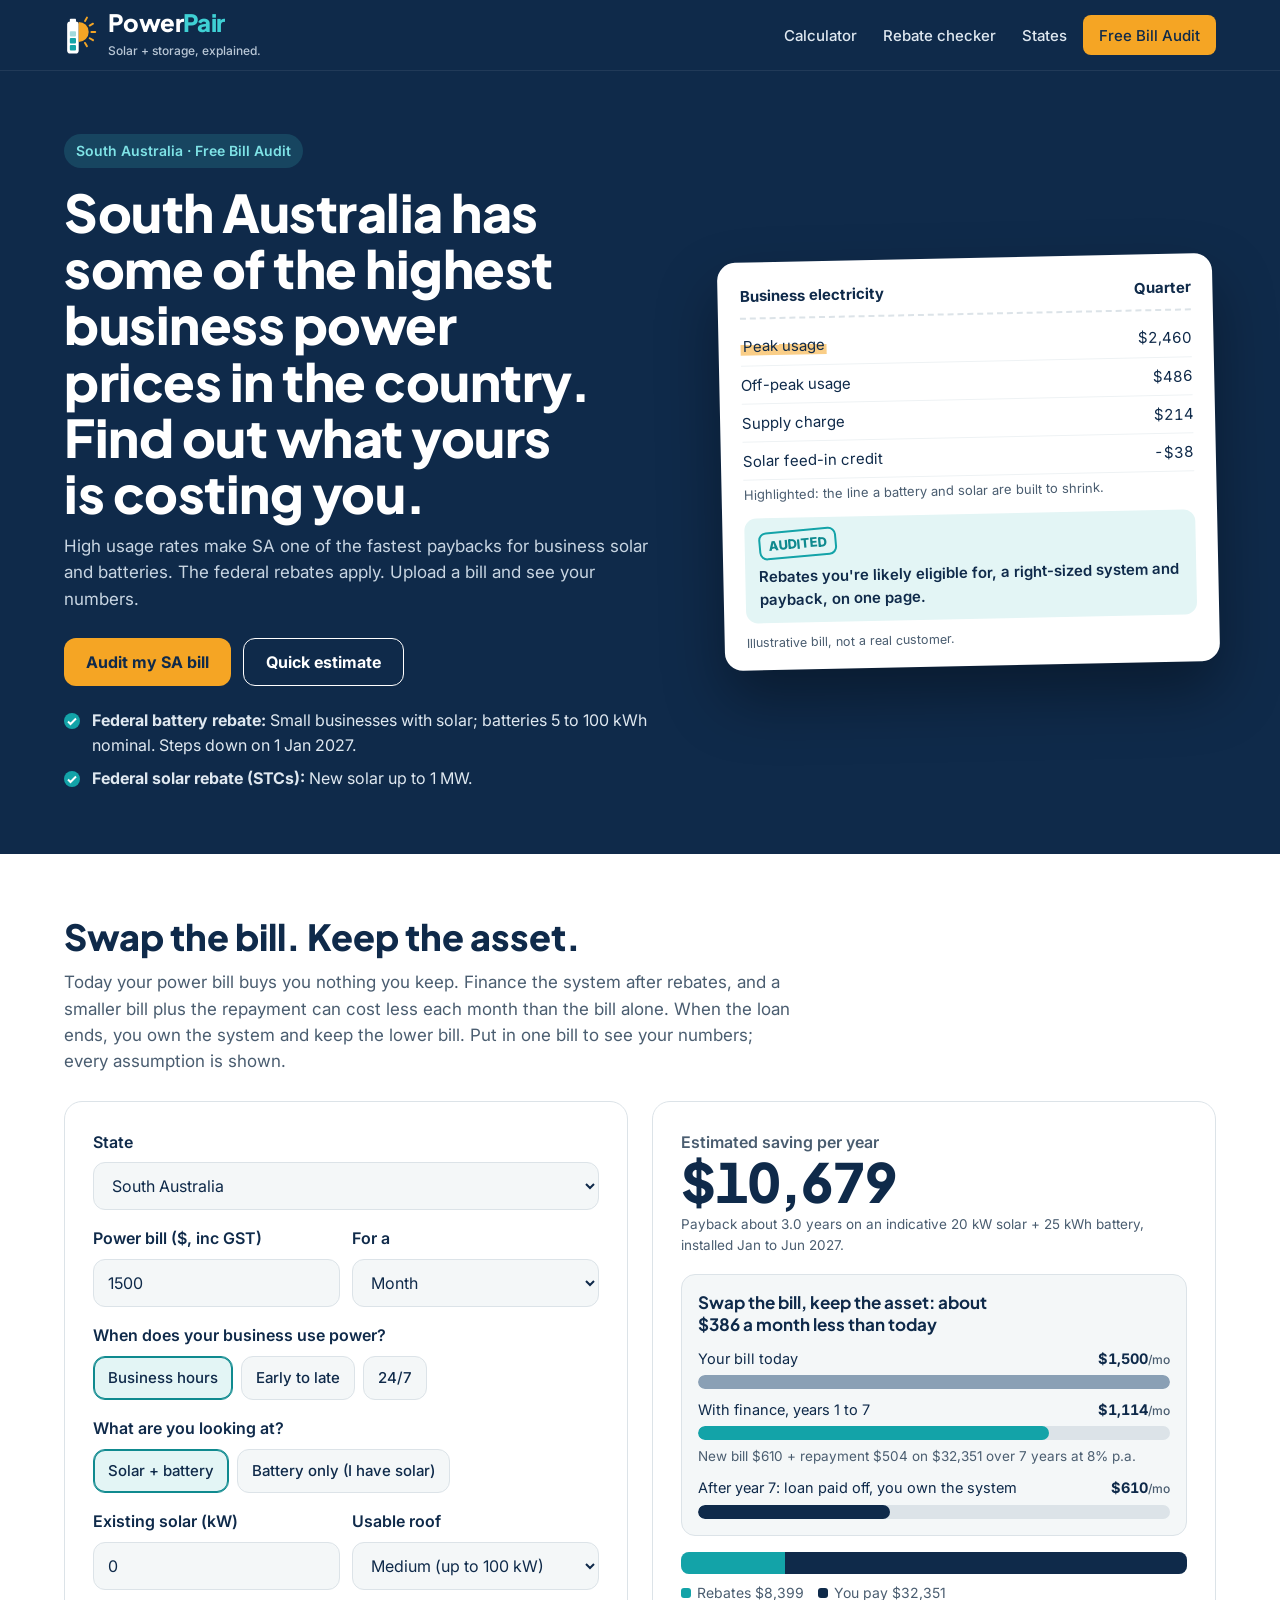
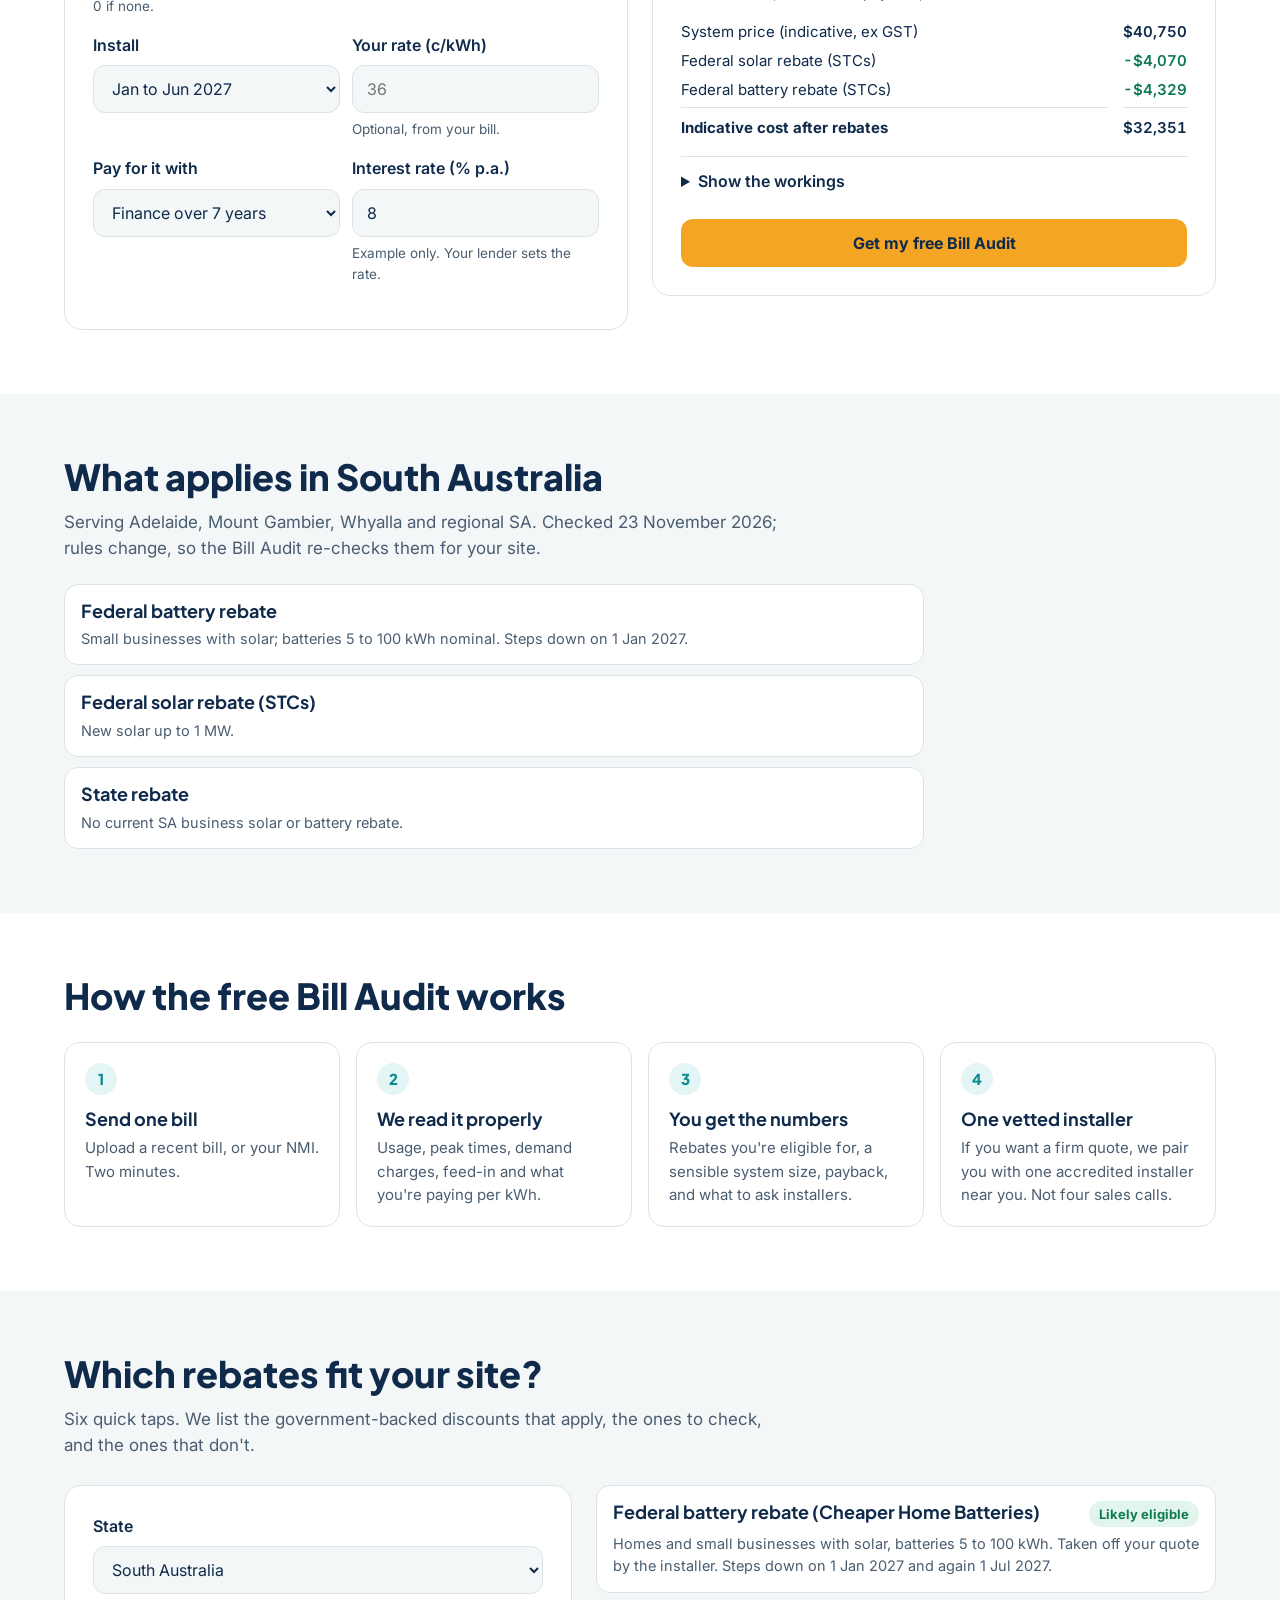
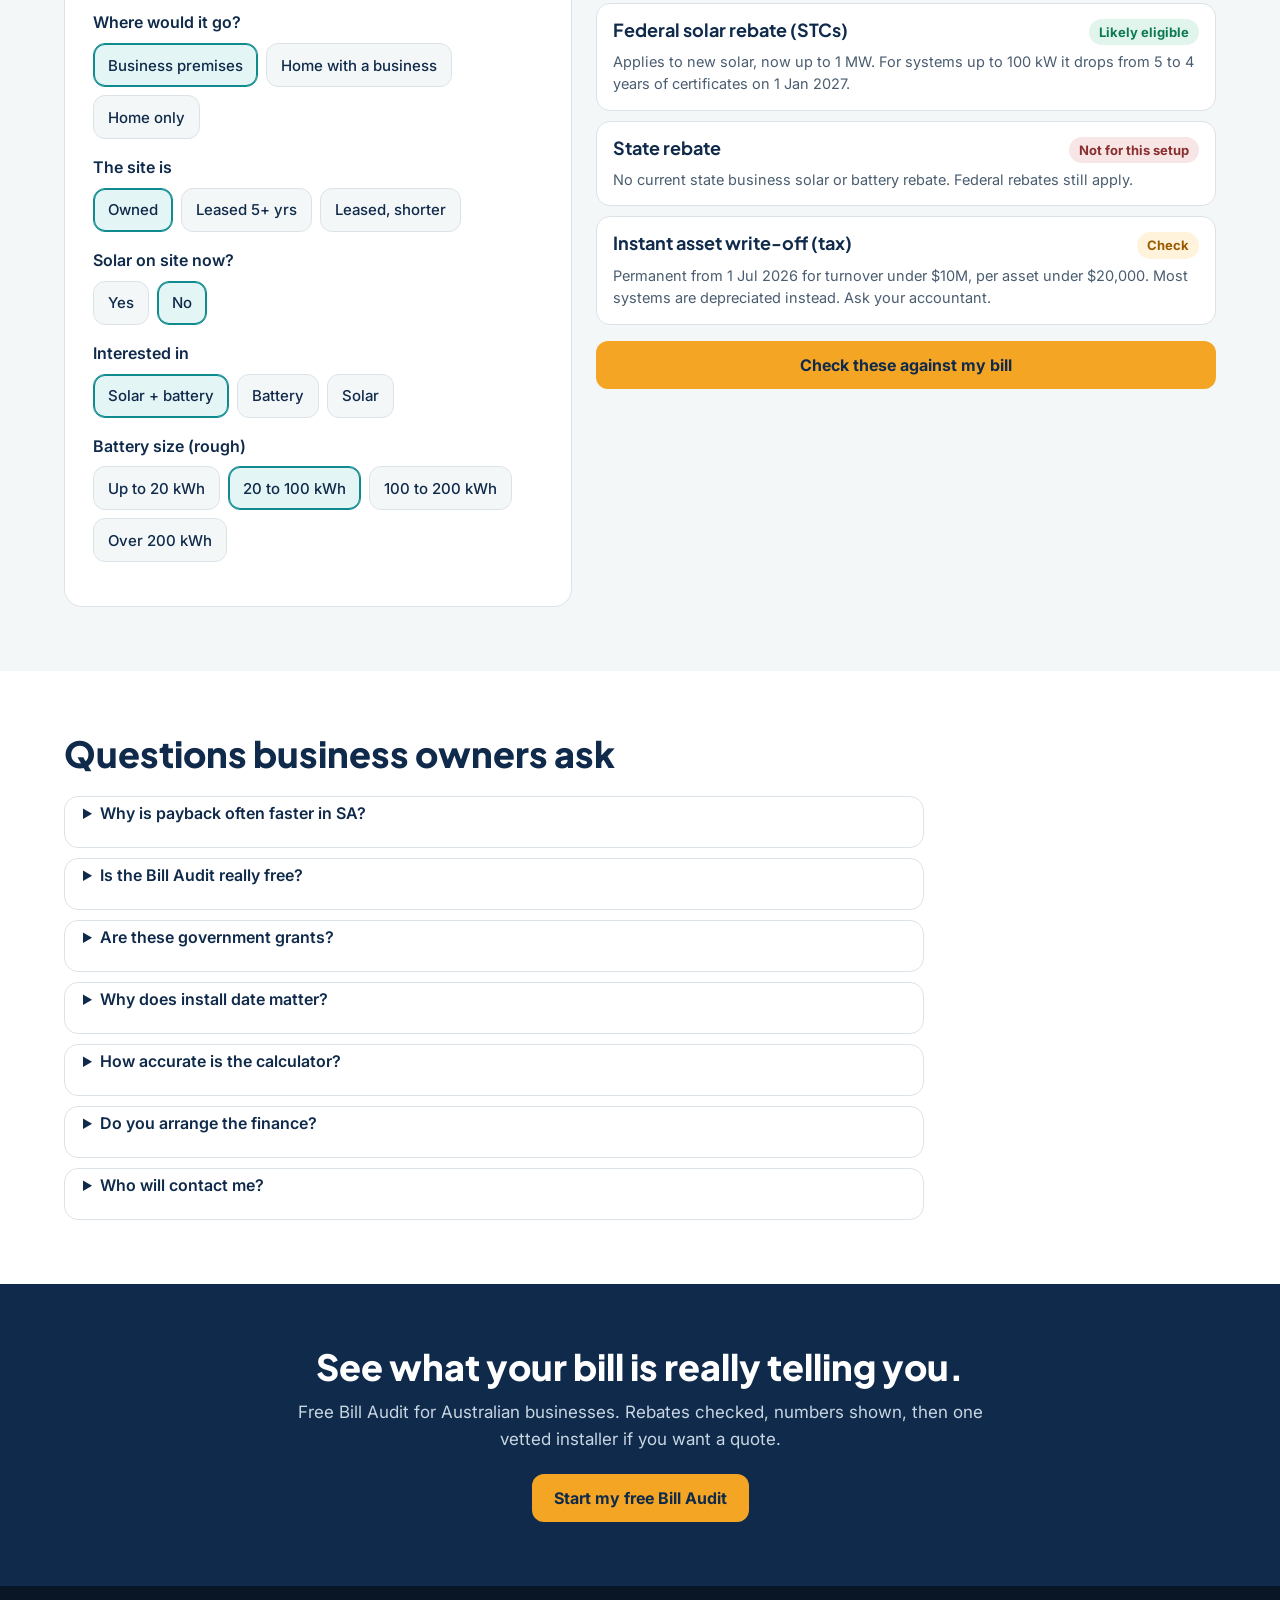
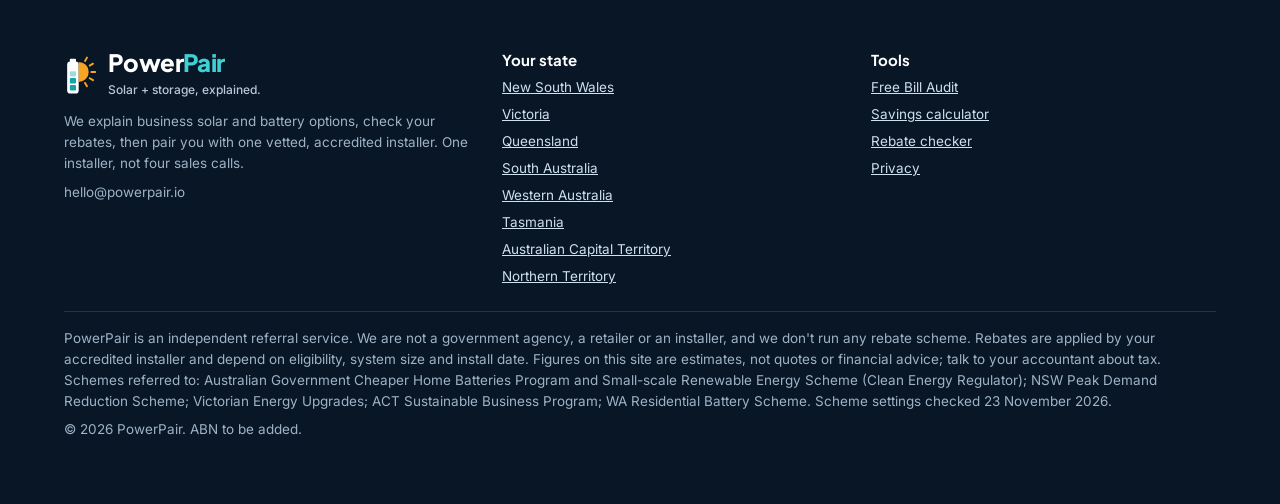
<file: public/sa.html>
<!DOCTYPE html>
<html lang="en-AU"><head>
<meta charset="utf-8"><meta name="viewport" content="width=device-width,initial-scale=1">
<title>SA Business Bill Audit | Solar and battery rebates | PowerPair</title>
<meta name="description" content="Free Bill Audit for South Australia businesses. See which solar and battery rebates apply, a right-sized system and payback. Adelaide, Mount Gambier, Whyalla and regional SA.">
<link rel="canonical" href="https://powerpair.io/sa.html">
<meta property="og:title" content="SA Business Bill Audit | Solar and battery rebates | PowerPair"><meta property="og:description" content="Free Bill Audit for South Australia businesses. See which solar and battery rebates apply, a right-sized system and payback. Adelaide, Mount Gambier, Whyalla and regional SA."><meta property="og:type" content="website">
<link rel="icon" href="favicon.svg" type="image/svg+xml">
<link rel="preconnect" href="https://fonts.googleapis.com"><link rel="preconnect" href="https://fonts.gstatic.com" crossorigin>
<link href="https://fonts.googleapis.com/css2?family=Plus+Jakarta+Sans:wght@700;800&family=Inter:wght@400;500;600;700&display=swap" rel="stylesheet">
<link rel="stylesheet" href="site.css">
</head><body>
<nav class="nav"><div class="wrap">
<a class="logo" href="index.html"><svg aria-hidden="true" width="34" height="40" viewBox="12 4 88 104"><rect x="27" y="14" width="16" height="9" rx="2" fill="#fff"/><rect x="20" y="21" width="30" height="83" rx="8" fill="#fff"/><rect x="27" y="82" width="16" height="14" rx="2.5" fill="#13A3A8"/><rect x="27" y="64" width="16" height="14" rx="2.5" fill="#13A3A8"/><rect x="27" y="46" width="16" height="14" rx="2.5" fill="#13A3A8" fill-opacity=".4"/><path d="M50 22A26 26 0 0 1 50 74Z" fill="#F5A524"/><g stroke="#F5A524" stroke-width="5" stroke-linecap="round"><line x1="66.5" y1="19.4" x2="71.5" y2="10.8"/><line x1="78.6" y1="31.5" x2="87.2" y2="26.5"/><line x1="83" y1="48" x2="93" y2="48"/><line x1="78.6" y1="64.5" x2="87.2" y2="69.5"/><line x1="66.5" y1="76.6" x2="71.5" y2="85.2"/></g></svg><div><b>Power<span>Pair</span></b><small>Solar + storage, explained.</small></div></a>
<div class="navlinks"><a href="index.html#calculator">Calculator</a><a href="index.html#checker">Rebate checker</a><a href="index.html#states">States</a><a class="btn cta" href="audit.html">Free Bill Audit</a></div>
</div></nav>
<header class="band hero"><div class="wrap grid">
<div><span class="kicker">South Australia · Free Bill Audit</span>
<h1>South Australia has some of the highest business power prices in the country. Find out what yours is costing you.</h1>
<p class="sub">High usage rates make SA one of the fastest paybacks for business solar and batteries. The federal rebates apply. Upload a bill and see your numbers.</p>
<div class="ctas"><a class="btn cta" href="audit.html?state=SA">Audit my SA bill</a><a class="btn ghost" href="#calculator">Quick estimate</a></div>
<ul class="ticks"><li><b>Federal battery rebate:</b> Small businesses with solar; batteries 5 to 100 kWh nominal. Steps down on 1 Jan 2027.</li><li><b>Federal solar rebate (STCs):</b> New solar up to 1 MW.</li></ul></div>
<div class="bill" aria-label="Example of a business power bill being audited">
<div class="hd"><span>Business electricity</span><span>Quarter</span></div>
<div class="row"><span><mark>Peak usage</mark></span><span>$2,460</span></div>
<div class="row"><span>Off-peak usage</span><span>$486</span></div>
<div class="row"><span>Supply charge</span><span>$214</span></div>
<div class="row"><span>Solar feed-in credit</span><span>-$38</span></div>
<p class="note">Highlighted: the line a battery and solar are built to shrink.</p>
<div class="verdict"><span class="stamp">AUDITED</span><br>Rebates you're likely eligible for, a right-sized system and payback, on one page.</div>
<p class="pp-fine" style="color:#4a5d70">Illustrative bill, not a real customer.</p></div>
</div></header>
<section class="band" id="calculator"><div class="wrap">
<h2>Swap the bill. Keep the asset.</h2>
<p class="sub">Today your power bill buys you nothing you keep. Finance the system after rebates, and a smaller bill plus the repayment can cost less each month than the bill alone. When the loan ends, you own the system and keep the lower bill. Put in one bill to see your numbers; every assumption is shown.</p>
<div class="calc">
<form class="card" id="calc-form">
<div class="f"><label for="state">State</label><select id="state" name="state"><option value="NSW">New South Wales</option><option value="VIC">Victoria</option><option value="QLD">Queensland</option><option value="SA" selected>South Australia</option><option value="WA">Western Australia</option><option value="TAS">Tasmania</option><option value="ACT">Australian Capital Territory</option><option value="NT">Northern Territory</option></select></div>
<div class="two"><div class="f"><label for="bill">Power bill ($, inc GST)</label><input id="bill" name="bill" type="number" inputmode="numeric" min="0" step="50" value="1500"></div>
<div class="f"><label for="period">For a</label><select id="period" name="period"><option value="m">Month</option><option value="q">Quarter</option></select></div></div>
<fieldset class="f"><legend>When does your business use power?</legend><div class="opts"><input type="radio" id="hours-day" name="hours" value="day" checked><label for="hours-day">Business hours</label><input type="radio" id="hours-ext" name="hours" value="ext"><label for="hours-ext">Early to late</label><input type="radio" id="hours-all" name="hours" value="all"><label for="hours-all">24/7</label></div></fieldset>
<fieldset class="f"><legend>What are you looking at?</legend><div class="opts"><input type="radio" id="scope-both" name="scope" value="both" checked><label for="scope-both">Solar + battery</label><input type="radio" id="scope-batt" name="scope" value="batt"><label for="scope-batt">Battery only (I have solar)</label></div></fieldset>
<div class="two"><div class="f"><label for="solar">Existing solar (kW)</label><input id="solar" name="solar" type="number" inputmode="numeric" min="0" step="1" value="0"><p class="hint">0 if none.</p></div>
<div class="f"><label for="roof">Usable roof</label><select id="roof" name="roof"><option value="s">Small (up to 30 kW)</option><option value="m" selected>Medium (up to 100 kW)</option><option value="l">Large (up to 200 kW)</option><option value="xl">Very large (200 kW+)</option></select></div></div>
<div class="two"><div class="f"><label for="when">Install</label><select id="when" name="when"><option value="2026">By 31 Dec 2026</option><option value="2027a" selected>Jan to Jun 2027</option><option value="2027b">Jul to Dec 2027</option></select></div>
<div class="f"><label for="rate">Your rate (c/kWh)</label><input id="rate" name="rate" type="number" inputmode="decimal" min="5" max="80" step="0.5" placeholder="30"><p class="hint">Optional, from your bill.</p></div></div>
<div class="two"><div class="f"><label for="term">Pay for it with</label><select id="term" name="term"><option value="0">Cash</option><option value="5">Finance over 5 years</option><option value="7" selected>Finance over 7 years</option><option value="10">Finance over 10 years</option></select></div>
<div class="f"><label for="apr">Interest rate (% p.a.)</label><input id="apr" name="apr" type="number" inputmode="decimal" min="0" max="20" step="0.1" value="8"><p class="hint">Example only. Your lender sets the rate.</p></div></div>
</form>
<div class="card result" id="calc-out" aria-live="polite"></div>
</div></div></section>
<section class="band alt"><div class="wrap"><h2>What applies in South Australia</h2>
<p class="sub">Serving Adelaide, Mount Gambier, Whyalla and regional SA. Checked 23 November 2026; rules change, so the Bill Audit re-checks them for your site.</p>
<div class="schemes" style="margin-top:22px;max-width:860px"><div class="scheme"><h3>Federal battery rebate</h3><p>Small businesses with solar; batteries 5 to 100 kWh nominal. Steps down on 1 Jan 2027.</p></div><div class="scheme"><h3>Federal solar rebate (STCs)</h3><p>New solar up to 1 MW.</p></div><div class="scheme"><h3>State rebate</h3><p>No current SA business solar or battery rebate.</p></div></div></div></section>
<section class="band"><div class="wrap">
<h2>How the free Bill Audit works</h2>
<div class="steps">
<div class="step"><i>1</i><h3>Send one bill</h3><p>Upload a recent bill, or your NMI. Two minutes.</p></div>
<div class="step"><i>2</i><h3>We read it properly</h3><p>Usage, peak times, demand charges, feed-in and what you're paying per kWh.</p></div>
<div class="step"><i>3</i><h3>You get the numbers</h3><p>Rebates you're eligible for, a sensible system size, payback, and what to ask installers.</p></div>
<div class="step"><i>4</i><h3>One vetted installer</h3><p>If you want a firm quote, we pair you with one accredited installer near you. Not four sales calls.</p></div>
</div></div></section>
<section class="band alt" id="checker"><div class="wrap">
<h2>Which rebates fit your site?</h2>
<p class="sub">Six quick taps. We list the government-backed discounts that apply, the ones to check, and the ones that don't.</p>
<div class="chk">
<form class="card" id="chk-form">
<div class="f"><label for="c-state">State</label><select id="c-state" name="state"><option value="NSW">New South Wales</option><option value="VIC">Victoria</option><option value="QLD">Queensland</option><option value="SA" selected>South Australia</option><option value="WA">Western Australia</option><option value="TAS">Tasmania</option><option value="ACT">Australian Capital Territory</option><option value="NT">Northern Territory</option></select></div>
<fieldset class="f"><legend>Where would it go?</legend><div class="opts"><input type="radio" id="site-business" name="site" value="business" checked><label for="site-business">Business premises</label><input type="radio" id="site-homebiz" name="site" value="homebiz"><label for="site-homebiz">Home with a business</label><input type="radio" id="site-home" name="site" value="home"><label for="site-home">Home only</label></div></fieldset>
<fieldset class="f"><legend>The site is</legend><div class="opts"><input type="radio" id="own-own" name="own" value="own" checked><label for="own-own">Owned</label><input type="radio" id="own-long" name="own" value="long"><label for="own-long">Leased 5+ yrs</label><input type="radio" id="own-short" name="own" value="short"><label for="own-short">Leased, shorter</label></div></fieldset>
<fieldset class="f"><legend>Solar on site now?</legend><div class="opts"><input type="radio" id="solar-yes" name="solar" value="yes"><label for="solar-yes">Yes</label><input type="radio" id="solar-no" name="solar" value="no" checked><label for="solar-no">No</label></div></fieldset>
<fieldset class="f"><legend>Interested in</legend><div class="opts"><input type="radio" id="plan-both" name="plan" value="both" checked><label for="plan-both">Solar + battery</label><input type="radio" id="plan-batt" name="plan" value="batt"><label for="plan-batt">Battery</label><input type="radio" id="plan-solar" name="plan" value="solar"><label for="plan-solar">Solar</label></div></fieldset>
<fieldset class="f"><legend>Battery size (rough)</legend><div class="opts"><input type="radio" id="size-s" name="size" value="s"><label for="size-s">Up to 20 kWh</label><input type="radio" id="size-m" name="size" value="m" checked><label for="size-m">20 to 100 kWh</label><input type="radio" id="size-l" name="size" value="l"><label for="size-l">100 to 200 kWh</label><input type="radio" id="size-xl" name="size" value="xl"><label for="size-xl">Over 200 kWh</label></div></fieldset>
</form>
<div class="schemes" id="chk-out" aria-live="polite"></div>
</div></div></section>
<section class="band"><div class="wrap"><h2>Questions business owners ask</h2><div class="faq"><details><summary>Why is payback often faster in SA?</summary><p>Because each kWh you avoid buying is worth more. The calculator uses a typical 36c/kWh blended rate; put in your own rate from your bill for a closer figure.</p></details><details><summary>Is the Bill Audit really free?</summary><p>Yes. You get your numbers whether or not you go ahead. If you ask for a quote, the installer we pair you with pays us a referral fee; it does not change your price.</p></details><details><summary>Are these government grants?</summary><p>No. They are government-backed rebates and discounts. Your accredited installer takes them off the quote. Nobody applies for a cash grant, and anyone who says otherwise is worth avoiding.</p></details><details><summary>Why does install date matter?</summary><p>The federal battery rebate is set by the install date, not the order date. It steps down on 1 January 2027 and again on 1 July 2027. Small solar systems also drop from 5 to 4 years of certificates on 1 January 2027.</p></details><details><summary>How accurate is the calculator?</summary><p>It is a first estimate from one number. The Bill Audit uses your actual usage, tariff and demand charges, and an installer quote is the final word.</p></details><details><summary>Do you arrange the finance?</summary><p>No. We show what a loan could look like so you can compare it with your bill. Your bank, an equipment financier or the installer&#x27;s finance partner sets the actual rate, fees and approval. Ask about green or CEFC-backed business loans, which can carry a discount. &quot;Keep the asset&quot; applies to a loan or chattel mortgage, where your business owns the system. Under a power purchase agreement or rental, the provider owns it.</p></details><details><summary>Who will contact me?</summary><p>PowerPair first, to check the details. Then one accredited installer, only if you ask for a quote.</p></details></div></div></section>
<section class="band cta-band"><div class="wrap">
<h2>See what your bill is really telling you.</h2>
<p class="sub">Free Bill Audit for Australian businesses. Rebates checked, numbers shown, then one vetted installer if you want a quote.</p>
<a class="btn cta" href="audit.html?state=SA">Start my free Bill Audit</a></div></section>
<footer class="band"><div class="wrap">
<div class="cols">
<div><a class="logo" href="index.html"><svg aria-hidden="true" width="34" height="40" viewBox="12 4 88 104"><rect x="27" y="14" width="16" height="9" rx="2" fill="#fff"/><rect x="20" y="21" width="30" height="83" rx="8" fill="#fff"/><rect x="27" y="82" width="16" height="14" rx="2.5" fill="#13A3A8"/><rect x="27" y="64" width="16" height="14" rx="2.5" fill="#13A3A8"/><rect x="27" y="46" width="16" height="14" rx="2.5" fill="#13A3A8" fill-opacity=".4"/><path d="M50 22A26 26 0 0 1 50 74Z" fill="#F5A524"/><g stroke="#F5A524" stroke-width="5" stroke-linecap="round"><line x1="66.5" y1="19.4" x2="71.5" y2="10.8"/><line x1="78.6" y1="31.5" x2="87.2" y2="26.5"/><line x1="83" y1="48" x2="93" y2="48"/><line x1="78.6" y1="64.5" x2="87.2" y2="69.5"/><line x1="66.5" y1="76.6" x2="71.5" y2="85.2"/></g></svg><div><b>Power<span>Pair</span></b><small>Solar + storage, explained.</small></div></a>
<p style="margin-top:12px">We explain business solar and battery options, check your rebates, then pair you with one vetted, accredited installer. One installer, not four sales calls.</p>
<p style="margin-top:8px">hello@powerpair.io</p></div>
<div><h3>Your state</h3><ul><li><a href="nsw.html">New South Wales</a></li><li><a href="vic.html">Victoria</a></li><li><a href="qld.html">Queensland</a></li><li><a href="sa.html">South Australia</a></li><li><a href="wa.html">Western Australia</a></li><li><a href="tas.html">Tasmania</a></li><li><a href="act.html">Australian Capital Territory</a></li><li><a href="nt.html">Northern Territory</a></li></ul></div>
<div><h3>Tools</h3><ul><li><a href="audit.html">Free Bill Audit</a></li><li><a href="index.html#calculator">Savings calculator</a></li><li><a href="index.html#checker">Rebate checker</a></li><li><a href="privacy.html">Privacy</a></li></ul></div>
</div>
<div class="legal">
<p>PowerPair is an independent referral service. We are not a government agency, a retailer or an installer, and we don't run any rebate scheme. Rebates are applied by your accredited installer and depend on eligibility, system size and install date. Figures on this site are estimates, not quotes or financial advice; talk to your accountant about tax. Schemes referred to: Australian Government Cheaper Home Batteries Program and Small-scale Renewable Energy Scheme (Clean Energy Regulator); NSW Peak Demand Reduction Scheme; Victorian Energy Upgrades; ACT Sustainable Business Program; WA Residential Battery Scheme. Scheme settings checked 23 November 2026.</p>
<p style="margin-top:8px">© 2026 PowerPair. ABN to be added.</p></div>
</div></footer>
<script src="site.js"></script>
</body></html>
</file>
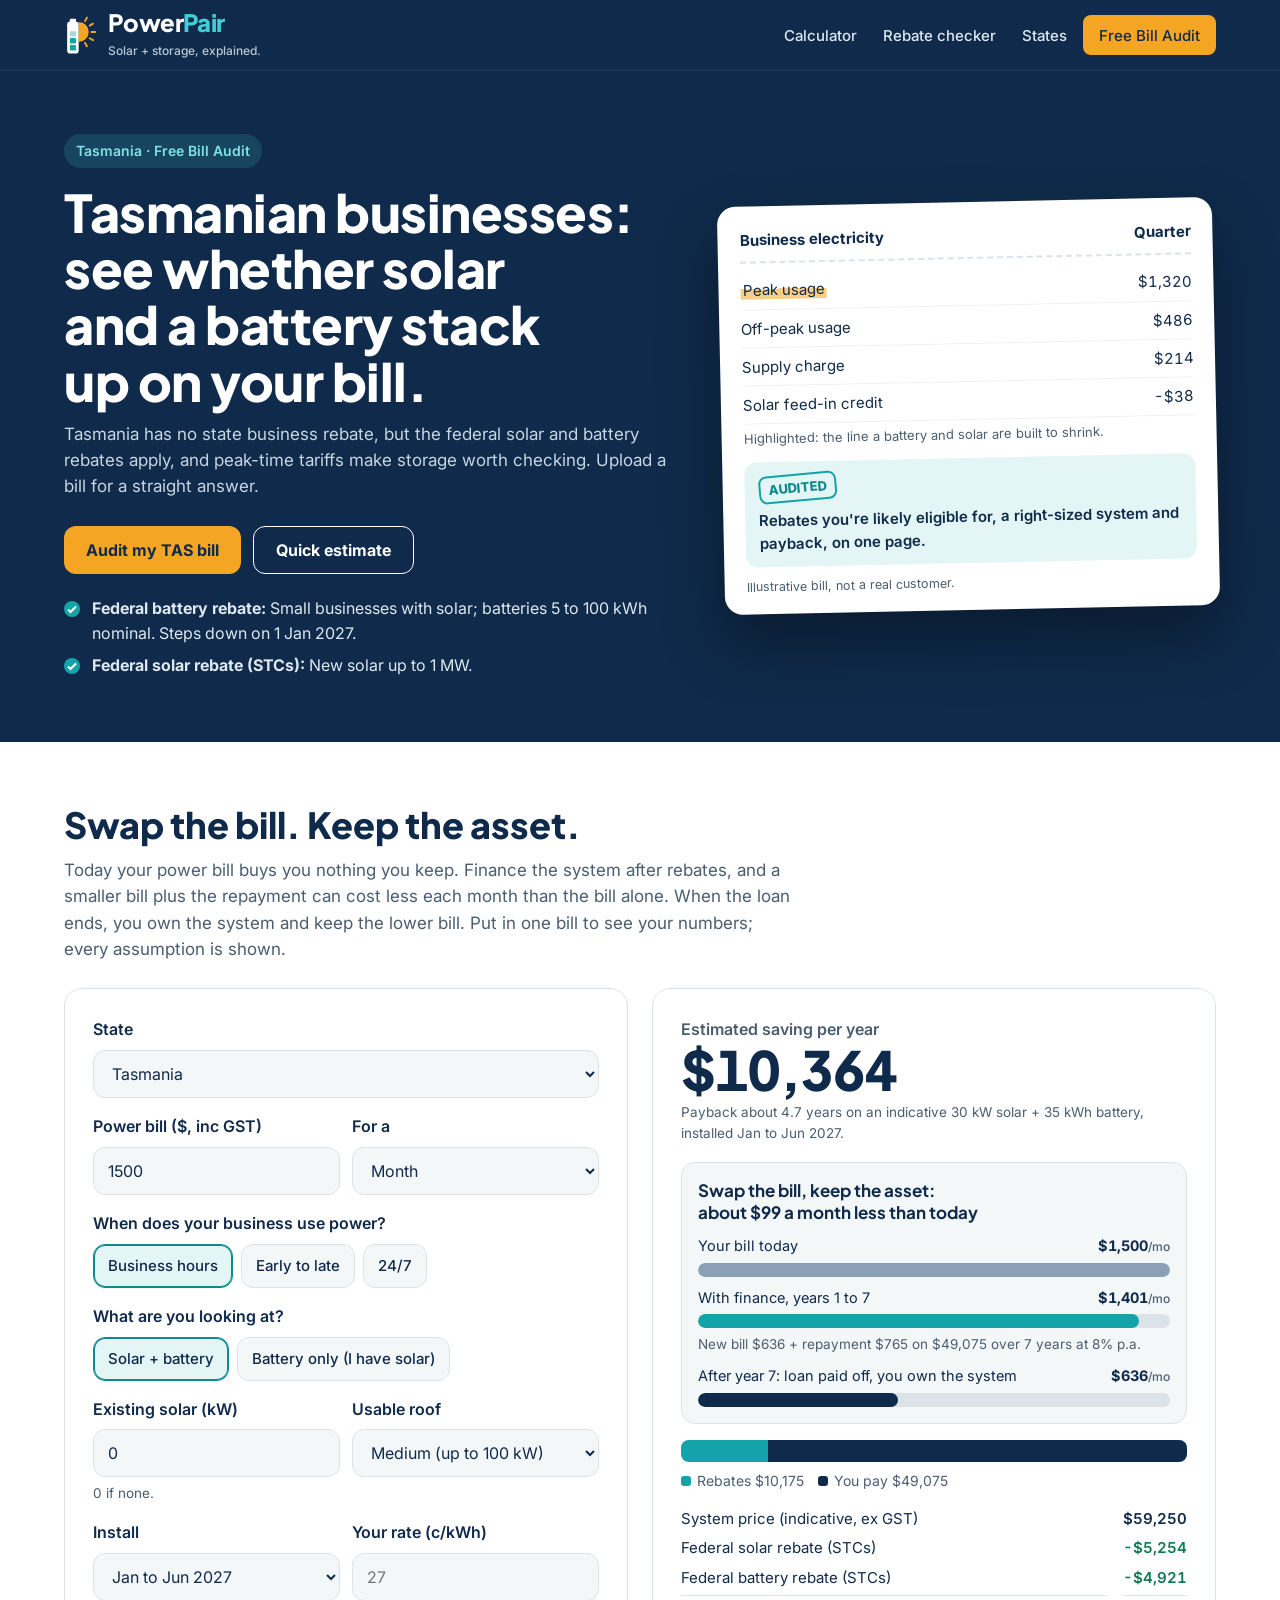
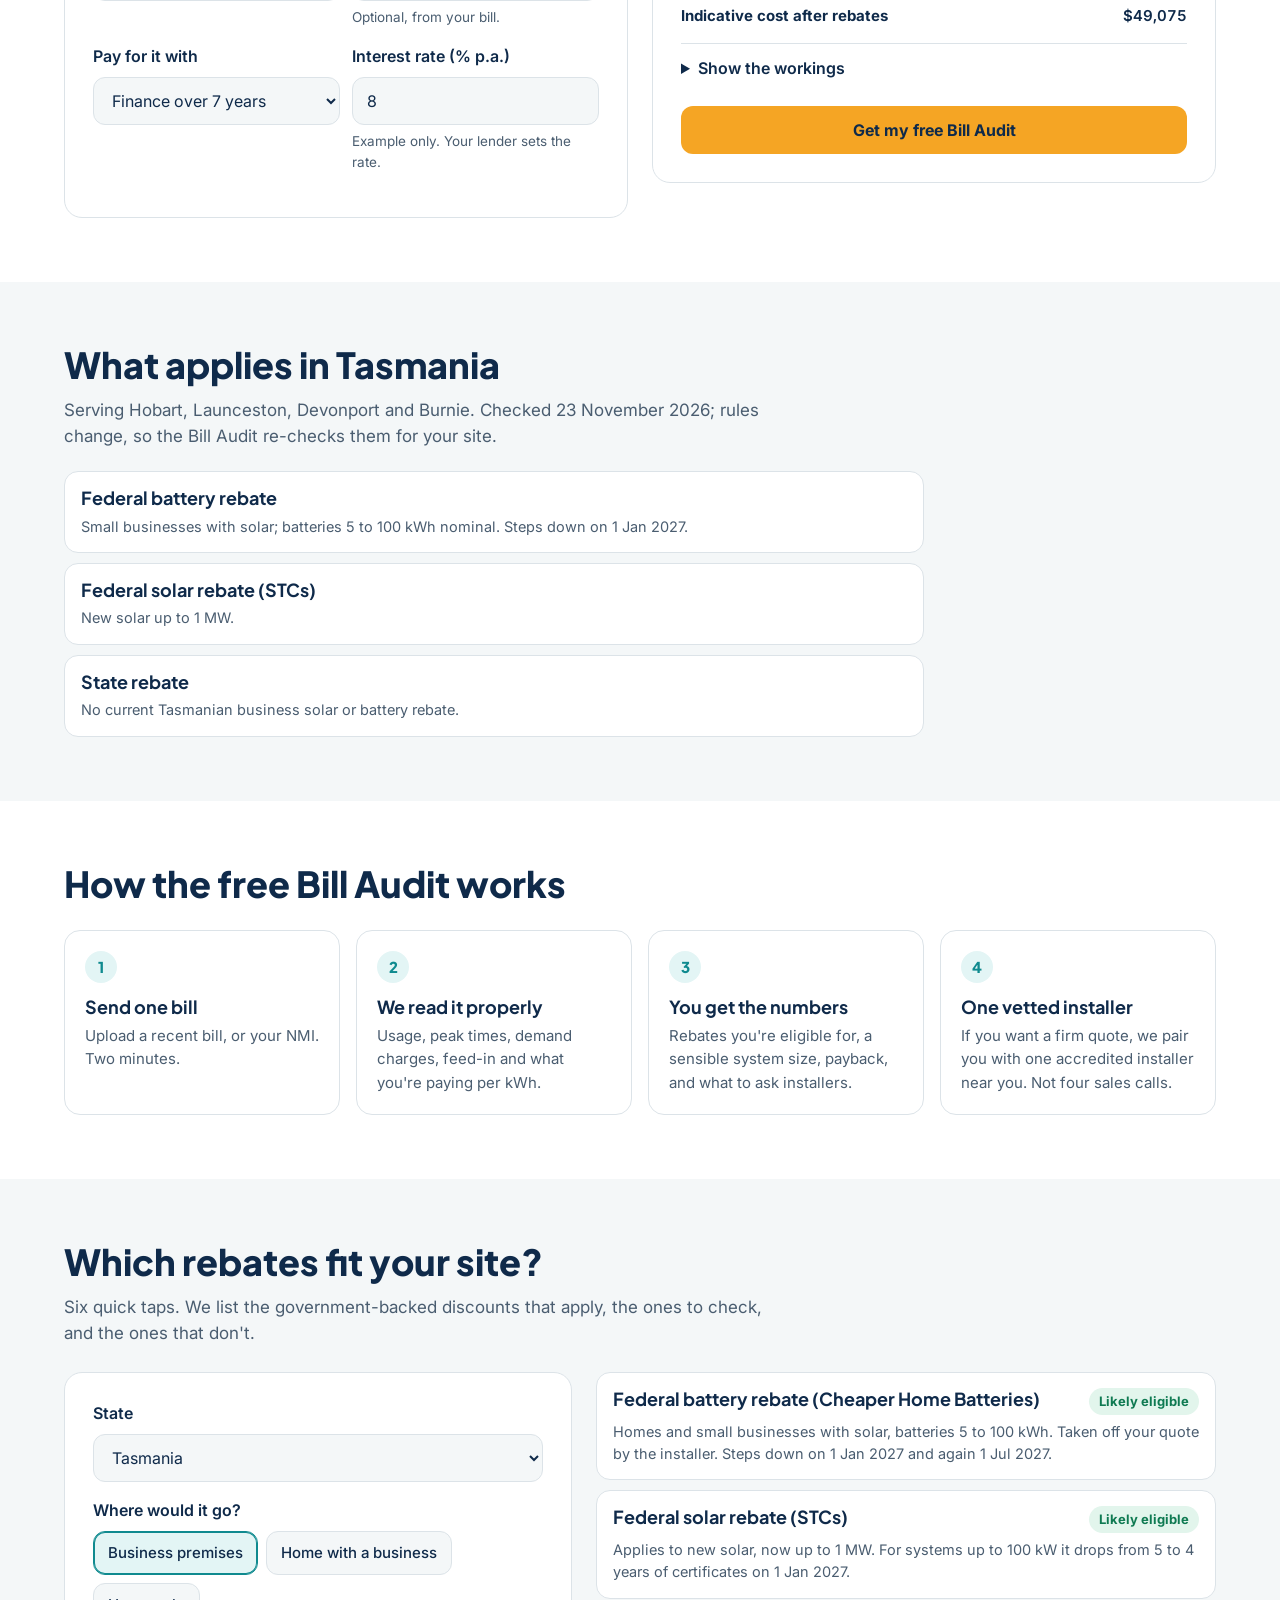
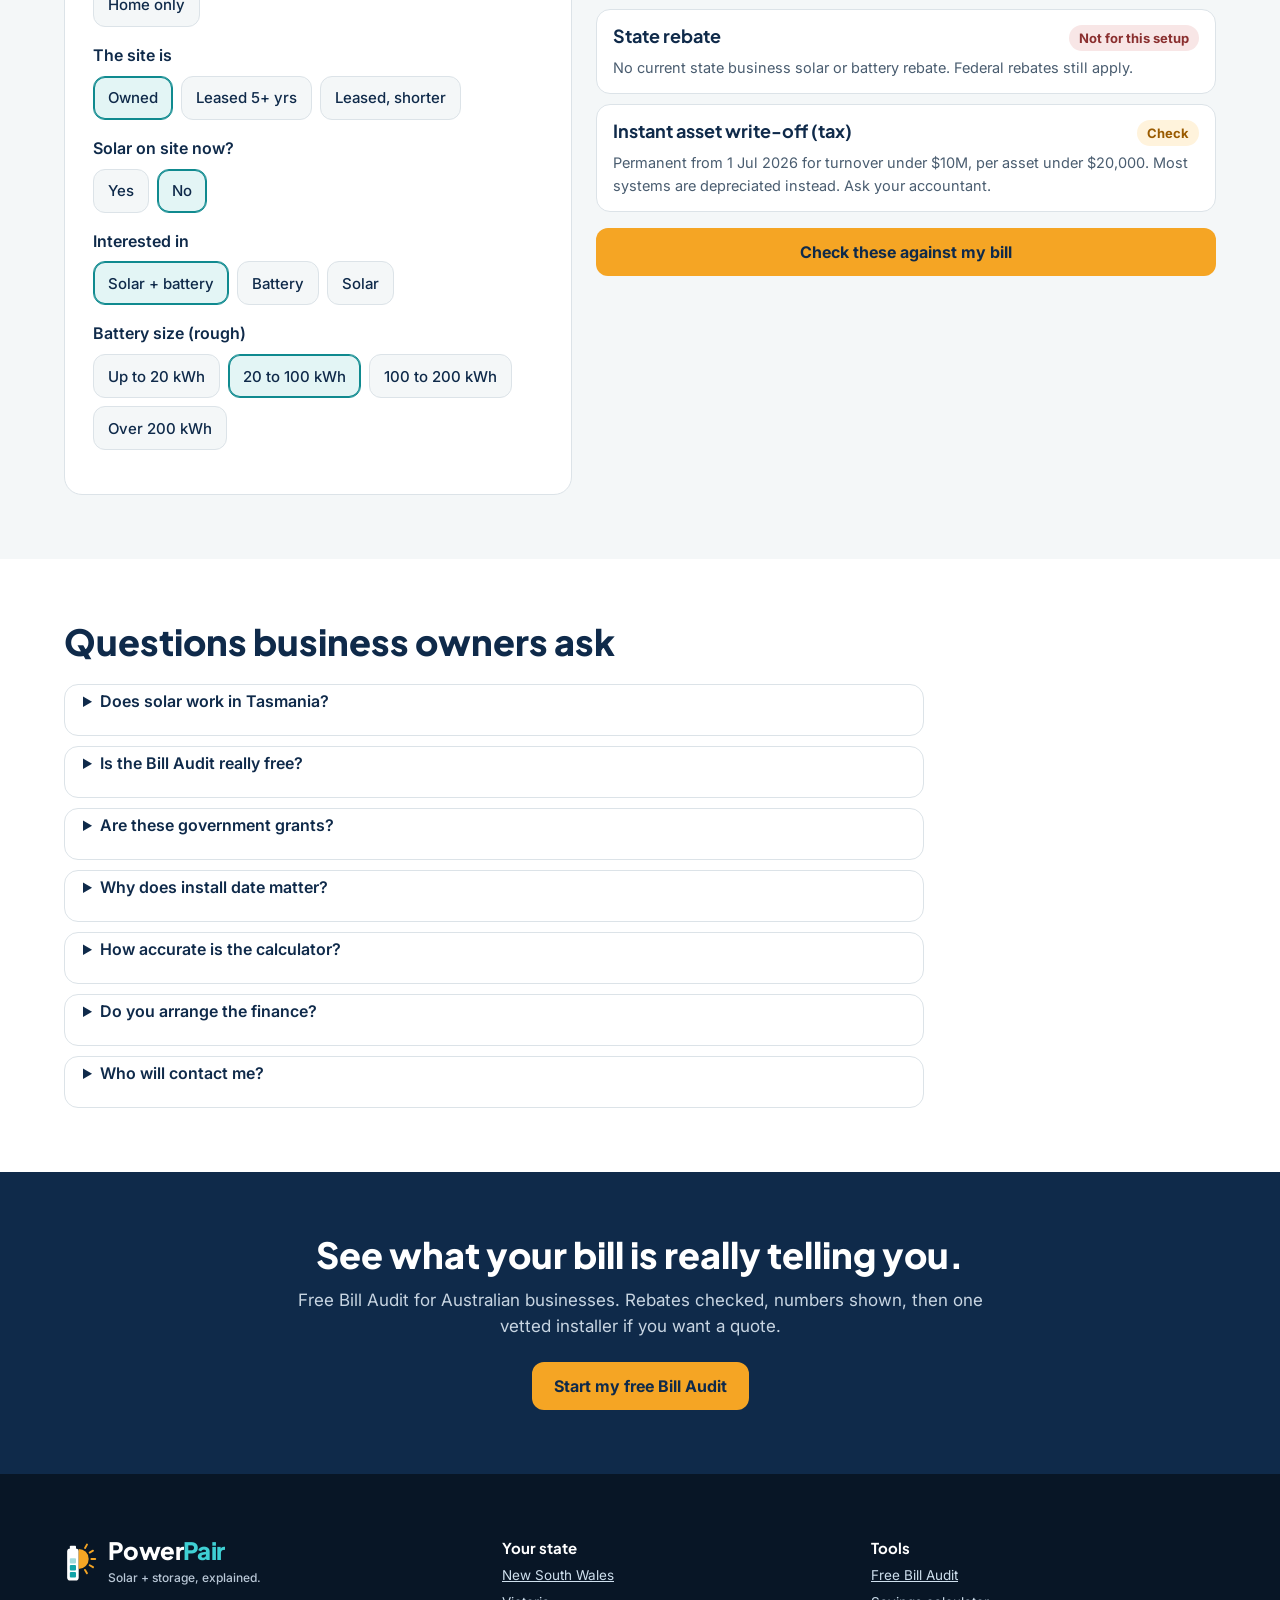
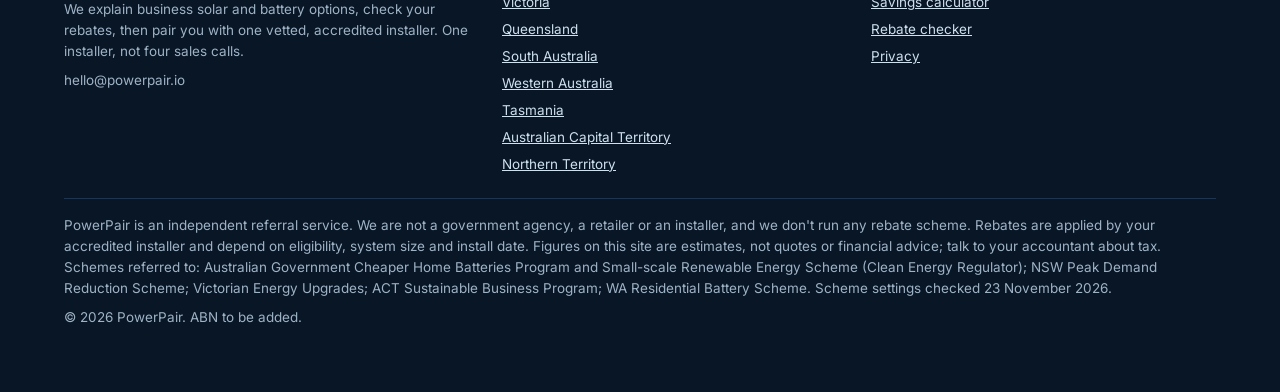
<file: public/tas.html>
<!DOCTYPE html>
<html lang="en-AU"><head>
<meta charset="utf-8"><meta name="viewport" content="width=device-width,initial-scale=1">
<title>TAS Business Bill Audit | Solar and battery rebates | PowerPair</title>
<meta name="description" content="Free Bill Audit for Tasmania businesses. See which solar and battery rebates apply, a right-sized system and payback. Hobart, Launceston, Devonport and Burnie.">
<link rel="canonical" href="https://powerpair.io/tas.html">
<meta property="og:title" content="TAS Business Bill Audit | Solar and battery rebates | PowerPair"><meta property="og:description" content="Free Bill Audit for Tasmania businesses. See which solar and battery rebates apply, a right-sized system and payback. Hobart, Launceston, Devonport and Burnie."><meta property="og:type" content="website">
<link rel="icon" href="favicon.svg" type="image/svg+xml">
<link rel="preconnect" href="https://fonts.googleapis.com"><link rel="preconnect" href="https://fonts.gstatic.com" crossorigin>
<link href="https://fonts.googleapis.com/css2?family=Plus+Jakarta+Sans:wght@700;800&family=Inter:wght@400;500;600;700&display=swap" rel="stylesheet">
<link rel="stylesheet" href="site.css">
</head><body>
<nav class="nav"><div class="wrap">
<a class="logo" href="index.html"><svg aria-hidden="true" width="34" height="40" viewBox="12 4 88 104"><rect x="27" y="14" width="16" height="9" rx="2" fill="#fff"/><rect x="20" y="21" width="30" height="83" rx="8" fill="#fff"/><rect x="27" y="82" width="16" height="14" rx="2.5" fill="#13A3A8"/><rect x="27" y="64" width="16" height="14" rx="2.5" fill="#13A3A8"/><rect x="27" y="46" width="16" height="14" rx="2.5" fill="#13A3A8" fill-opacity=".4"/><path d="M50 22A26 26 0 0 1 50 74Z" fill="#F5A524"/><g stroke="#F5A524" stroke-width="5" stroke-linecap="round"><line x1="66.5" y1="19.4" x2="71.5" y2="10.8"/><line x1="78.6" y1="31.5" x2="87.2" y2="26.5"/><line x1="83" y1="48" x2="93" y2="48"/><line x1="78.6" y1="64.5" x2="87.2" y2="69.5"/><line x1="66.5" y1="76.6" x2="71.5" y2="85.2"/></g></svg><div><b>Power<span>Pair</span></b><small>Solar + storage, explained.</small></div></a>
<div class="navlinks"><a href="index.html#calculator">Calculator</a><a href="index.html#checker">Rebate checker</a><a href="index.html#states">States</a><a class="btn cta" href="audit.html">Free Bill Audit</a></div>
</div></nav>
<header class="band hero"><div class="wrap grid">
<div><span class="kicker">Tasmania · Free Bill Audit</span>
<h1>Tasmanian businesses: see whether solar and a battery stack up on your bill.</h1>
<p class="sub">Tasmania has no state business rebate, but the federal solar and battery rebates apply, and peak-time tariffs make storage worth checking. Upload a bill for a straight answer.</p>
<div class="ctas"><a class="btn cta" href="audit.html?state=TAS">Audit my TAS bill</a><a class="btn ghost" href="#calculator">Quick estimate</a></div>
<ul class="ticks"><li><b>Federal battery rebate:</b> Small businesses with solar; batteries 5 to 100 kWh nominal. Steps down on 1 Jan 2027.</li><li><b>Federal solar rebate (STCs):</b> New solar up to 1 MW.</li></ul></div>
<div class="bill" aria-label="Example of a business power bill being audited">
<div class="hd"><span>Business electricity</span><span>Quarter</span></div>
<div class="row"><span><mark>Peak usage</mark></span><span>$1,320</span></div>
<div class="row"><span>Off-peak usage</span><span>$486</span></div>
<div class="row"><span>Supply charge</span><span>$214</span></div>
<div class="row"><span>Solar feed-in credit</span><span>-$38</span></div>
<p class="note">Highlighted: the line a battery and solar are built to shrink.</p>
<div class="verdict"><span class="stamp">AUDITED</span><br>Rebates you're likely eligible for, a right-sized system and payback, on one page.</div>
<p class="pp-fine" style="color:#4a5d70">Illustrative bill, not a real customer.</p></div>
</div></header>
<section class="band" id="calculator"><div class="wrap">
<h2>Swap the bill. Keep the asset.</h2>
<p class="sub">Today your power bill buys you nothing you keep. Finance the system after rebates, and a smaller bill plus the repayment can cost less each month than the bill alone. When the loan ends, you own the system and keep the lower bill. Put in one bill to see your numbers; every assumption is shown.</p>
<div class="calc">
<form class="card" id="calc-form">
<div class="f"><label for="state">State</label><select id="state" name="state"><option value="NSW">New South Wales</option><option value="VIC">Victoria</option><option value="QLD">Queensland</option><option value="SA">South Australia</option><option value="WA">Western Australia</option><option value="TAS" selected>Tasmania</option><option value="ACT">Australian Capital Territory</option><option value="NT">Northern Territory</option></select></div>
<div class="two"><div class="f"><label for="bill">Power bill ($, inc GST)</label><input id="bill" name="bill" type="number" inputmode="numeric" min="0" step="50" value="1500"></div>
<div class="f"><label for="period">For a</label><select id="period" name="period"><option value="m">Month</option><option value="q">Quarter</option></select></div></div>
<fieldset class="f"><legend>When does your business use power?</legend><div class="opts"><input type="radio" id="hours-day" name="hours" value="day" checked><label for="hours-day">Business hours</label><input type="radio" id="hours-ext" name="hours" value="ext"><label for="hours-ext">Early to late</label><input type="radio" id="hours-all" name="hours" value="all"><label for="hours-all">24/7</label></div></fieldset>
<fieldset class="f"><legend>What are you looking at?</legend><div class="opts"><input type="radio" id="scope-both" name="scope" value="both" checked><label for="scope-both">Solar + battery</label><input type="radio" id="scope-batt" name="scope" value="batt"><label for="scope-batt">Battery only (I have solar)</label></div></fieldset>
<div class="two"><div class="f"><label for="solar">Existing solar (kW)</label><input id="solar" name="solar" type="number" inputmode="numeric" min="0" step="1" value="0"><p class="hint">0 if none.</p></div>
<div class="f"><label for="roof">Usable roof</label><select id="roof" name="roof"><option value="s">Small (up to 30 kW)</option><option value="m" selected>Medium (up to 100 kW)</option><option value="l">Large (up to 200 kW)</option><option value="xl">Very large (200 kW+)</option></select></div></div>
<div class="two"><div class="f"><label for="when">Install</label><select id="when" name="when"><option value="2026">By 31 Dec 2026</option><option value="2027a" selected>Jan to Jun 2027</option><option value="2027b">Jul to Dec 2027</option></select></div>
<div class="f"><label for="rate">Your rate (c/kWh)</label><input id="rate" name="rate" type="number" inputmode="decimal" min="5" max="80" step="0.5" placeholder="30"><p class="hint">Optional, from your bill.</p></div></div>
<div class="two"><div class="f"><label for="term">Pay for it with</label><select id="term" name="term"><option value="0">Cash</option><option value="5">Finance over 5 years</option><option value="7" selected>Finance over 7 years</option><option value="10">Finance over 10 years</option></select></div>
<div class="f"><label for="apr">Interest rate (% p.a.)</label><input id="apr" name="apr" type="number" inputmode="decimal" min="0" max="20" step="0.1" value="8"><p class="hint">Example only. Your lender sets the rate.</p></div></div>
</form>
<div class="card result" id="calc-out" aria-live="polite"></div>
</div></div></section>
<section class="band alt"><div class="wrap"><h2>What applies in Tasmania</h2>
<p class="sub">Serving Hobart, Launceston, Devonport and Burnie. Checked 23 November 2026; rules change, so the Bill Audit re-checks them for your site.</p>
<div class="schemes" style="margin-top:22px;max-width:860px"><div class="scheme"><h3>Federal battery rebate</h3><p>Small businesses with solar; batteries 5 to 100 kWh nominal. Steps down on 1 Jan 2027.</p></div><div class="scheme"><h3>Federal solar rebate (STCs)</h3><p>New solar up to 1 MW.</p></div><div class="scheme"><h3>State rebate</h3><p>No current Tasmanian business solar or battery rebate.</p></div></div></div></section>
<section class="band"><div class="wrap">
<h2>How the free Bill Audit works</h2>
<div class="steps">
<div class="step"><i>1</i><h3>Send one bill</h3><p>Upload a recent bill, or your NMI. Two minutes.</p></div>
<div class="step"><i>2</i><h3>We read it properly</h3><p>Usage, peak times, demand charges, feed-in and what you're paying per kWh.</p></div>
<div class="step"><i>3</i><h3>You get the numbers</h3><p>Rebates you're eligible for, a sensible system size, payback, and what to ask installers.</p></div>
<div class="step"><i>4</i><h3>One vetted installer</h3><p>If you want a firm quote, we pair you with one accredited installer near you. Not four sales calls.</p></div>
</div></div></section>
<section class="band alt" id="checker"><div class="wrap">
<h2>Which rebates fit your site?</h2>
<p class="sub">Six quick taps. We list the government-backed discounts that apply, the ones to check, and the ones that don't.</p>
<div class="chk">
<form class="card" id="chk-form">
<div class="f"><label for="c-state">State</label><select id="c-state" name="state"><option value="NSW">New South Wales</option><option value="VIC">Victoria</option><option value="QLD">Queensland</option><option value="SA">South Australia</option><option value="WA">Western Australia</option><option value="TAS" selected>Tasmania</option><option value="ACT">Australian Capital Territory</option><option value="NT">Northern Territory</option></select></div>
<fieldset class="f"><legend>Where would it go?</legend><div class="opts"><input type="radio" id="site-business" name="site" value="business" checked><label for="site-business">Business premises</label><input type="radio" id="site-homebiz" name="site" value="homebiz"><label for="site-homebiz">Home with a business</label><input type="radio" id="site-home" name="site" value="home"><label for="site-home">Home only</label></div></fieldset>
<fieldset class="f"><legend>The site is</legend><div class="opts"><input type="radio" id="own-own" name="own" value="own" checked><label for="own-own">Owned</label><input type="radio" id="own-long" name="own" value="long"><label for="own-long">Leased 5+ yrs</label><input type="radio" id="own-short" name="own" value="short"><label for="own-short">Leased, shorter</label></div></fieldset>
<fieldset class="f"><legend>Solar on site now?</legend><div class="opts"><input type="radio" id="solar-yes" name="solar" value="yes"><label for="solar-yes">Yes</label><input type="radio" id="solar-no" name="solar" value="no" checked><label for="solar-no">No</label></div></fieldset>
<fieldset class="f"><legend>Interested in</legend><div class="opts"><input type="radio" id="plan-both" name="plan" value="both" checked><label for="plan-both">Solar + battery</label><input type="radio" id="plan-batt" name="plan" value="batt"><label for="plan-batt">Battery</label><input type="radio" id="plan-solar" name="plan" value="solar"><label for="plan-solar">Solar</label></div></fieldset>
<fieldset class="f"><legend>Battery size (rough)</legend><div class="opts"><input type="radio" id="size-s" name="size" value="s"><label for="size-s">Up to 20 kWh</label><input type="radio" id="size-m" name="size" value="m" checked><label for="size-m">20 to 100 kWh</label><input type="radio" id="size-l" name="size" value="l"><label for="size-l">100 to 200 kWh</label><input type="radio" id="size-xl" name="size" value="xl"><label for="size-xl">Over 200 kWh</label></div></fieldset>
</form>
<div class="schemes" id="chk-out" aria-live="polite"></div>
</div></div></section>
<section class="band"><div class="wrap"><h2>Questions business owners ask</h2><div class="faq"><details><summary>Does solar work in Tasmania?</summary><p>Yields are lower than on the mainland, which the calculator allows for. Batteries can still pay off where you are on a time-of-use tariff with a morning and evening peak.</p></details><details><summary>Is the Bill Audit really free?</summary><p>Yes. You get your numbers whether or not you go ahead. If you ask for a quote, the installer we pair you with pays us a referral fee; it does not change your price.</p></details><details><summary>Are these government grants?</summary><p>No. They are government-backed rebates and discounts. Your accredited installer takes them off the quote. Nobody applies for a cash grant, and anyone who says otherwise is worth avoiding.</p></details><details><summary>Why does install date matter?</summary><p>The federal battery rebate is set by the install date, not the order date. It steps down on 1 January 2027 and again on 1 July 2027. Small solar systems also drop from 5 to 4 years of certificates on 1 January 2027.</p></details><details><summary>How accurate is the calculator?</summary><p>It is a first estimate from one number. The Bill Audit uses your actual usage, tariff and demand charges, and an installer quote is the final word.</p></details><details><summary>Do you arrange the finance?</summary><p>No. We show what a loan could look like so you can compare it with your bill. Your bank, an equipment financier or the installer&#x27;s finance partner sets the actual rate, fees and approval. Ask about green or CEFC-backed business loans, which can carry a discount. &quot;Keep the asset&quot; applies to a loan or chattel mortgage, where your business owns the system. Under a power purchase agreement or rental, the provider owns it.</p></details><details><summary>Who will contact me?</summary><p>PowerPair first, to check the details. Then one accredited installer, only if you ask for a quote.</p></details></div></div></section>
<section class="band cta-band"><div class="wrap">
<h2>See what your bill is really telling you.</h2>
<p class="sub">Free Bill Audit for Australian businesses. Rebates checked, numbers shown, then one vetted installer if you want a quote.</p>
<a class="btn cta" href="audit.html?state=TAS">Start my free Bill Audit</a></div></section>
<footer class="band"><div class="wrap">
<div class="cols">
<div><a class="logo" href="index.html"><svg aria-hidden="true" width="34" height="40" viewBox="12 4 88 104"><rect x="27" y="14" width="16" height="9" rx="2" fill="#fff"/><rect x="20" y="21" width="30" height="83" rx="8" fill="#fff"/><rect x="27" y="82" width="16" height="14" rx="2.5" fill="#13A3A8"/><rect x="27" y="64" width="16" height="14" rx="2.5" fill="#13A3A8"/><rect x="27" y="46" width="16" height="14" rx="2.5" fill="#13A3A8" fill-opacity=".4"/><path d="M50 22A26 26 0 0 1 50 74Z" fill="#F5A524"/><g stroke="#F5A524" stroke-width="5" stroke-linecap="round"><line x1="66.5" y1="19.4" x2="71.5" y2="10.8"/><line x1="78.6" y1="31.5" x2="87.2" y2="26.5"/><line x1="83" y1="48" x2="93" y2="48"/><line x1="78.6" y1="64.5" x2="87.2" y2="69.5"/><line x1="66.5" y1="76.6" x2="71.5" y2="85.2"/></g></svg><div><b>Power<span>Pair</span></b><small>Solar + storage, explained.</small></div></a>
<p style="margin-top:12px">We explain business solar and battery options, check your rebates, then pair you with one vetted, accredited installer. One installer, not four sales calls.</p>
<p style="margin-top:8px">hello@powerpair.io</p></div>
<div><h3>Your state</h3><ul><li><a href="nsw.html">New South Wales</a></li><li><a href="vic.html">Victoria</a></li><li><a href="qld.html">Queensland</a></li><li><a href="sa.html">South Australia</a></li><li><a href="wa.html">Western Australia</a></li><li><a href="tas.html">Tasmania</a></li><li><a href="act.html">Australian Capital Territory</a></li><li><a href="nt.html">Northern Territory</a></li></ul></div>
<div><h3>Tools</h3><ul><li><a href="audit.html">Free Bill Audit</a></li><li><a href="index.html#calculator">Savings calculator</a></li><li><a href="index.html#checker">Rebate checker</a></li><li><a href="privacy.html">Privacy</a></li></ul></div>
</div>
<div class="legal">
<p>PowerPair is an independent referral service. We are not a government agency, a retailer or an installer, and we don't run any rebate scheme. Rebates are applied by your accredited installer and depend on eligibility, system size and install date. Figures on this site are estimates, not quotes or financial advice; talk to your accountant about tax. Schemes referred to: Australian Government Cheaper Home Batteries Program and Small-scale Renewable Energy Scheme (Clean Energy Regulator); NSW Peak Demand Reduction Scheme; Victorian Energy Upgrades; ACT Sustainable Business Program; WA Residential Battery Scheme. Scheme settings checked 23 November 2026.</p>
<p style="margin-top:8px">© 2026 PowerPair. ABN to be added.</p></div>
</div></footer>
<script src="site.js"></script>
</body></html>
</file>
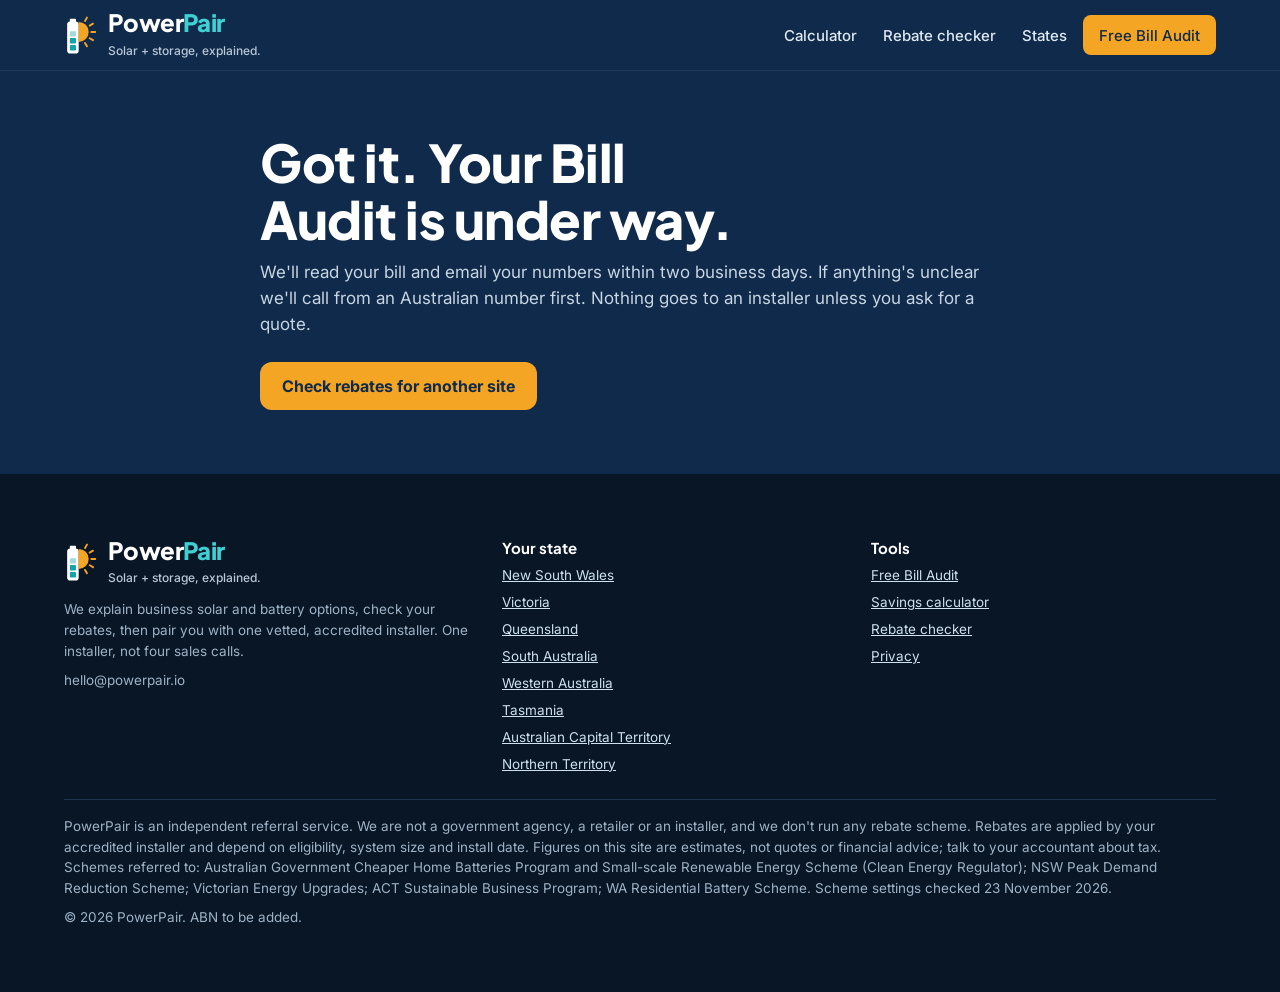
<file: public/thanks.html>
<!DOCTYPE html>
<html lang="en-AU"><head>
<meta charset="utf-8"><meta name="viewport" content="width=device-width,initial-scale=1">
<title>Thanks | PowerPair</title>
<meta name="description" content="Your Bill Audit request is in.">
<link rel="canonical" href="https://powerpair.io/thanks.html">
<meta property="og:title" content="Thanks | PowerPair"><meta property="og:description" content="Your Bill Audit request is in."><meta property="og:type" content="website">
<link rel="icon" href="favicon.svg" type="image/svg+xml">
<link rel="preconnect" href="https://fonts.googleapis.com"><link rel="preconnect" href="https://fonts.gstatic.com" crossorigin>
<link href="https://fonts.googleapis.com/css2?family=Plus+Jakarta+Sans:wght@700;800&family=Inter:wght@400;500;600;700&display=swap" rel="stylesheet">
<link rel="stylesheet" href="site.css">
</head><body>
<nav class="nav"><div class="wrap">
<a class="logo" href="index.html"><svg aria-hidden="true" width="34" height="40" viewBox="12 4 88 104"><rect x="27" y="14" width="16" height="9" rx="2" fill="#fff"/><rect x="20" y="21" width="30" height="83" rx="8" fill="#fff"/><rect x="27" y="82" width="16" height="14" rx="2.5" fill="#13A3A8"/><rect x="27" y="64" width="16" height="14" rx="2.5" fill="#13A3A8"/><rect x="27" y="46" width="16" height="14" rx="2.5" fill="#13A3A8" fill-opacity=".4"/><path d="M50 22A26 26 0 0 1 50 74Z" fill="#F5A524"/><g stroke="#F5A524" stroke-width="5" stroke-linecap="round"><line x1="66.5" y1="19.4" x2="71.5" y2="10.8"/><line x1="78.6" y1="31.5" x2="87.2" y2="26.5"/><line x1="83" y1="48" x2="93" y2="48"/><line x1="78.6" y1="64.5" x2="87.2" y2="69.5"/><line x1="66.5" y1="76.6" x2="71.5" y2="85.2"/></g></svg><div><b>Power<span>Pair</span></b><small>Solar + storage, explained.</small></div></a>
<div class="navlinks"><a href="index.html#calculator">Calculator</a><a href="index.html#checker">Rebate checker</a><a href="index.html#states">States</a><a class="btn cta" href="audit.html">Free Bill Audit</a></div>
</div></nav>
<section class="band hero"><div class="wrap" style="max-width:760px">
<h1>Got it. Your Bill Audit is under way.</h1>
<p class="sub">We'll read your bill and email your numbers within two business days. If anything's unclear we'll call from an Australian number first. Nothing goes to an installer unless you ask for a quote.</p>
<div class="ctas" style="margin-top:24px"><a class="btn cta" href="index.html#checker">Check rebates for another site</a></div>
</div></section><footer class="band"><div class="wrap">
<div class="cols">
<div><a class="logo" href="index.html"><svg aria-hidden="true" width="34" height="40" viewBox="12 4 88 104"><rect x="27" y="14" width="16" height="9" rx="2" fill="#fff"/><rect x="20" y="21" width="30" height="83" rx="8" fill="#fff"/><rect x="27" y="82" width="16" height="14" rx="2.5" fill="#13A3A8"/><rect x="27" y="64" width="16" height="14" rx="2.5" fill="#13A3A8"/><rect x="27" y="46" width="16" height="14" rx="2.5" fill="#13A3A8" fill-opacity=".4"/><path d="M50 22A26 26 0 0 1 50 74Z" fill="#F5A524"/><g stroke="#F5A524" stroke-width="5" stroke-linecap="round"><line x1="66.5" y1="19.4" x2="71.5" y2="10.8"/><line x1="78.6" y1="31.5" x2="87.2" y2="26.5"/><line x1="83" y1="48" x2="93" y2="48"/><line x1="78.6" y1="64.5" x2="87.2" y2="69.5"/><line x1="66.5" y1="76.6" x2="71.5" y2="85.2"/></g></svg><div><b>Power<span>Pair</span></b><small>Solar + storage, explained.</small></div></a>
<p style="margin-top:12px">We explain business solar and battery options, check your rebates, then pair you with one vetted, accredited installer. One installer, not four sales calls.</p>
<p style="margin-top:8px">hello@powerpair.io</p></div>
<div><h3>Your state</h3><ul><li><a href="nsw.html">New South Wales</a></li><li><a href="vic.html">Victoria</a></li><li><a href="qld.html">Queensland</a></li><li><a href="sa.html">South Australia</a></li><li><a href="wa.html">Western Australia</a></li><li><a href="tas.html">Tasmania</a></li><li><a href="act.html">Australian Capital Territory</a></li><li><a href="nt.html">Northern Territory</a></li></ul></div>
<div><h3>Tools</h3><ul><li><a href="audit.html">Free Bill Audit</a></li><li><a href="index.html#calculator">Savings calculator</a></li><li><a href="index.html#checker">Rebate checker</a></li><li><a href="privacy.html">Privacy</a></li></ul></div>
</div>
<div class="legal">
<p>PowerPair is an independent referral service. We are not a government agency, a retailer or an installer, and we don't run any rebate scheme. Rebates are applied by your accredited installer and depend on eligibility, system size and install date. Figures on this site are estimates, not quotes or financial advice; talk to your accountant about tax. Schemes referred to: Australian Government Cheaper Home Batteries Program and Small-scale Renewable Energy Scheme (Clean Energy Regulator); NSW Peak Demand Reduction Scheme; Victorian Energy Upgrades; ACT Sustainable Business Program; WA Residential Battery Scheme. Scheme settings checked 23 November 2026.</p>
<p style="margin-top:8px">© 2026 PowerPair. ABN to be added.</p></div>
</div></footer>
<script src="site.js"></script>
</body></html>
</file>
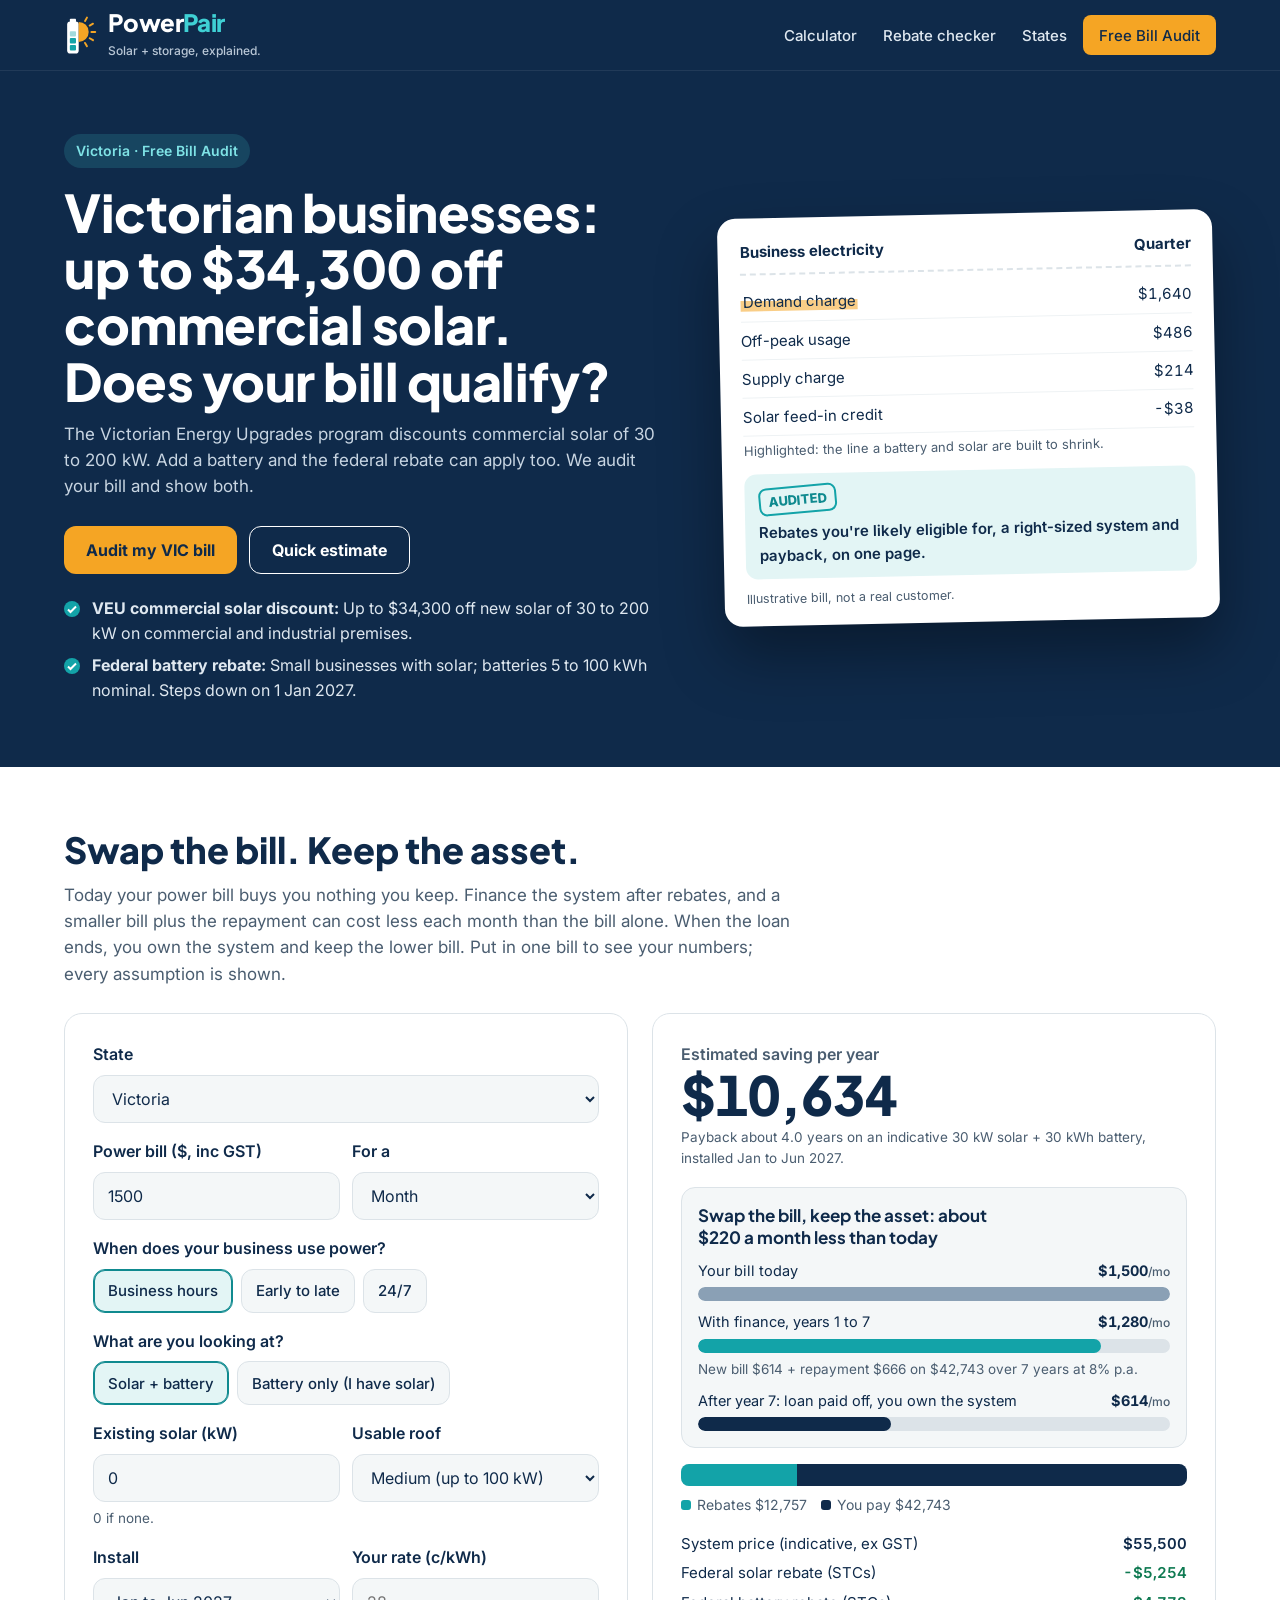
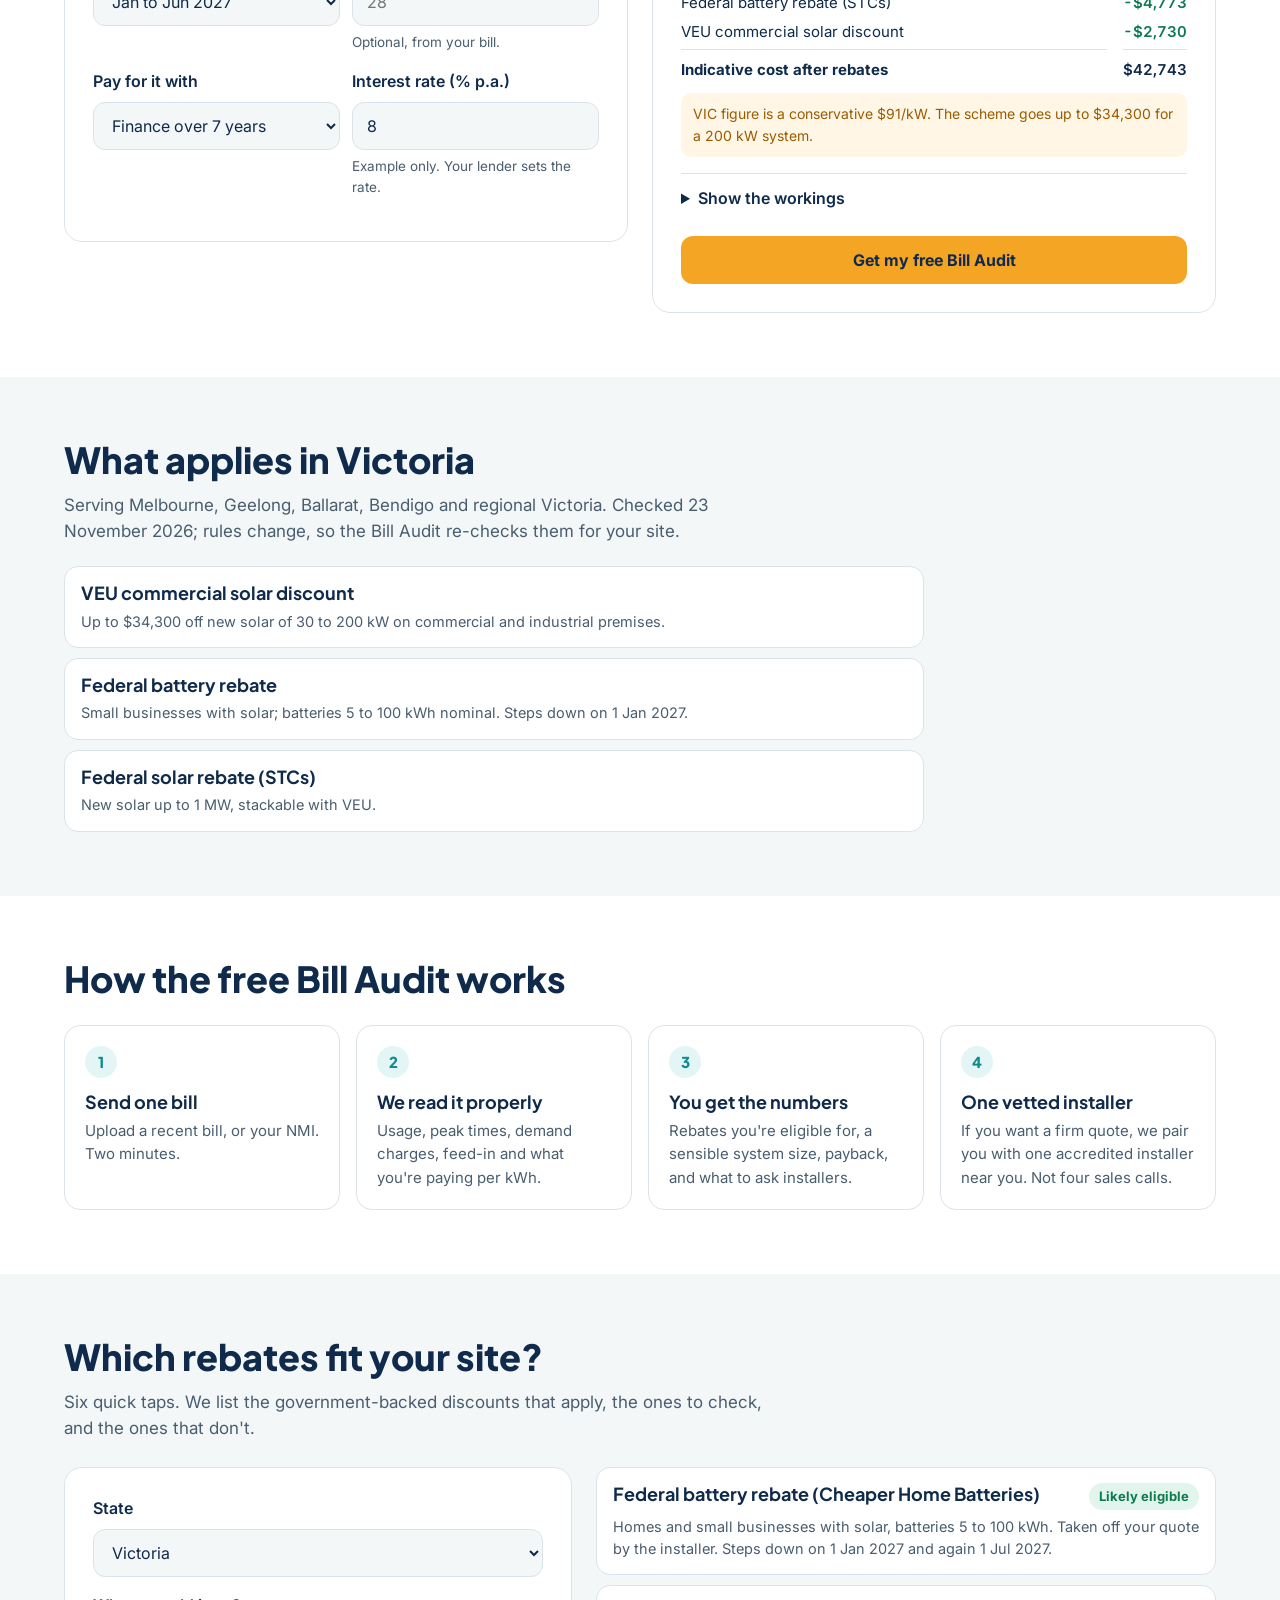
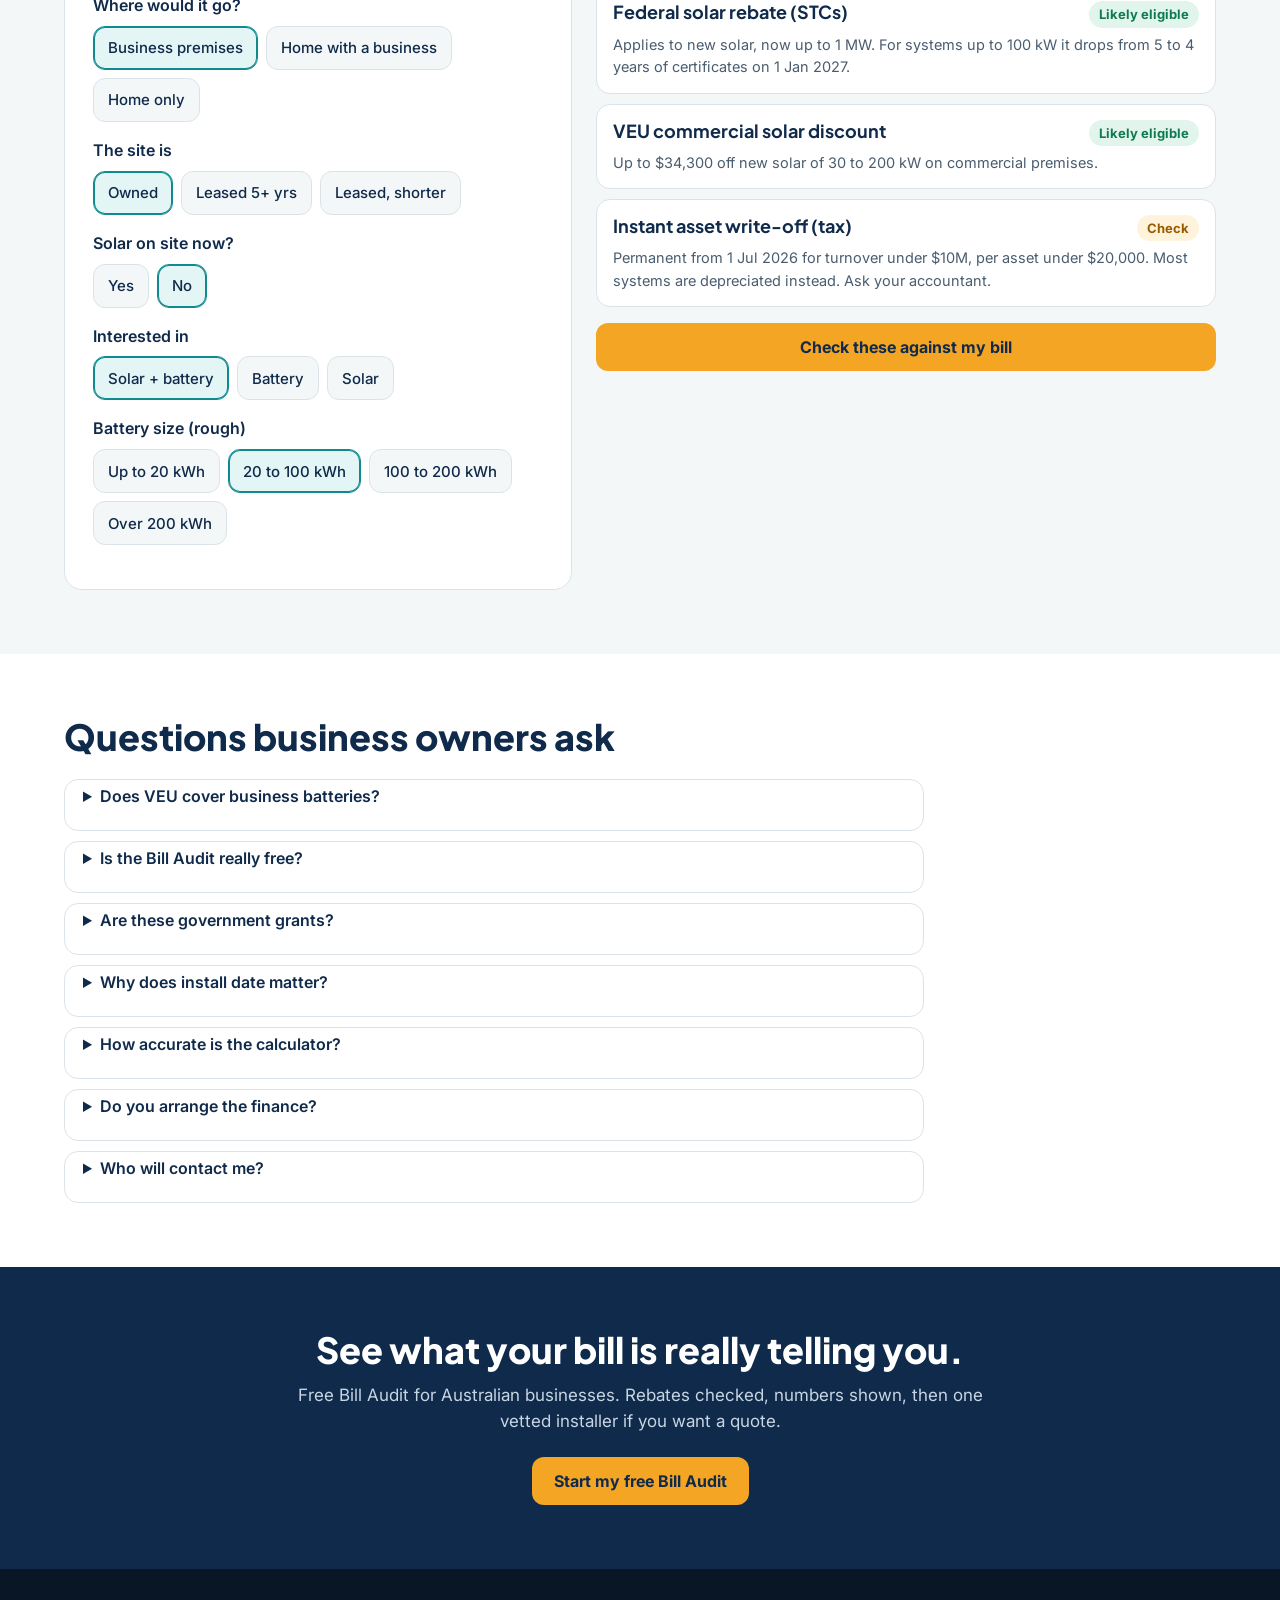
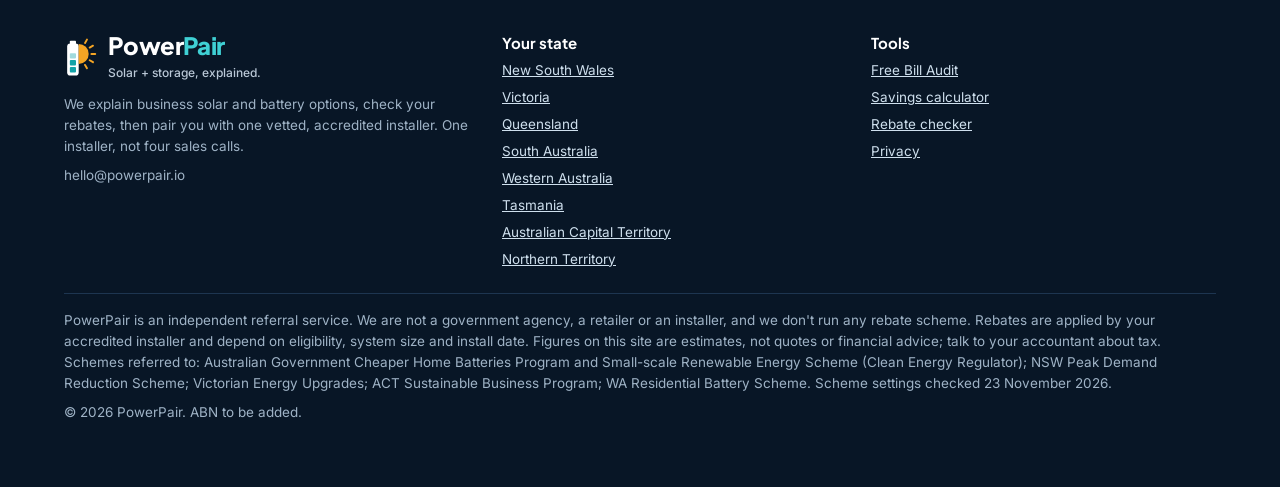
<file: public/vic.html>
<!DOCTYPE html>
<html lang="en-AU"><head>
<meta charset="utf-8"><meta name="viewport" content="width=device-width,initial-scale=1">
<title>VIC Business Bill Audit | Solar and battery rebates | PowerPair</title>
<meta name="description" content="Free Bill Audit for Victoria businesses. See which solar and battery rebates apply, a right-sized system and payback. Melbourne, Geelong, Ballarat, Bendigo and regional Victoria.">
<link rel="canonical" href="https://powerpair.io/vic.html">
<meta property="og:title" content="VIC Business Bill Audit | Solar and battery rebates | PowerPair"><meta property="og:description" content="Free Bill Audit for Victoria businesses. See which solar and battery rebates apply, a right-sized system and payback. Melbourne, Geelong, Ballarat, Bendigo and regional Victoria."><meta property="og:type" content="website">
<link rel="icon" href="favicon.svg" type="image/svg+xml">
<link rel="preconnect" href="https://fonts.googleapis.com"><link rel="preconnect" href="https://fonts.gstatic.com" crossorigin>
<link href="https://fonts.googleapis.com/css2?family=Plus+Jakarta+Sans:wght@700;800&family=Inter:wght@400;500;600;700&display=swap" rel="stylesheet">
<link rel="stylesheet" href="site.css">
</head><body>
<nav class="nav"><div class="wrap">
<a class="logo" href="index.html"><svg aria-hidden="true" width="34" height="40" viewBox="12 4 88 104"><rect x="27" y="14" width="16" height="9" rx="2" fill="#fff"/><rect x="20" y="21" width="30" height="83" rx="8" fill="#fff"/><rect x="27" y="82" width="16" height="14" rx="2.5" fill="#13A3A8"/><rect x="27" y="64" width="16" height="14" rx="2.5" fill="#13A3A8"/><rect x="27" y="46" width="16" height="14" rx="2.5" fill="#13A3A8" fill-opacity=".4"/><path d="M50 22A26 26 0 0 1 50 74Z" fill="#F5A524"/><g stroke="#F5A524" stroke-width="5" stroke-linecap="round"><line x1="66.5" y1="19.4" x2="71.5" y2="10.8"/><line x1="78.6" y1="31.5" x2="87.2" y2="26.5"/><line x1="83" y1="48" x2="93" y2="48"/><line x1="78.6" y1="64.5" x2="87.2" y2="69.5"/><line x1="66.5" y1="76.6" x2="71.5" y2="85.2"/></g></svg><div><b>Power<span>Pair</span></b><small>Solar + storage, explained.</small></div></a>
<div class="navlinks"><a href="index.html#calculator">Calculator</a><a href="index.html#checker">Rebate checker</a><a href="index.html#states">States</a><a class="btn cta" href="audit.html">Free Bill Audit</a></div>
</div></nav>
<header class="band hero"><div class="wrap grid">
<div><span class="kicker">Victoria · Free Bill Audit</span>
<h1>Victorian businesses: up to $34,300 off commercial solar. Does your bill qualify?</h1>
<p class="sub">The Victorian Energy Upgrades program discounts commercial solar of 30 to 200 kW. Add a battery and the federal rebate can apply too. We audit your bill and show both.</p>
<div class="ctas"><a class="btn cta" href="audit.html?state=VIC">Audit my VIC bill</a><a class="btn ghost" href="#calculator">Quick estimate</a></div>
<ul class="ticks"><li><b>VEU commercial solar discount:</b> Up to $34,300 off new solar of 30 to 200 kW on commercial and industrial premises.</li><li><b>Federal battery rebate:</b> Small businesses with solar; batteries 5 to 100 kWh nominal. Steps down on 1 Jan 2027.</li></ul></div>
<div class="bill" aria-label="Example of a business power bill being audited">
<div class="hd"><span>Business electricity</span><span>Quarter</span></div>
<div class="row"><span><mark>Demand charge</mark></span><span>$1,640</span></div>
<div class="row"><span>Off-peak usage</span><span>$486</span></div>
<div class="row"><span>Supply charge</span><span>$214</span></div>
<div class="row"><span>Solar feed-in credit</span><span>-$38</span></div>
<p class="note">Highlighted: the line a battery and solar are built to shrink.</p>
<div class="verdict"><span class="stamp">AUDITED</span><br>Rebates you're likely eligible for, a right-sized system and payback, on one page.</div>
<p class="pp-fine" style="color:#4a5d70">Illustrative bill, not a real customer.</p></div>
</div></header>
<section class="band" id="calculator"><div class="wrap">
<h2>Swap the bill. Keep the asset.</h2>
<p class="sub">Today your power bill buys you nothing you keep. Finance the system after rebates, and a smaller bill plus the repayment can cost less each month than the bill alone. When the loan ends, you own the system and keep the lower bill. Put in one bill to see your numbers; every assumption is shown.</p>
<div class="calc">
<form class="card" id="calc-form">
<div class="f"><label for="state">State</label><select id="state" name="state"><option value="NSW">New South Wales</option><option value="VIC" selected>Victoria</option><option value="QLD">Queensland</option><option value="SA">South Australia</option><option value="WA">Western Australia</option><option value="TAS">Tasmania</option><option value="ACT">Australian Capital Territory</option><option value="NT">Northern Territory</option></select></div>
<div class="two"><div class="f"><label for="bill">Power bill ($, inc GST)</label><input id="bill" name="bill" type="number" inputmode="numeric" min="0" step="50" value="1500"></div>
<div class="f"><label for="period">For a</label><select id="period" name="period"><option value="m">Month</option><option value="q">Quarter</option></select></div></div>
<fieldset class="f"><legend>When does your business use power?</legend><div class="opts"><input type="radio" id="hours-day" name="hours" value="day" checked><label for="hours-day">Business hours</label><input type="radio" id="hours-ext" name="hours" value="ext"><label for="hours-ext">Early to late</label><input type="radio" id="hours-all" name="hours" value="all"><label for="hours-all">24/7</label></div></fieldset>
<fieldset class="f"><legend>What are you looking at?</legend><div class="opts"><input type="radio" id="scope-both" name="scope" value="both" checked><label for="scope-both">Solar + battery</label><input type="radio" id="scope-batt" name="scope" value="batt"><label for="scope-batt">Battery only (I have solar)</label></div></fieldset>
<div class="two"><div class="f"><label for="solar">Existing solar (kW)</label><input id="solar" name="solar" type="number" inputmode="numeric" min="0" step="1" value="0"><p class="hint">0 if none.</p></div>
<div class="f"><label for="roof">Usable roof</label><select id="roof" name="roof"><option value="s">Small (up to 30 kW)</option><option value="m" selected>Medium (up to 100 kW)</option><option value="l">Large (up to 200 kW)</option><option value="xl">Very large (200 kW+)</option></select></div></div>
<div class="two"><div class="f"><label for="when">Install</label><select id="when" name="when"><option value="2026">By 31 Dec 2026</option><option value="2027a" selected>Jan to Jun 2027</option><option value="2027b">Jul to Dec 2027</option></select></div>
<div class="f"><label for="rate">Your rate (c/kWh)</label><input id="rate" name="rate" type="number" inputmode="decimal" min="5" max="80" step="0.5" placeholder="30"><p class="hint">Optional, from your bill.</p></div></div>
<div class="two"><div class="f"><label for="term">Pay for it with</label><select id="term" name="term"><option value="0">Cash</option><option value="5">Finance over 5 years</option><option value="7" selected>Finance over 7 years</option><option value="10">Finance over 10 years</option></select></div>
<div class="f"><label for="apr">Interest rate (% p.a.)</label><input id="apr" name="apr" type="number" inputmode="decimal" min="0" max="20" step="0.1" value="8"><p class="hint">Example only. Your lender sets the rate.</p></div></div>
</form>
<div class="card result" id="calc-out" aria-live="polite"></div>
</div></div></section>
<section class="band alt"><div class="wrap"><h2>What applies in Victoria</h2>
<p class="sub">Serving Melbourne, Geelong, Ballarat, Bendigo and regional Victoria. Checked 23 November 2026; rules change, so the Bill Audit re-checks them for your site.</p>
<div class="schemes" style="margin-top:22px;max-width:860px"><div class="scheme"><h3>VEU commercial solar discount</h3><p>Up to $34,300 off new solar of 30 to 200 kW on commercial and industrial premises.</p></div><div class="scheme"><h3>Federal battery rebate</h3><p>Small businesses with solar; batteries 5 to 100 kWh nominal. Steps down on 1 Jan 2027.</p></div><div class="scheme"><h3>Federal solar rebate (STCs)</h3><p>New solar up to 1 MW, stackable with VEU.</p></div></div></div></section>
<section class="band"><div class="wrap">
<h2>How the free Bill Audit works</h2>
<div class="steps">
<div class="step"><i>1</i><h3>Send one bill</h3><p>Upload a recent bill, or your NMI. Two minutes.</p></div>
<div class="step"><i>2</i><h3>We read it properly</h3><p>Usage, peak times, demand charges, feed-in and what you're paying per kWh.</p></div>
<div class="step"><i>3</i><h3>You get the numbers</h3><p>Rebates you're eligible for, a sensible system size, payback, and what to ask installers.</p></div>
<div class="step"><i>4</i><h3>One vetted installer</h3><p>If you want a firm quote, we pair you with one accredited installer near you. Not four sales calls.</p></div>
</div></div></section>
<section class="band alt" id="checker"><div class="wrap">
<h2>Which rebates fit your site?</h2>
<p class="sub">Six quick taps. We list the government-backed discounts that apply, the ones to check, and the ones that don't.</p>
<div class="chk">
<form class="card" id="chk-form">
<div class="f"><label for="c-state">State</label><select id="c-state" name="state"><option value="NSW">New South Wales</option><option value="VIC" selected>Victoria</option><option value="QLD">Queensland</option><option value="SA">South Australia</option><option value="WA">Western Australia</option><option value="TAS">Tasmania</option><option value="ACT">Australian Capital Territory</option><option value="NT">Northern Territory</option></select></div>
<fieldset class="f"><legend>Where would it go?</legend><div class="opts"><input type="radio" id="site-business" name="site" value="business" checked><label for="site-business">Business premises</label><input type="radio" id="site-homebiz" name="site" value="homebiz"><label for="site-homebiz">Home with a business</label><input type="radio" id="site-home" name="site" value="home"><label for="site-home">Home only</label></div></fieldset>
<fieldset class="f"><legend>The site is</legend><div class="opts"><input type="radio" id="own-own" name="own" value="own" checked><label for="own-own">Owned</label><input type="radio" id="own-long" name="own" value="long"><label for="own-long">Leased 5+ yrs</label><input type="radio" id="own-short" name="own" value="short"><label for="own-short">Leased, shorter</label></div></fieldset>
<fieldset class="f"><legend>Solar on site now?</legend><div class="opts"><input type="radio" id="solar-yes" name="solar" value="yes"><label for="solar-yes">Yes</label><input type="radio" id="solar-no" name="solar" value="no" checked><label for="solar-no">No</label></div></fieldset>
<fieldset class="f"><legend>Interested in</legend><div class="opts"><input type="radio" id="plan-both" name="plan" value="both" checked><label for="plan-both">Solar + battery</label><input type="radio" id="plan-batt" name="plan" value="batt"><label for="plan-batt">Battery</label><input type="radio" id="plan-solar" name="plan" value="solar"><label for="plan-solar">Solar</label></div></fieldset>
<fieldset class="f"><legend>Battery size (rough)</legend><div class="opts"><input type="radio" id="size-s" name="size" value="s"><label for="size-s">Up to 20 kWh</label><input type="radio" id="size-m" name="size" value="m" checked><label for="size-m">20 to 100 kWh</label><input type="radio" id="size-l" name="size" value="l"><label for="size-l">100 to 200 kWh</label><input type="radio" id="size-xl" name="size" value="xl"><label for="size-xl">Over 200 kWh</label></div></fieldset>
</form>
<div class="schemes" id="chk-out" aria-live="polite"></div>
</div></div></section>
<section class="band"><div class="wrap"><h2>Questions business owners ask</h2><div class="faq"><details><summary>Does VEU cover business batteries?</summary><p>The VEU commercial discount is for solar panels. A battery on the same site can use the federal battery rebate if it is 5 to 100 kWh nominal and paired with solar.</p></details><details><summary>Is the Bill Audit really free?</summary><p>Yes. You get your numbers whether or not you go ahead. If you ask for a quote, the installer we pair you with pays us a referral fee; it does not change your price.</p></details><details><summary>Are these government grants?</summary><p>No. They are government-backed rebates and discounts. Your accredited installer takes them off the quote. Nobody applies for a cash grant, and anyone who says otherwise is worth avoiding.</p></details><details><summary>Why does install date matter?</summary><p>The federal battery rebate is set by the install date, not the order date. It steps down on 1 January 2027 and again on 1 July 2027. Small solar systems also drop from 5 to 4 years of certificates on 1 January 2027.</p></details><details><summary>How accurate is the calculator?</summary><p>It is a first estimate from one number. The Bill Audit uses your actual usage, tariff and demand charges, and an installer quote is the final word.</p></details><details><summary>Do you arrange the finance?</summary><p>No. We show what a loan could look like so you can compare it with your bill. Your bank, an equipment financier or the installer&#x27;s finance partner sets the actual rate, fees and approval. Ask about green or CEFC-backed business loans, which can carry a discount. &quot;Keep the asset&quot; applies to a loan or chattel mortgage, where your business owns the system. Under a power purchase agreement or rental, the provider owns it.</p></details><details><summary>Who will contact me?</summary><p>PowerPair first, to check the details. Then one accredited installer, only if you ask for a quote.</p></details></div></div></section>
<section class="band cta-band"><div class="wrap">
<h2>See what your bill is really telling you.</h2>
<p class="sub">Free Bill Audit for Australian businesses. Rebates checked, numbers shown, then one vetted installer if you want a quote.</p>
<a class="btn cta" href="audit.html?state=VIC">Start my free Bill Audit</a></div></section>
<footer class="band"><div class="wrap">
<div class="cols">
<div><a class="logo" href="index.html"><svg aria-hidden="true" width="34" height="40" viewBox="12 4 88 104"><rect x="27" y="14" width="16" height="9" rx="2" fill="#fff"/><rect x="20" y="21" width="30" height="83" rx="8" fill="#fff"/><rect x="27" y="82" width="16" height="14" rx="2.5" fill="#13A3A8"/><rect x="27" y="64" width="16" height="14" rx="2.5" fill="#13A3A8"/><rect x="27" y="46" width="16" height="14" rx="2.5" fill="#13A3A8" fill-opacity=".4"/><path d="M50 22A26 26 0 0 1 50 74Z" fill="#F5A524"/><g stroke="#F5A524" stroke-width="5" stroke-linecap="round"><line x1="66.5" y1="19.4" x2="71.5" y2="10.8"/><line x1="78.6" y1="31.5" x2="87.2" y2="26.5"/><line x1="83" y1="48" x2="93" y2="48"/><line x1="78.6" y1="64.5" x2="87.2" y2="69.5"/><line x1="66.5" y1="76.6" x2="71.5" y2="85.2"/></g></svg><div><b>Power<span>Pair</span></b><small>Solar + storage, explained.</small></div></a>
<p style="margin-top:12px">We explain business solar and battery options, check your rebates, then pair you with one vetted, accredited installer. One installer, not four sales calls.</p>
<p style="margin-top:8px">hello@powerpair.io</p></div>
<div><h3>Your state</h3><ul><li><a href="nsw.html">New South Wales</a></li><li><a href="vic.html">Victoria</a></li><li><a href="qld.html">Queensland</a></li><li><a href="sa.html">South Australia</a></li><li><a href="wa.html">Western Australia</a></li><li><a href="tas.html">Tasmania</a></li><li><a href="act.html">Australian Capital Territory</a></li><li><a href="nt.html">Northern Territory</a></li></ul></div>
<div><h3>Tools</h3><ul><li><a href="audit.html">Free Bill Audit</a></li><li><a href="index.html#calculator">Savings calculator</a></li><li><a href="index.html#checker">Rebate checker</a></li><li><a href="privacy.html">Privacy</a></li></ul></div>
</div>
<div class="legal">
<p>PowerPair is an independent referral service. We are not a government agency, a retailer or an installer, and we don't run any rebate scheme. Rebates are applied by your accredited installer and depend on eligibility, system size and install date. Figures on this site are estimates, not quotes or financial advice; talk to your accountant about tax. Schemes referred to: Australian Government Cheaper Home Batteries Program and Small-scale Renewable Energy Scheme (Clean Energy Regulator); NSW Peak Demand Reduction Scheme; Victorian Energy Upgrades; ACT Sustainable Business Program; WA Residential Battery Scheme. Scheme settings checked 23 November 2026.</p>
<p style="margin-top:8px">© 2026 PowerPair. ABN to be added.</p></div>
</div></footer>
<script src="site.js"></script>
</body></html>
</file>
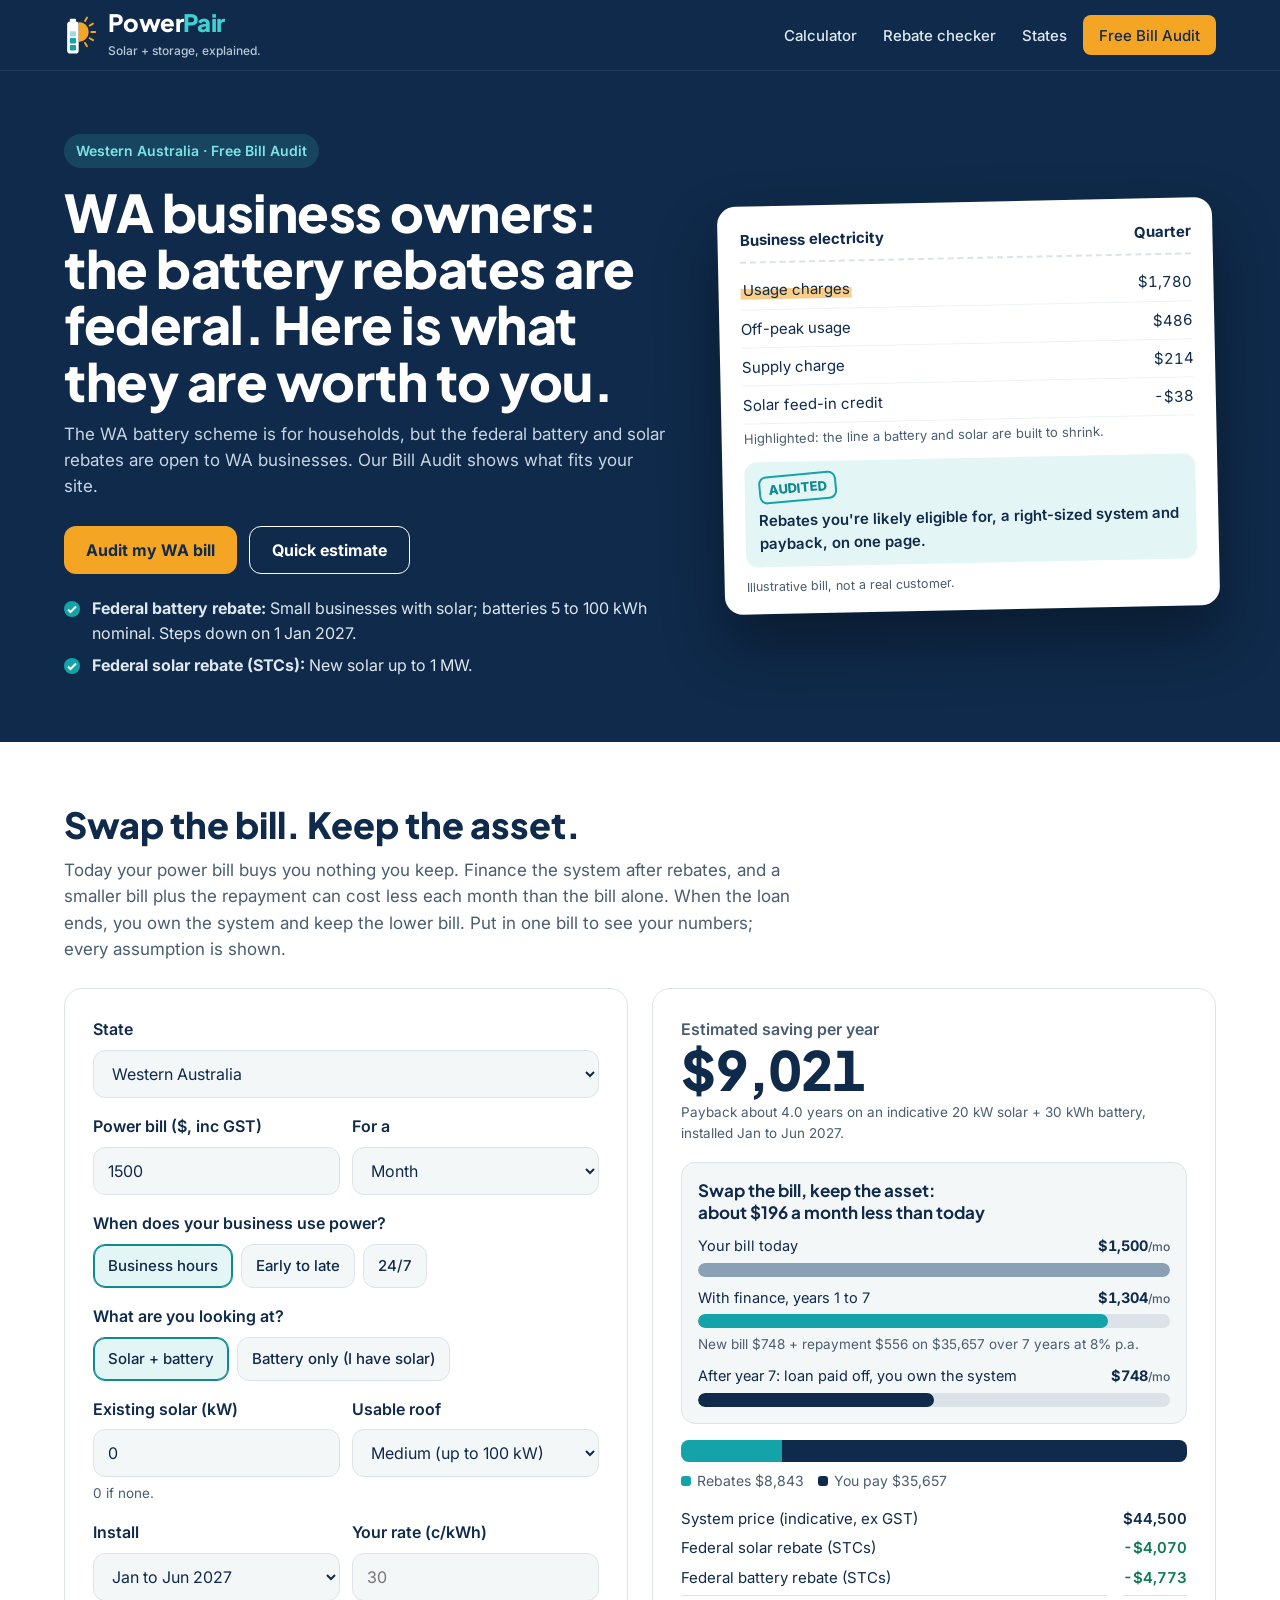
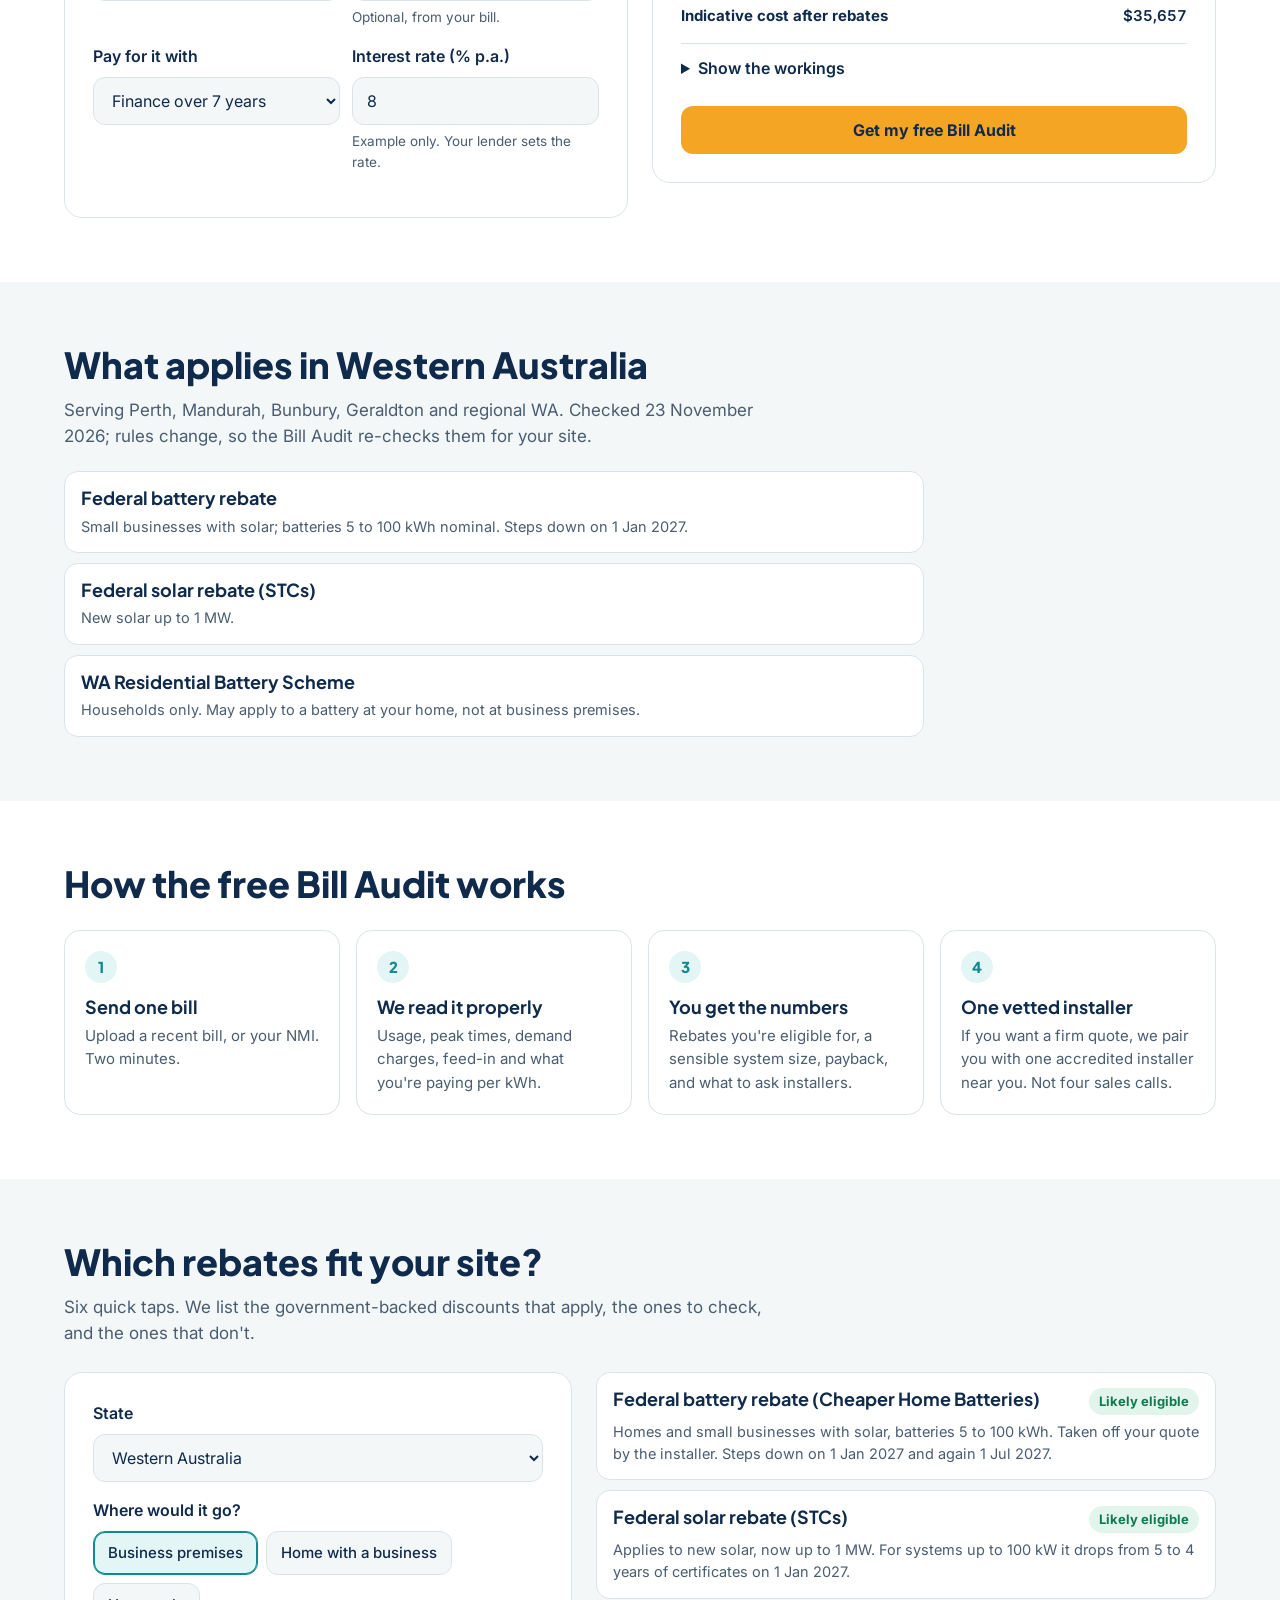
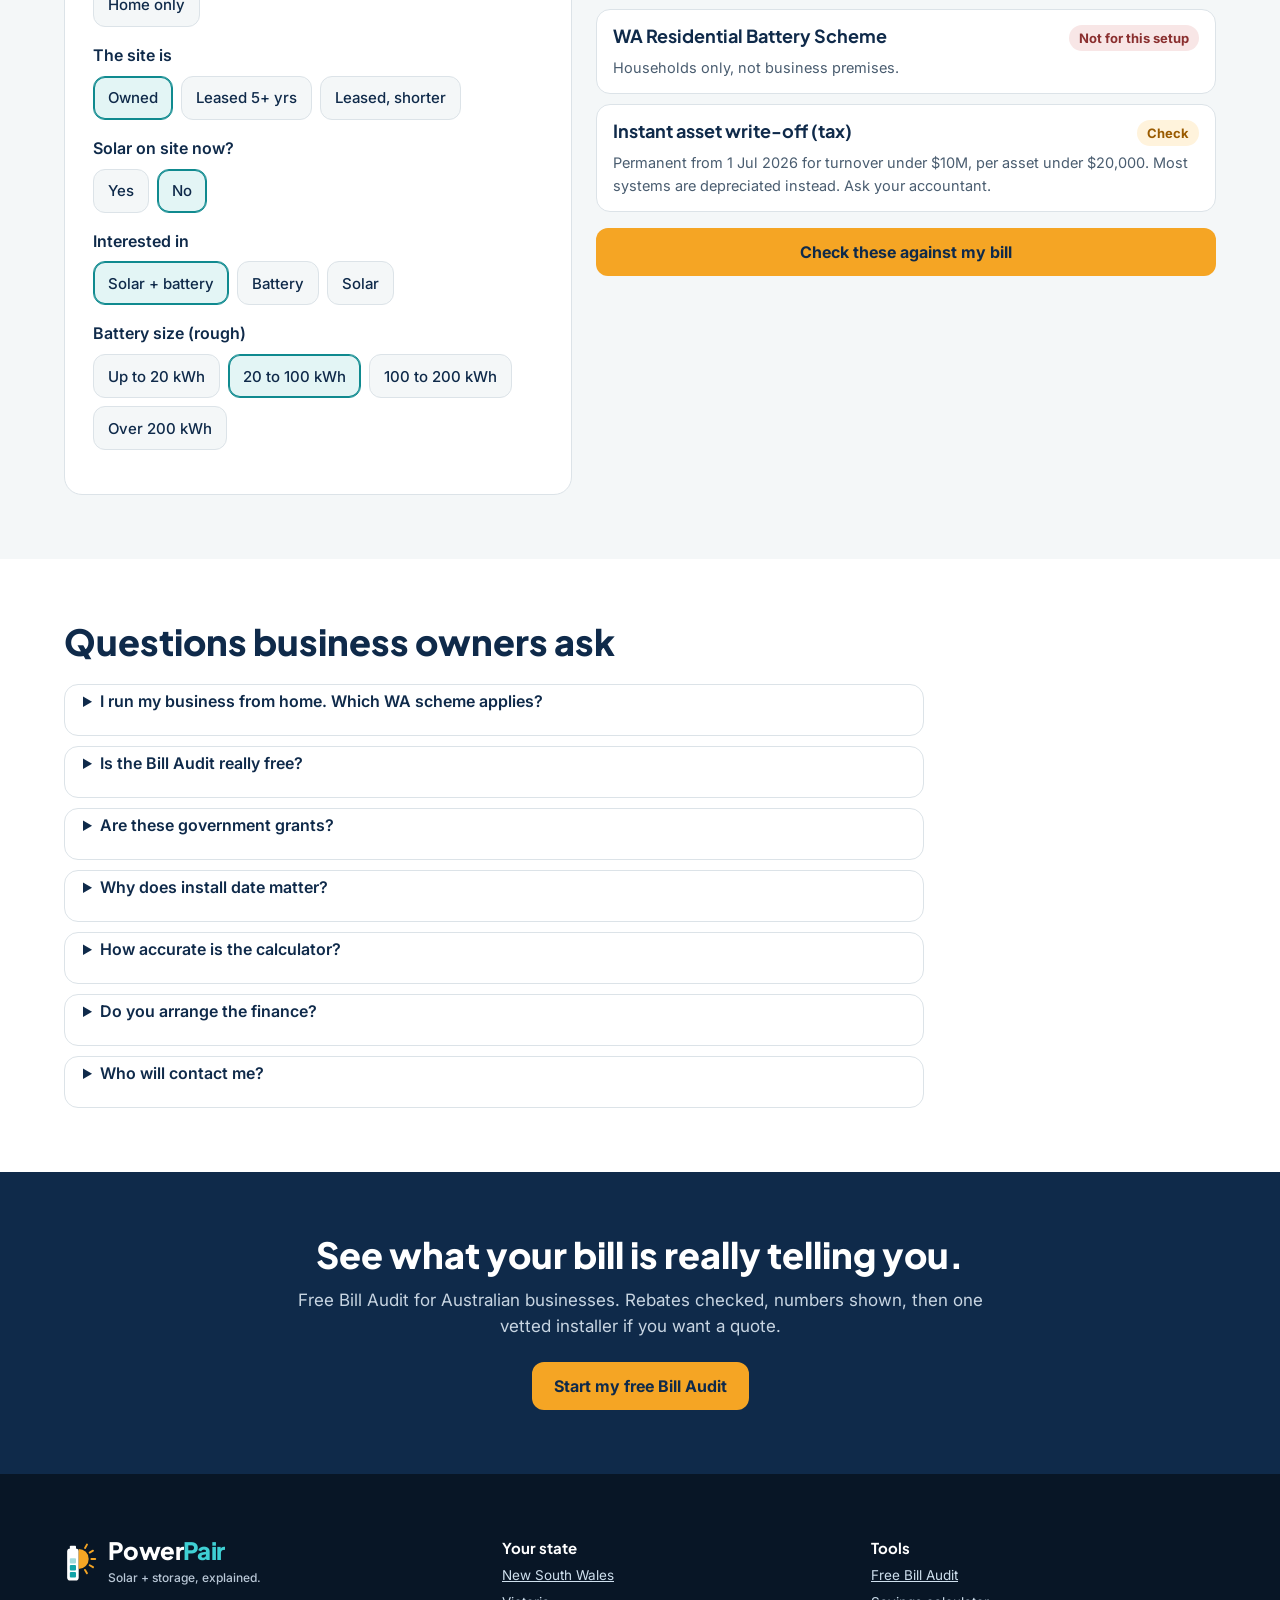
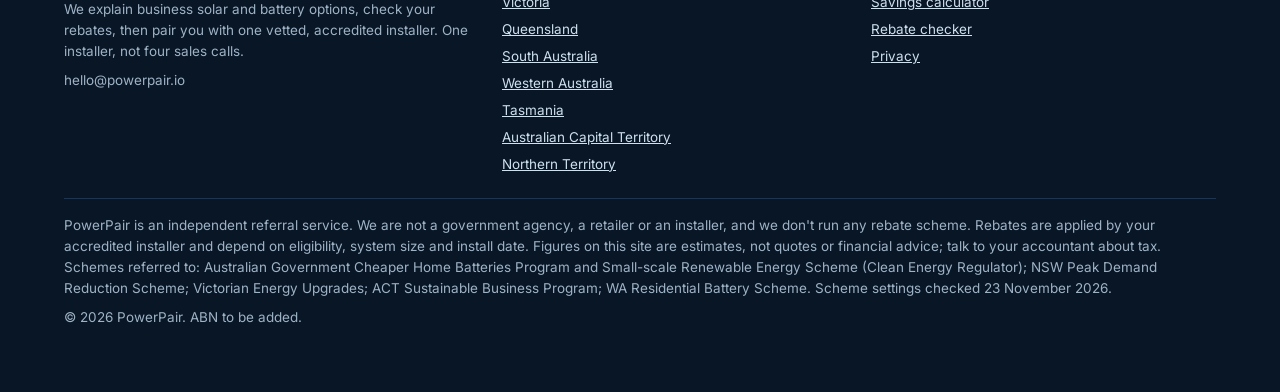
<file: public/wa.html>
<!DOCTYPE html>
<html lang="en-AU"><head>
<meta charset="utf-8"><meta name="viewport" content="width=device-width,initial-scale=1">
<title>WA Business Bill Audit | Solar and battery rebates | PowerPair</title>
<meta name="description" content="Free Bill Audit for Western Australia businesses. See which solar and battery rebates apply, a right-sized system and payback. Perth, Mandurah, Bunbury, Geraldton and regional WA.">
<link rel="canonical" href="https://powerpair.io/wa.html">
<meta property="og:title" content="WA Business Bill Audit | Solar and battery rebates | PowerPair"><meta property="og:description" content="Free Bill Audit for Western Australia businesses. See which solar and battery rebates apply, a right-sized system and payback. Perth, Mandurah, Bunbury, Geraldton and regional WA."><meta property="og:type" content="website">
<link rel="icon" href="favicon.svg" type="image/svg+xml">
<link rel="preconnect" href="https://fonts.googleapis.com"><link rel="preconnect" href="https://fonts.gstatic.com" crossorigin>
<link href="https://fonts.googleapis.com/css2?family=Plus+Jakarta+Sans:wght@700;800&family=Inter:wght@400;500;600;700&display=swap" rel="stylesheet">
<link rel="stylesheet" href="site.css">
</head><body>
<nav class="nav"><div class="wrap">
<a class="logo" href="index.html"><svg aria-hidden="true" width="34" height="40" viewBox="12 4 88 104"><rect x="27" y="14" width="16" height="9" rx="2" fill="#fff"/><rect x="20" y="21" width="30" height="83" rx="8" fill="#fff"/><rect x="27" y="82" width="16" height="14" rx="2.5" fill="#13A3A8"/><rect x="27" y="64" width="16" height="14" rx="2.5" fill="#13A3A8"/><rect x="27" y="46" width="16" height="14" rx="2.5" fill="#13A3A8" fill-opacity=".4"/><path d="M50 22A26 26 0 0 1 50 74Z" fill="#F5A524"/><g stroke="#F5A524" stroke-width="5" stroke-linecap="round"><line x1="66.5" y1="19.4" x2="71.5" y2="10.8"/><line x1="78.6" y1="31.5" x2="87.2" y2="26.5"/><line x1="83" y1="48" x2="93" y2="48"/><line x1="78.6" y1="64.5" x2="87.2" y2="69.5"/><line x1="66.5" y1="76.6" x2="71.5" y2="85.2"/></g></svg><div><b>Power<span>Pair</span></b><small>Solar + storage, explained.</small></div></a>
<div class="navlinks"><a href="index.html#calculator">Calculator</a><a href="index.html#checker">Rebate checker</a><a href="index.html#states">States</a><a class="btn cta" href="audit.html">Free Bill Audit</a></div>
</div></nav>
<header class="band hero"><div class="wrap grid">
<div><span class="kicker">Western Australia · Free Bill Audit</span>
<h1>WA business owners: the battery rebates are federal. Here is what they are worth to you.</h1>
<p class="sub">The WA battery scheme is for households, but the federal battery and solar rebates are open to WA businesses. Our Bill Audit shows what fits your site.</p>
<div class="ctas"><a class="btn cta" href="audit.html?state=WA">Audit my WA bill</a><a class="btn ghost" href="#calculator">Quick estimate</a></div>
<ul class="ticks"><li><b>Federal battery rebate:</b> Small businesses with solar; batteries 5 to 100 kWh nominal. Steps down on 1 Jan 2027.</li><li><b>Federal solar rebate (STCs):</b> New solar up to 1 MW.</li></ul></div>
<div class="bill" aria-label="Example of a business power bill being audited">
<div class="hd"><span>Business electricity</span><span>Quarter</span></div>
<div class="row"><span><mark>Usage charges</mark></span><span>$1,780</span></div>
<div class="row"><span>Off-peak usage</span><span>$486</span></div>
<div class="row"><span>Supply charge</span><span>$214</span></div>
<div class="row"><span>Solar feed-in credit</span><span>-$38</span></div>
<p class="note">Highlighted: the line a battery and solar are built to shrink.</p>
<div class="verdict"><span class="stamp">AUDITED</span><br>Rebates you're likely eligible for, a right-sized system and payback, on one page.</div>
<p class="pp-fine" style="color:#4a5d70">Illustrative bill, not a real customer.</p></div>
</div></header>
<section class="band" id="calculator"><div class="wrap">
<h2>Swap the bill. Keep the asset.</h2>
<p class="sub">Today your power bill buys you nothing you keep. Finance the system after rebates, and a smaller bill plus the repayment can cost less each month than the bill alone. When the loan ends, you own the system and keep the lower bill. Put in one bill to see your numbers; every assumption is shown.</p>
<div class="calc">
<form class="card" id="calc-form">
<div class="f"><label for="state">State</label><select id="state" name="state"><option value="NSW">New South Wales</option><option value="VIC">Victoria</option><option value="QLD">Queensland</option><option value="SA">South Australia</option><option value="WA" selected>Western Australia</option><option value="TAS">Tasmania</option><option value="ACT">Australian Capital Territory</option><option value="NT">Northern Territory</option></select></div>
<div class="two"><div class="f"><label for="bill">Power bill ($, inc GST)</label><input id="bill" name="bill" type="number" inputmode="numeric" min="0" step="50" value="1500"></div>
<div class="f"><label for="period">For a</label><select id="period" name="period"><option value="m">Month</option><option value="q">Quarter</option></select></div></div>
<fieldset class="f"><legend>When does your business use power?</legend><div class="opts"><input type="radio" id="hours-day" name="hours" value="day" checked><label for="hours-day">Business hours</label><input type="radio" id="hours-ext" name="hours" value="ext"><label for="hours-ext">Early to late</label><input type="radio" id="hours-all" name="hours" value="all"><label for="hours-all">24/7</label></div></fieldset>
<fieldset class="f"><legend>What are you looking at?</legend><div class="opts"><input type="radio" id="scope-both" name="scope" value="both" checked><label for="scope-both">Solar + battery</label><input type="radio" id="scope-batt" name="scope" value="batt"><label for="scope-batt">Battery only (I have solar)</label></div></fieldset>
<div class="two"><div class="f"><label for="solar">Existing solar (kW)</label><input id="solar" name="solar" type="number" inputmode="numeric" min="0" step="1" value="0"><p class="hint">0 if none.</p></div>
<div class="f"><label for="roof">Usable roof</label><select id="roof" name="roof"><option value="s">Small (up to 30 kW)</option><option value="m" selected>Medium (up to 100 kW)</option><option value="l">Large (up to 200 kW)</option><option value="xl">Very large (200 kW+)</option></select></div></div>
<div class="two"><div class="f"><label for="when">Install</label><select id="when" name="when"><option value="2026">By 31 Dec 2026</option><option value="2027a" selected>Jan to Jun 2027</option><option value="2027b">Jul to Dec 2027</option></select></div>
<div class="f"><label for="rate">Your rate (c/kWh)</label><input id="rate" name="rate" type="number" inputmode="decimal" min="5" max="80" step="0.5" placeholder="30"><p class="hint">Optional, from your bill.</p></div></div>
<div class="two"><div class="f"><label for="term">Pay for it with</label><select id="term" name="term"><option value="0">Cash</option><option value="5">Finance over 5 years</option><option value="7" selected>Finance over 7 years</option><option value="10">Finance over 10 years</option></select></div>
<div class="f"><label for="apr">Interest rate (% p.a.)</label><input id="apr" name="apr" type="number" inputmode="decimal" min="0" max="20" step="0.1" value="8"><p class="hint">Example only. Your lender sets the rate.</p></div></div>
</form>
<div class="card result" id="calc-out" aria-live="polite"></div>
</div></div></section>
<section class="band alt"><div class="wrap"><h2>What applies in Western Australia</h2>
<p class="sub">Serving Perth, Mandurah, Bunbury, Geraldton and regional WA. Checked 23 November 2026; rules change, so the Bill Audit re-checks them for your site.</p>
<div class="schemes" style="margin-top:22px;max-width:860px"><div class="scheme"><h3>Federal battery rebate</h3><p>Small businesses with solar; batteries 5 to 100 kWh nominal. Steps down on 1 Jan 2027.</p></div><div class="scheme"><h3>Federal solar rebate (STCs)</h3><p>New solar up to 1 MW.</p></div><div class="scheme"><h3>WA Residential Battery Scheme</h3><p>Households only. May apply to a battery at your home, not at business premises.</p></div></div></div></section>
<section class="band"><div class="wrap">
<h2>How the free Bill Audit works</h2>
<div class="steps">
<div class="step"><i>1</i><h3>Send one bill</h3><p>Upload a recent bill, or your NMI. Two minutes.</p></div>
<div class="step"><i>2</i><h3>We read it properly</h3><p>Usage, peak times, demand charges, feed-in and what you're paying per kWh.</p></div>
<div class="step"><i>3</i><h3>You get the numbers</h3><p>Rebates you're eligible for, a sensible system size, payback, and what to ask installers.</p></div>
<div class="step"><i>4</i><h3>One vetted installer</h3><p>If you want a firm quote, we pair you with one accredited installer near you. Not four sales calls.</p></div>
</div></div></section>
<section class="band alt" id="checker"><div class="wrap">
<h2>Which rebates fit your site?</h2>
<p class="sub">Six quick taps. We list the government-backed discounts that apply, the ones to check, and the ones that don't.</p>
<div class="chk">
<form class="card" id="chk-form">
<div class="f"><label for="c-state">State</label><select id="c-state" name="state"><option value="NSW">New South Wales</option><option value="VIC">Victoria</option><option value="QLD">Queensland</option><option value="SA">South Australia</option><option value="WA" selected>Western Australia</option><option value="TAS">Tasmania</option><option value="ACT">Australian Capital Territory</option><option value="NT">Northern Territory</option></select></div>
<fieldset class="f"><legend>Where would it go?</legend><div class="opts"><input type="radio" id="site-business" name="site" value="business" checked><label for="site-business">Business premises</label><input type="radio" id="site-homebiz" name="site" value="homebiz"><label for="site-homebiz">Home with a business</label><input type="radio" id="site-home" name="site" value="home"><label for="site-home">Home only</label></div></fieldset>
<fieldset class="f"><legend>The site is</legend><div class="opts"><input type="radio" id="own-own" name="own" value="own" checked><label for="own-own">Owned</label><input type="radio" id="own-long" name="own" value="long"><label for="own-long">Leased 5+ yrs</label><input type="radio" id="own-short" name="own" value="short"><label for="own-short">Leased, shorter</label></div></fieldset>
<fieldset class="f"><legend>Solar on site now?</legend><div class="opts"><input type="radio" id="solar-yes" name="solar" value="yes"><label for="solar-yes">Yes</label><input type="radio" id="solar-no" name="solar" value="no" checked><label for="solar-no">No</label></div></fieldset>
<fieldset class="f"><legend>Interested in</legend><div class="opts"><input type="radio" id="plan-both" name="plan" value="both" checked><label for="plan-both">Solar + battery</label><input type="radio" id="plan-batt" name="plan" value="batt"><label for="plan-batt">Battery</label><input type="radio" id="plan-solar" name="plan" value="solar"><label for="plan-solar">Solar</label></div></fieldset>
<fieldset class="f"><legend>Battery size (rough)</legend><div class="opts"><input type="radio" id="size-s" name="size" value="s"><label for="size-s">Up to 20 kWh</label><input type="radio" id="size-m" name="size" value="m" checked><label for="size-m">20 to 100 kWh</label><input type="radio" id="size-l" name="size" value="l"><label for="size-l">100 to 200 kWh</label><input type="radio" id="size-xl" name="size" value="xl"><label for="size-xl">Over 200 kWh</label></div></fieldset>
</form>
<div class="schemes" id="chk-out" aria-live="polite"></div>
</div></div></section>
<section class="band"><div class="wrap"><h2>Questions business owners ask</h2><div class="faq"><details><summary>I run my business from home. Which WA scheme applies?</summary><p>If the battery is installed at your home, the household scheme may apply alongside the federal rebate. At separate business premises, only the federal rebates apply.</p></details><details><summary>Is the Bill Audit really free?</summary><p>Yes. You get your numbers whether or not you go ahead. If you ask for a quote, the installer we pair you with pays us a referral fee; it does not change your price.</p></details><details><summary>Are these government grants?</summary><p>No. They are government-backed rebates and discounts. Your accredited installer takes them off the quote. Nobody applies for a cash grant, and anyone who says otherwise is worth avoiding.</p></details><details><summary>Why does install date matter?</summary><p>The federal battery rebate is set by the install date, not the order date. It steps down on 1 January 2027 and again on 1 July 2027. Small solar systems also drop from 5 to 4 years of certificates on 1 January 2027.</p></details><details><summary>How accurate is the calculator?</summary><p>It is a first estimate from one number. The Bill Audit uses your actual usage, tariff and demand charges, and an installer quote is the final word.</p></details><details><summary>Do you arrange the finance?</summary><p>No. We show what a loan could look like so you can compare it with your bill. Your bank, an equipment financier or the installer&#x27;s finance partner sets the actual rate, fees and approval. Ask about green or CEFC-backed business loans, which can carry a discount. &quot;Keep the asset&quot; applies to a loan or chattel mortgage, where your business owns the system. Under a power purchase agreement or rental, the provider owns it.</p></details><details><summary>Who will contact me?</summary><p>PowerPair first, to check the details. Then one accredited installer, only if you ask for a quote.</p></details></div></div></section>
<section class="band cta-band"><div class="wrap">
<h2>See what your bill is really telling you.</h2>
<p class="sub">Free Bill Audit for Australian businesses. Rebates checked, numbers shown, then one vetted installer if you want a quote.</p>
<a class="btn cta" href="audit.html?state=WA">Start my free Bill Audit</a></div></section>
<footer class="band"><div class="wrap">
<div class="cols">
<div><a class="logo" href="index.html"><svg aria-hidden="true" width="34" height="40" viewBox="12 4 88 104"><rect x="27" y="14" width="16" height="9" rx="2" fill="#fff"/><rect x="20" y="21" width="30" height="83" rx="8" fill="#fff"/><rect x="27" y="82" width="16" height="14" rx="2.5" fill="#13A3A8"/><rect x="27" y="64" width="16" height="14" rx="2.5" fill="#13A3A8"/><rect x="27" y="46" width="16" height="14" rx="2.5" fill="#13A3A8" fill-opacity=".4"/><path d="M50 22A26 26 0 0 1 50 74Z" fill="#F5A524"/><g stroke="#F5A524" stroke-width="5" stroke-linecap="round"><line x1="66.5" y1="19.4" x2="71.5" y2="10.8"/><line x1="78.6" y1="31.5" x2="87.2" y2="26.5"/><line x1="83" y1="48" x2="93" y2="48"/><line x1="78.6" y1="64.5" x2="87.2" y2="69.5"/><line x1="66.5" y1="76.6" x2="71.5" y2="85.2"/></g></svg><div><b>Power<span>Pair</span></b><small>Solar + storage, explained.</small></div></a>
<p style="margin-top:12px">We explain business solar and battery options, check your rebates, then pair you with one vetted, accredited installer. One installer, not four sales calls.</p>
<p style="margin-top:8px">hello@powerpair.io</p></div>
<div><h3>Your state</h3><ul><li><a href="nsw.html">New South Wales</a></li><li><a href="vic.html">Victoria</a></li><li><a href="qld.html">Queensland</a></li><li><a href="sa.html">South Australia</a></li><li><a href="wa.html">Western Australia</a></li><li><a href="tas.html">Tasmania</a></li><li><a href="act.html">Australian Capital Territory</a></li><li><a href="nt.html">Northern Territory</a></li></ul></div>
<div><h3>Tools</h3><ul><li><a href="audit.html">Free Bill Audit</a></li><li><a href="index.html#calculator">Savings calculator</a></li><li><a href="index.html#checker">Rebate checker</a></li><li><a href="privacy.html">Privacy</a></li></ul></div>
</div>
<div class="legal">
<p>PowerPair is an independent referral service. We are not a government agency, a retailer or an installer, and we don't run any rebate scheme. Rebates are applied by your accredited installer and depend on eligibility, system size and install date. Figures on this site are estimates, not quotes or financial advice; talk to your accountant about tax. Schemes referred to: Australian Government Cheaper Home Batteries Program and Small-scale Renewable Energy Scheme (Clean Energy Regulator); NSW Peak Demand Reduction Scheme; Victorian Energy Upgrades; ACT Sustainable Business Program; WA Residential Battery Scheme. Scheme settings checked 23 November 2026.</p>
<p style="margin-top:8px">© 2026 PowerPair. ABN to be added.</p></div>
</div></footer>
<script src="site.js"></script>
</body></html>
</file>
<file: public/site.css>
/* VOICE: plain-English, numbers-first, like a good energy adviser.
   IDEA: the page behaves like a power bill being audited: line items, a highlighter, a verdict.
   PICTURE: the live calculator result: a bill strip that splits into "rebates", "you pay", "saves per year".
   COLOUR and TYPE: PowerPair navy #0F2A4A, teal #13A3A8, amber #F5A524 for CTAs only; Plus Jakarta Sans 800 + Inter.
   LAYOUT: navy hero band with the audit CTA, then calculator (inputs left, live verdict right), checker, schemes, form. */
:root{color-scheme:light dark;
--bg:light-dark(#ffffff,#0b1a2c);--alt:light-dark(#f4f7f8,#10233a);--ink:light-dark(#0f2a4a,#e9f0f6);--soft:light-dark(#4a5d70,#a9bccd);
--line:light-dark(#dce3e8,#23405e);--card:light-dark(#ffffff,#132a44);--field:light-dark(#f4f7f8,#0e2238);
--navy:#0f2a4a;--teal:light-dark(#0f8a8f,#3fd0d4);--tealbg:light-dark(#e3f5f5,#0f3a46);--amber:#f5a524;--good:light-dark(#0f7a52,#5fd39d);--warn:light-dark(#9a5b00,#ffc76b);--no:light-dark(#8a2f2f,#ff9c9c)}
:root[data-theme=light]{color-scheme:light}:root[data-theme=dark]{color-scheme:dark}
*{box-sizing:border-box;min-width:0}
html{scroll-padding-top:72px;scroll-behavior:smooth}
@media (prefers-reduced-motion:reduce){html{scroll-behavior:auto}*{transition:none!important}}
body{margin:0;background:var(--bg);color:var(--ink);font:16px/1.55 Inter,system-ui,sans-serif;overflow-x:clip}
h1,h2,h3{font-family:"Plus Jakarta Sans",Inter,sans-serif;line-height:1.08;text-wrap:balance;margin:0}
h1{font-size:clamp(32px,4.8vw,52px);font-weight:800;letter-spacing:-.5px}
h2{font-size:clamp(26px,3.2vw,36px);font-weight:800}
h3{font-size:18px;font-weight:700;line-height:1.3}
p{margin:0}
a{color:var(--teal)}
.band{padding:clamp(36px,5vw,72px) max(5vw,16px)}
.alt{background:var(--alt)}
.wrap{max-width:1240px;margin:0 auto}
.sub{color:var(--soft);font-size:17px;max-width:66ch;margin-top:12px}
.nav{position:sticky;top:0;z-index:20;background:var(--navy);color:#fff;padding:10px max(5vw,16px);box-shadow:0 1px 0 rgba(255,255,255,.08)}
.nav .wrap{display:flex;align-items:center;justify-content:space-between;gap:16px;flex-wrap:wrap}
.logo{display:flex;align-items:center;gap:10px;color:#fff;text-decoration:none}
.logo b{font:800 24px/1 "Plus Jakarta Sans",sans-serif;letter-spacing:-.6px}.logo b span{color:#3fd0d4}
.logo small{display:block;font-size:12px;color:#b9c7d6;font-weight:500;margin-top:3px}
.navlinks{display:flex;gap:6px;flex-wrap:wrap;align-items:center}
.navlinks a{color:#dfe8f0;text-decoration:none;padding:8px 10px;border-radius:8px;font-weight:500;font-size:15px}
.navlinks a:hover{background:rgba(255,255,255,.08)}
.btn{display:inline-flex;align-items:center;justify-content:center;gap:8px;min-height:48px;padding:0 22px;border-radius:12px;border:0;font:700 16px/1 Inter,sans-serif;cursor:pointer;text-decoration:none}
.btn.cta{background:var(--amber);color:#0f2a4a}.btn.cta:hover{filter:brightness(1.06)}
.btn.ghost{background:transparent;color:inherit;border:1.5px solid currentColor}
.btn:focus-visible,input:focus-visible,select:focus-visible,label:focus-within{outline:3px solid #3fd0d4;outline-offset:2px}
.navlinks .btn{min-height:40px;padding:0 16px;font-size:15px}
.hero{background:var(--navy);color:#fff}
.hero .grid{display:grid;grid-template-columns:minmax(0,1.1fr) minmax(0,.9fr);gap:clamp(24px,4vw,56px);align-items:center}
.hero .sub{color:#c8d5e2}
.kicker{display:inline-block;background:rgba(63,208,212,.16);color:#7fe3e6;font-weight:600;font-size:14px;padding:6px 12px;border-radius:999px;margin-bottom:16px}
.hero .ctas{display:flex;gap:12px;flex-wrap:wrap;margin-top:26px}
.ticks{list-style:none;padding:0;margin:22px 0 0;display:grid;gap:8px;color:#dfe8f0}
.ticks li{padding-left:28px;position:relative}.ticks li::before{content:"";position:absolute;left:0;top:5px;width:16px;height:16px;border-radius:50%;background:#13a3a8 url("data:image/svg+xml,%3Csvg xmlns='http://www.w3.org/2000/svg' viewBox='0 0 16 16'%3E%3Cpath d='M4 8.5l2.5 2.5L12 5.5' fill='none' stroke='white' stroke-width='2'/%3E%3C/svg%3E") center/16px}
/* the audited bill picture */
.bill{background:#fff;color:#0f2a4a;border-radius:18px;padding:22px 22px 18px;box-shadow:0 30px 60px rgba(0,0,0,.35);transform:rotate(-1.2deg);font-size:15px}
.bill .hd{display:flex;justify-content:space-between;font-weight:700;border-bottom:2px dashed #dce3e8;padding-bottom:10px;margin-bottom:8px}
.bill .row{display:flex;justify-content:space-between;gap:12px;padding:7px 0;border-bottom:1px solid #eef2f4}
.bill .row span:last-child{white-space:nowrap;font-variant-numeric:tabular-nums}
.bill mark{background:linear-gradient(transparent 45%,rgba(245,165,36,.55) 45%);color:inherit;padding:0 2px}
.bill .note{font-size:13px;color:#4a5d70;margin-top:4px}
.bill .verdict{margin-top:14px;background:#e3f5f5;border-radius:12px;padding:12px 14px;font-weight:600}
.bill .stamp{display:inline-block;border:2px solid #13a3a8;color:#0f8a8f;border-radius:8px;padding:2px 8px;font-weight:800;font-size:13px;transform:rotate(-4deg);margin-bottom:6px}
.pp-fine{font-size:12.5px;color:#8aa0b5;margin-top:10px}
/* states */
.states{display:grid;grid-template-columns:repeat(auto-fill,minmax(150px,1fr));gap:12px;margin-top:24px}
.states a{display:block;background:var(--card);border:1.5px solid var(--line);border-radius:14px;padding:16px;text-decoration:none;color:var(--ink)}
.states a:hover{border-color:var(--teal)}
.states b{font:800 22px/1 "Plus Jakarta Sans",sans-serif;display:block}.states span{font-size:14px;color:var(--soft)}
.steps{display:grid;grid-template-columns:repeat(4,minmax(0,1fr));gap:16px;margin-top:26px}
.step{background:var(--card);border:1px solid var(--line);border-radius:16px;padding:20px}
.step i{font:800 15px/1 "Plus Jakarta Sans";font-style:normal;display:inline-grid;place-items:center;width:32px;height:32px;border-radius:50%;background:var(--tealbg);color:var(--teal);margin-bottom:12px}
.step p{color:var(--soft);margin-top:6px;font-size:15px}
/* calculator */
.calc{display:grid;grid-template-columns:minmax(0,1fr) minmax(0,1fr);gap:24px;margin-top:26px;align-items:start}
.card{background:var(--card);border:1px solid var(--line);border-radius:18px;padding:clamp(18px,2.4vw,28px)}
.f{margin-bottom:16px}.f>label,.f legend{display:block;font-weight:600;margin-bottom:8px;padding:0}
fieldset.f{border:0;padding:0;margin:0 0 16px}
input[type=number],input[type=text],input[type=email],input[type=tel],select{width:100%;min-height:48px;font:16px Inter,sans-serif;color:var(--ink);background:var(--field);border:1.5px solid var(--line);border-radius:12px;padding:0 14px}
input[type=file]{font:15px Inter,sans-serif;width:100%;padding:12px;border:1.5px dashed var(--line);border-radius:12px;background:var(--field);color:var(--ink)}
.two{display:grid;grid-template-columns:minmax(0,1fr) minmax(0,1fr);gap:12px}
.opts{display:flex;flex-wrap:wrap;gap:8px}
.opts input{position:absolute;opacity:0;pointer-events:none}
.opts label{min-height:44px;display:inline-flex;align-items:center;padding:0 14px;border:1.5px solid var(--line);border-radius:12px;background:var(--field);cursor:pointer;font-weight:500;font-size:15px}
.opts input:checked+label{border-color:var(--teal);background:var(--tealbg);color:var(--ink);box-shadow:inset 0 0 0 1px var(--teal)}
.hint{font-size:13.5px;color:var(--soft);margin-top:6px}
.result{position:sticky;top:84px}
.big{font:800 clamp(36px,5vw,54px)/1 "Plus Jakarta Sans",sans-serif;font-variant-numeric:tabular-nums;white-space:nowrap}
.strip{display:flex;height:22px;border-radius:8px;overflow:hidden;margin:16px 0 8px;background:var(--line)}
.strip div{transition:width .4s ease}
.legend{display:flex;flex-wrap:wrap;gap:14px;font-size:14px;color:var(--soft)}
.legend i{display:inline-block;width:10px;height:10px;border-radius:3px;margin-right:6px}
.kv{display:grid;grid-template-columns:minmax(0,1fr) auto;gap:6px 16px;margin-top:16px;font-size:15px}
.kv span:nth-child(even){text-align:right;font-variant-numeric:tabular-nums;white-space:nowrap;font-weight:600}
.kv .neg{color:var(--good)}
.kv .tot{border-top:1.5px solid var(--line);padding-top:8px;font-weight:700}
details{margin-top:16px;border-top:1px solid var(--line);padding-top:12px}
summary{cursor:pointer;font-weight:600;min-height:32px}
details ul{padding-left:18px;color:var(--soft);font-size:14px;margin:8px 0}
.warnbox{background:light-dark(#fff6e5,#3a2a0c);color:var(--warn);border-radius:10px;padding:10px 12px;font-size:14px;margin-top:12px}
/* checker */
.chk{display:grid;grid-template-columns:minmax(0,.9fr) minmax(0,1.1fr);gap:24px;margin-top:26px;align-items:start}
.schemes{display:grid;gap:10px}
.scheme{border:1px solid var(--line);border-radius:14px;padding:14px 16px;background:var(--card)}
.scheme .top{display:flex;justify-content:space-between;gap:10px;align-items:baseline;flex-wrap:wrap}
.scheme p{font-size:14.5px;color:var(--soft);margin-top:6px}
.tag{font-size:13px;font-weight:700;padding:3px 10px;border-radius:999px;white-space:nowrap}
.tag.y{background:light-dark(#e2f5ec,#0f3a2b);color:var(--good)}.tag.m{background:light-dark(#fff3dc,#3a2a0c);color:var(--warn)}.tag.n{background:light-dark(#f8e6e6,#3a1515);color:var(--no)}
/* faq / table */
.faq{display:grid;gap:10px;margin-top:22px;max-width:860px}
.faq details{background:var(--card);border:1px solid var(--line);border-radius:14px;padding:4px 18px 14px;margin:0}
.faq p{color:var(--soft);margin-top:6px}
.cta-band{background:var(--navy);color:#fff;text-align:center}
.cta-band .sub{color:#c8d5e2;margin:12px auto 0}
.cta-band .btn{margin-top:22px}
footer{background:#081626;color:#9fb3c6;font-size:13.5px}
footer .cols{display:grid;grid-template-columns:minmax(0,1.2fr) minmax(0,1fr) minmax(0,1fr);gap:24px}
footer a{color:#cfe0ee}
footer h3{color:#fff;font-size:15px;margin-bottom:8px}
footer ul{list-style:none;padding:0;margin:0;display:grid;gap:6px}
.legal{border-top:1px solid #1d3550;margin-top:24px;padding-top:16px}
/* form */
.formwrap{max-width:760px;margin:0 auto}
.prog{display:flex;gap:6px;margin:18px 0 22px}.prog div{flex:1;height:6px;border-radius:4px;background:var(--line)}.prog div.on{background:var(--teal)}
.pane[hidden]{display:none}
.navrow{display:flex;justify-content:space-between;gap:12px;margin-top:8px;flex-wrap:wrap}
.check{display:flex;gap:10px;align-items:flex-start;font-size:15px}.check input{width:22px;height:22px;margin-top:2px;flex:none}
.err{color:var(--no);font-size:14px;margin-top:6px;min-height:1em}
.summary{background:var(--tealbg);border-radius:14px;padding:14px 16px;font-size:15px;margin-bottom:18px}
.hp{position:absolute;left:-9999px}
@media(max-width:900px){.hero .grid,.calc,.chk{grid-template-columns:minmax(0,1fr)}.result{position:static}.steps{grid-template-columns:repeat(2,minmax(0,1fr))}footer .cols{grid-template-columns:minmax(0,1fr)}.bill{transform:none}}
@media(max-width:600px){.steps,.two{grid-template-columns:minmax(0,1fr)}.navlinks a:not(.btn){display:none}.logo small{display:none}}
.bad,input:user-invalid,select:user-invalid{border-color:#c0392b!important;background:light-dark(#fdf1f0,#3a1515)!important}
.fin{margin:18px 0 6px;padding:16px;border-radius:14px;background:var(--alt);border:1px solid var(--line)}
.fin h3{font-size:17px;margin-bottom:12px}
.mrow{margin-top:10px}.mlbl{display:flex;justify-content:space-between;gap:10px;font-size:14.5px}.mlbl b{font-variant-numeric:tabular-nums;white-space:nowrap}.mlbl small{font-weight:500;color:var(--soft)}
.mtrack{height:14px;border-radius:7px;background:var(--line);margin-top:5px;overflow:hidden}.mtrack div{height:100%;border-radius:7px;transition:width .4s ease}
</file>
